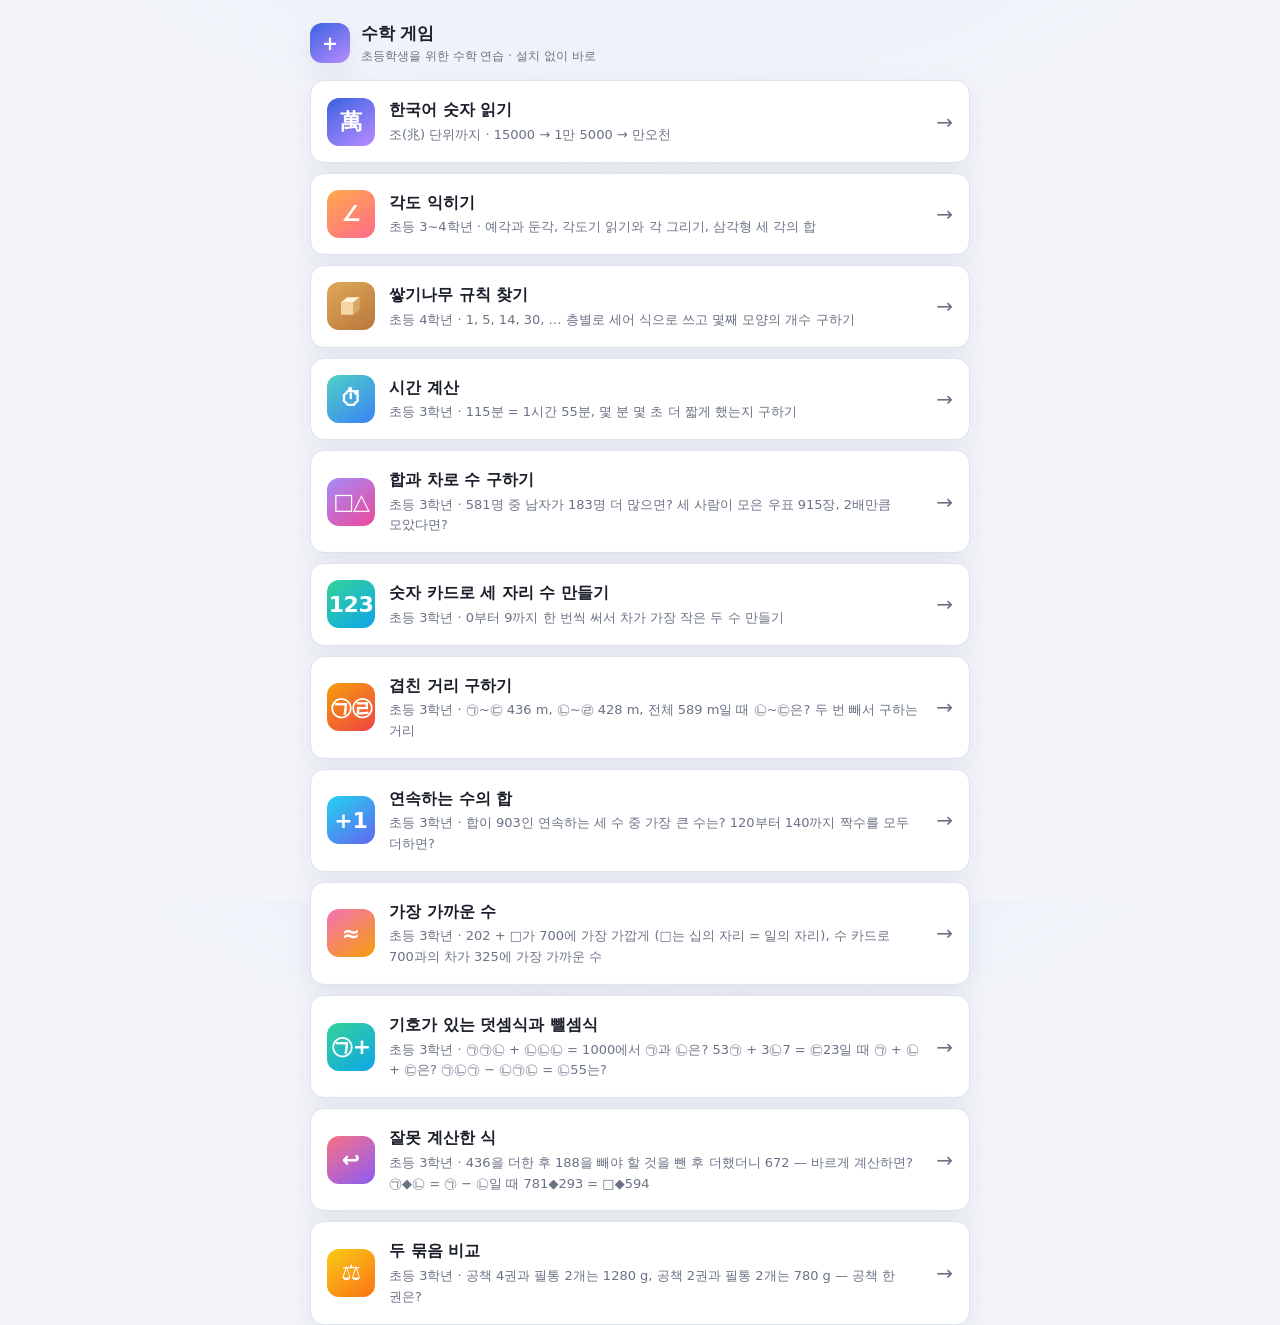
<file: index.html>
<!DOCTYPE html>
<html lang="ko">
<head>
<meta charset="utf-8">
<meta name="viewport" content="width=device-width, initial-scale=1, viewport-fit=cover">
<meta name="description" content="초등학생을 위한 수학 게임 — 한국어 숫자 읽기, 각도 익히기, 쌓기나무 규칙 찾기, 시간 계산, 합과 차로 수 구하기, 숫자 카드로 세 자리 수 만들기.">
<title>수학 게임</title>
<link rel="icon" href="data:image/svg+xml,<svg xmlns='http://www.w3.org/2000/svg' viewBox='0 0 32 32'><text y='26' font-size='26'>🧮</text></svg>">
<link rel="stylesheet" href="css/style.css">
</head>
<body>
<div class="wrap">

  <header class="topbar">
    <div class="brand">
      <span class="logo" aria-hidden="true">+</span>
      <div>
        <h1>수학 게임</h1>
        <p>초등학생을 위한 수학 연습 · 설치 없이 바로</p>
      </div>
    </div>
  </header>

  <ul class="game-list">
    <li>
      <a class="game-card" href="numbers.html">
        <span class="logo" aria-hidden="true">萬</span>
        <span class="game-text">
          <b>한국어 숫자 읽기</b>
          <span>조(兆) 단위까지 · 15000 → 1만 5000 → 만오천</span>
        </span>
        <span class="go" aria-hidden="true">→</span>
      </a>
    </li>
    <li>
      <a class="game-card" href="angles.html">
        <span class="logo logo-angle" aria-hidden="true">∠</span>
        <span class="game-text">
          <b>각도 익히기</b>
          <span>초등 3~4학년 · 예각과 둔각, 각도기 읽기와 각 그리기, 삼각형 세 각의 합</span>
        </span>
        <span class="go" aria-hidden="true">→</span>
      </a>
    </li>
    <li>
      <a class="game-card" href="stacks.html">
        <span class="logo logo-stack" aria-hidden="true"><svg viewBox="0 0 24 24"><path d="M4 9h10v10H4z" fill="#f3d6a4"/><path d="M4 9l5-4h10l-5 4z" fill="#fff3dc"/><path d="M14 9l5-4v10l-5 4z" fill="#d9a865"/></svg></span>
        <span class="game-text">
          <b>쌓기나무 규칙 찾기</b>
          <span>초등 4학년 · 1, 5, 14, 30, … 층별로 세어 식으로 쓰고 몇째 모양의 개수 구하기</span>
        </span>
        <span class="go" aria-hidden="true">→</span>
      </a>
    </li>
    <li>
      <a class="game-card" href="times.html">
        <span class="logo logo-time" aria-hidden="true">⏱</span>
        <span class="game-text">
          <b>시간 계산</b>
          <span>초등 3학년 · 115분 = 1시간 55분, 몇 분 몇 초 더 짧게 했는지 구하기</span>
        </span>
        <span class="go" aria-hidden="true">→</span>
      </a>
    </li>
    <li>
      <a class="game-card" href="sumdiff.html">
        <span class="logo logo-sumdiff" aria-hidden="true">□△</span>
        <span class="game-text">
          <b>합과 차로 수 구하기</b>
          <span>초등 3학년 · 581명 중 남자가 183명 더 많으면? 세 사람이 모은 우표 915장, 2배만큼 모았다면?</span>
        </span>
        <span class="go" aria-hidden="true">→</span>
      </a>
    </li>
    <li>
      <a class="game-card" href="digits.html">
        <span class="logo logo-digits" aria-hidden="true">123</span>
        <span class="game-text">
          <b>숫자 카드로 세 자리 수 만들기</b>
          <span>초등 3학년 · 0부터 9까지 한 번씩 써서 차가 가장 작은 두 수 만들기</span>
        </span>
        <span class="go" aria-hidden="true">→</span>
      </a>
    </li>
    <li>
      <a class="game-card" href="distance.html">
        <span class="logo logo-distance" aria-hidden="true">㉠㉣</span>
        <span class="game-text">
          <b>겹친 거리 구하기</b>
          <span>초등 3학년 · ㉠~㉢ 436 m, ㉡~㉣ 428 m, 전체 589 m일 때 ㉡~㉢은? 두 번 빼서 구하는 거리</span>
        </span>
        <span class="go" aria-hidden="true">→</span>
      </a>
    </li>
    <li>
      <a class="game-card" href="consec.html">
        <span class="logo logo-consec" aria-hidden="true">+1</span>
        <span class="game-text">
          <b>연속하는 수의 합</b>
          <span>초등 3학년 · 합이 903인 연속하는 세 수 중 가장 큰 수는? 120부터 140까지 짝수를 모두 더하면?</span>
        </span>
        <span class="go" aria-hidden="true">→</span>
      </a>
    </li>
    <li>
      <a class="game-card" href="near.html">
        <span class="logo logo-near" aria-hidden="true">≈</span>
        <span class="game-text">
          <b>가장 가까운 수</b>
          <span>초등 3학년 · 202 + □가 700에 가장 가깝게 (□는 십의 자리 = 일의 자리), 수 카드로 700과의 차가 325에 가장 가까운 수</span>
        </span>
        <span class="go" aria-hidden="true">→</span>
      </a>
    </li>
    <li>
      <a class="game-card" href="riddle.html">
        <span class="logo logo-riddle" aria-hidden="true">㉠+</span>
        <span class="game-text">
          <b>기호가 있는 덧셈식과 뺄셈식</b>
          <span>초등 3학년 · ㉠㉠㉡ + ㉡㉡㉡ = 1000에서 ㉠과 ㉡은? 53㉠ + 3㉡7 = ㉢23일 때 ㉠ + ㉡ + ㉢은? ㉠㉡㉠ − ㉡㉠㉡ = ㉡55는?</span>
        </span>
        <span class="go" aria-hidden="true">→</span>
      </a>
    </li>
    <li>
      <a class="game-card" href="wrongcalc.html">
        <span class="logo logo-wrongcalc" aria-hidden="true">↩</span>
        <span class="game-text">
          <b>잘못 계산한 식</b>
          <span>초등 3학년 · 436을 더한 후 188을 빼야 할 것을 뺀 후 더했더니 672 — 바르게 계산하면? ㉠◆㉡ = ㉠ − ㉡일 때 781◆293 = □◆594</span>
        </span>
        <span class="go" aria-hidden="true">→</span>
      </a>
    </li>
    <li>
      <a class="game-card" href="bundle.html">
        <span class="logo logo-bundle" aria-hidden="true">⚖</span>
        <span class="game-text">
          <b>두 묶음 비교</b>
          <span>초등 3학년 · 공책 4권과 필통 2개는 1280 g, 공책 2권과 필통 2개는 780 g — 공책 한 권은?</span>
        </span>
        <span class="go" aria-hidden="true">→</span>
      </a>
    </li>
  </ul>

</div>
</body>
</html>
</file>
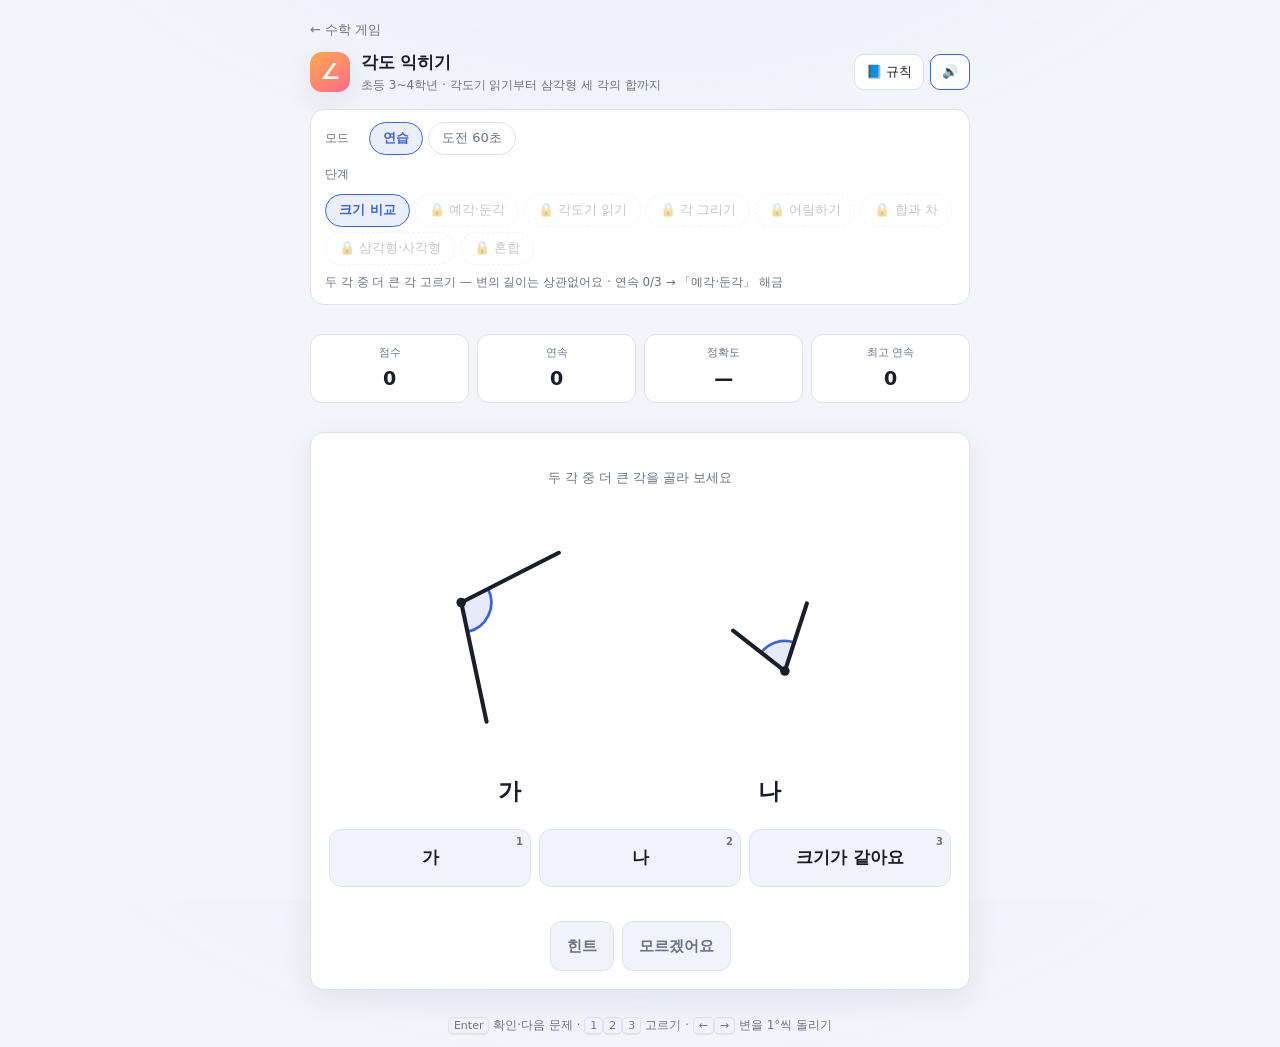
<file: angles.html>
<!DOCTYPE html>
<html lang="ko">
<head>
<meta charset="utf-8">
<meta name="viewport" content="width=device-width, initial-scale=1, viewport-fit=cover">
<meta name="description" content="초등학생 각도 연습 게임 — 각의 크기 비교, 예각·직각·둔각, 각도기 읽기와 각 그리기, 어림하기, 삼각형·사각형의 각까지.">
<title>각도 익히기</title>
<link rel="icon" href="data:image/svg+xml,<svg xmlns='http://www.w3.org/2000/svg' viewBox='0 0 32 32'><text y='26' font-size='26'>📐</text></svg>">
<link rel="stylesheet" href="css/style.css">
<link rel="stylesheet" href="css/angles.css">
</head>
<body>
<div class="wrap">

  <nav class="crumb"><a href="./">← 수학 게임</a></nav>

  <header class="topbar">
    <div class="brand">
      <span class="logo logo-angle" aria-hidden="true">∠</span>
      <div>
        <h1>각도 익히기</h1>
        <p>초등 3~4학년 · 각도기 읽기부터 삼각형 세 각의 합까지</p>
      </div>
    </div>
    <div class="topbar-actions">
      <button type="button" class="icon-btn" id="btn-guide" aria-pressed="false">📘 규칙</button>
      <button type="button" class="icon-btn" id="btn-sound" aria-pressed="true" title="소리 켜기/끄기">🔊</button>
    </div>
  </header>

  <!-- 규칙 시트 -->
  <section class="panel guide" id="guide" hidden>
    <h2>각도 규칙</h2>
    <ul>
      <li><b>각</b>은 한 점에서 그은 두 반직선으로 이루어진 도형이에요. 그 점이 <b>꼭짓점</b>, 두 반직선이 <b>변</b>이에요.</li>
      <li><b>각의 크기는 두 변이 벌어진 정도예요.</b> 변이 길다고 큰 각이 아니에요.</li>
      <li><b>1도(1°)</b>는 직각을 똑같이 90으로 나눈 것 중 하나예요. 그래서 <code>직각 = 90°</code></li>
      <li><b>각도기로 재기:</b> 각도기의 중심을 꼭짓점에, 밑금을 한 변에 맞춘 뒤 그 변이 가리키는
        <b>0에서 시작하는 눈금</b>을 따라 다른 변을 읽어요. 반대쪽 눈금을 읽으면 <code>180° − 정답</code>이 나와요.</li>
      <li><b>예각</b>은 0°보다 크고 직각보다 작은 각, <b>둔각</b>은 직각보다 크고 180°보다 작은 각이에요.</li>
      <li><b>어림하기:</b> 직각(90°)과 그 절반(45°)을 떠올려요. 삼각자의 각 30°·45°·60°·90°도 기준이 돼요.</li>
      <li><b>직선</b>이 이루는 각은 <code>180°</code>, <b>삼각형</b> 세 각의 크기의 합은 <code>180°</code>,
        <b>사각형</b> 네 각의 크기의 합은 <code>360°</code>예요.</li>
      <li>그림의 <b>ㄴ 표시</b>는 직각(90°)이라는 뜻이에요.</li>
    </ul>
  </section>

  <!-- 설정 -->
  <section class="panel">
    <div class="control-row">
      <span class="control-label">모드</span>
      <div class="segmented" id="mode-group" role="group" aria-label="모드">
        <button type="button" data-mode="practice" aria-pressed="true">연습</button>
        <button type="button" data-mode="challenge" aria-pressed="false">도전 60초</button>
      </div>
    </div>
    <div class="control-row">
      <span class="control-label">단계</span>
      <div class="segmented" id="level-group" role="group" aria-label="단계"></div>
    </div>
    <p class="level-hint" id="level-hint"></p>
  </section>

  <!-- 통계 -->
  <dl class="stats">
    <div class="stat"><dt>점수</dt><dd id="stat-score">0</dd></div>
    <div class="stat"><dt>연속</dt><dd id="stat-streak">0</dd></div>
    <div class="stat"><dt>정확도</dt><dd id="stat-accuracy">—</dd></div>
    <div class="stat" id="stat-right-tile"><dt id="stat-right-label">최고 연속</dt><dd id="stat-right">0</dd></div>
  </dl>

  <!-- 문제 -->
  <main class="card" id="card">
    <p class="prompt" id="prompt">두 각 중 더 큰 각을 골라 보세요</p>
    <p class="target" id="target" hidden></p>
    <div class="figure" id="figure"></div>
    <p class="hint-text" id="hint-text" hidden></p>

    <form id="answer-form" autocomplete="off">
      <div class="choices" id="choices" hidden></div>

      <div class="fields">
        <div class="field" id="field-degrees" hidden>
          <div class="field-head">
            <label for="input-degrees" id="label-degrees">각도</label>
            <span class="eg" id="eg-degrees">숫자만 써도 돼요</span>
          </div>
          <div class="degree-input">
            <input id="input-degrees" type="text" inputmode="numeric" spellcheck="false" maxlength="6">
            <span class="unit" aria-hidden="true">°</span>
          </div>
          <p class="field-msg" id="msg-degrees"></p>
        </div>
      </div>

      <div class="nudge" id="nudge" hidden>
        <button type="button" class="btn btn-ghost" data-turn="1" aria-label="시계 반대 방향으로 1° 돌리기">◀ 1°</button>
        <button type="button" class="btn btn-ghost" data-turn="-1" aria-label="시계 방향으로 1° 돌리기">1° ▶</button>
      </div>

      <div class="feedback" id="feedback" hidden></div>

      <div class="actions">
        <button type="submit" class="btn btn-primary" id="btn-submit">확인</button>
        <button type="button" class="btn btn-ghost" id="btn-hint" aria-pressed="false">힌트</button>
        <button type="button" class="btn btn-ghost" id="btn-skip">모르겠어요</button>
      </div>
    </form>

    <div class="result" id="result" hidden>
      <h2 id="result-title">시간 종료!</h2>
      <div class="big" id="result-score">0</div>
      <p id="result-detail"></p>
      <div class="actions">
        <button type="button" class="btn btn-primary" id="btn-restart">다시 도전</button>
      </div>
    </div>
  </main>

  <p class="foot"><kbd>Enter</kbd> 확인·다음 문제 · <kbd>1</kbd><kbd>2</kbd><kbd>3</kbd> 고르기 ·
    <kbd>←</kbd><kbd>→</kbd> 변을 1°씩 돌리기</p>
</div>

<script src="js/angle.js"></script>
<script src="js/angle-game.js"></script>
</body>
</html>
</file>
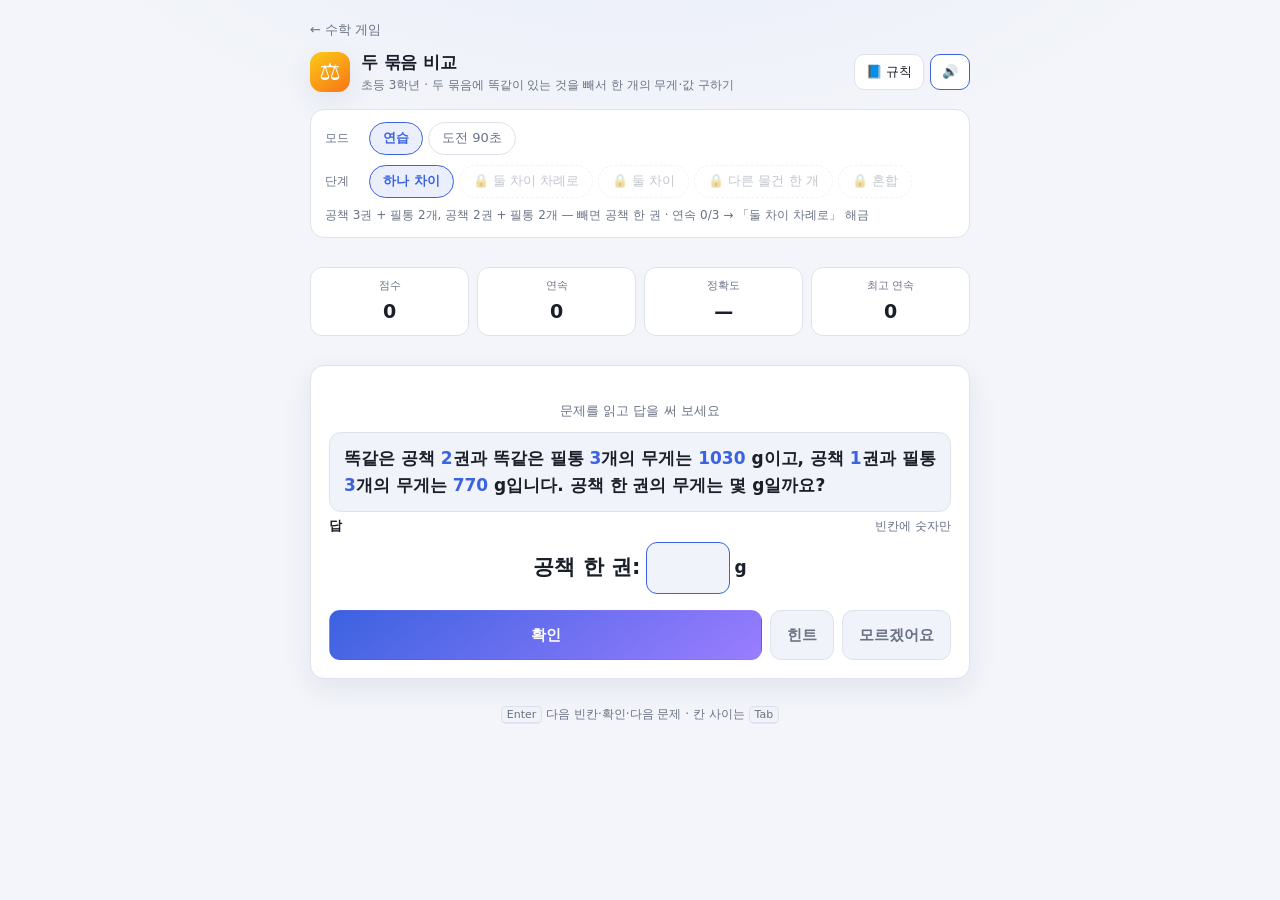
<file: bundle.html>
<!DOCTYPE html>
<html lang="ko">
<head>
<meta charset="utf-8">
<meta name="viewport" content="width=device-width, initial-scale=1, viewport-fit=cover">
<meta name="description" content="두 묶음 비교 — 공책 4권과 필통 2개는 1280 g, 공책 2권과 필통 2개는 780 g일 때 공책 한 권은? 똑같은 것을 빼서 구하기.">
<title>두 묶음 비교</title>
<link rel="icon" href="data:image/svg+xml,<svg xmlns='http://www.w3.org/2000/svg' viewBox='0 0 32 32'><text y='26' font-size='26'>⚖️</text></svg>">
<link rel="stylesheet" href="css/style.css">
<link rel="stylesheet" href="css/bundle.css">
</head>
<body>
<div class="wrap">

  <nav class="crumb"><a href="./">← 수학 게임</a></nav>

  <header class="topbar">
    <div class="brand">
      <span class="logo logo-bundle" aria-hidden="true">⚖</span>
      <div>
        <h1>두 묶음 비교</h1>
        <p>초등 3학년 · 두 묶음에 똑같이 있는 것을 빼서 한 개의 무게·값 구하기</p>
      </div>
    </div>
    <div class="topbar-actions">
      <button type="button" class="icon-btn" id="btn-guide" aria-pressed="false">📘 규칙</button>
      <button type="button" class="icon-btn" id="btn-sound" aria-pressed="true" title="소리 켜기/끄기">🔊</button>
    </div>
  </header>

  <!-- 규칙 시트 -->
  <section class="panel guide" id="guide" hidden>
    <h2>푸는 법</h2>
    <p class="guide-ex">공책 4권 + 필통 2개 = 1280 g, 공책 2권 + 필통 2개 = 780 g일 때 공책 한 권은?</p>
    <ul>
      <li>두 묶음을 나란히 써요. <b>필통 2개는 양쪽에 똑같이</b> 있어요.</li>
      <li>큰 묶음에서 작은 묶음을 빼면 공책만 남아요. <code>공책 2권 = 1280 − 780 = 500 g</code></li>
      <li>공책 2권이 500 g이니 한 권은 반: <code>500의 반은 250 → 250 g</code></li>
      <li>필통도 구하려면: <code>공책 2권 = 500 g</code>이니 <code>필통 2개 = 780 − 500 = 280 g</code>, 한 개는 <code>140 g</code></li>
    </ul>
  </section>

  <!-- 설정 -->
  <section class="panel">
    <div class="control-row">
      <span class="control-label">모드</span>
      <div class="segmented" id="mode-group" role="group" aria-label="모드">
        <button type="button" data-mode="practice" aria-pressed="true">연습</button>
        <button type="button" data-mode="challenge" aria-pressed="false">도전 90초</button>
      </div>
    </div>
    <div class="control-row">
      <span class="control-label">단계</span>
      <div class="segmented" id="level-group" role="group" aria-label="단계"></div>
    </div>
    <p class="level-hint" id="level-hint"></p>
  </section>

  <!-- 통계 -->
  <dl class="stats">
    <div class="stat"><dt>점수</dt><dd id="stat-score">0</dd></div>
    <div class="stat"><dt>연속</dt><dd id="stat-streak">0</dd></div>
    <div class="stat"><dt>정확도</dt><dd id="stat-accuracy">—</dd></div>
    <div class="stat" id="stat-right-tile"><dt id="stat-right-label">최고 연속</dt><dd id="stat-right">0</dd></div>
  </dl>

  <!-- 문제 -->
  <main class="card" id="card">
    <p class="prompt" id="prompt"></p>
    <p class="story" id="story" hidden></p>
    <div class="expr" id="expr" hidden></div>
    <p class="hint-text" id="hint-text" hidden></p>

    <form id="answer-form" autocomplete="off">
      <div class="field" id="field-lines">
        <div class="field-head">
          <span class="label" id="label-lines">답</span>
          <span class="eg">빈칸에 숫자만</span>
        </div>
        <div class="eq-lines" id="eq-lines"></div>
        <p class="field-msg" id="msg-lines"></p>
      </div>

      <div class="feedback" id="feedback" hidden></div>
      <div class="strip" id="strip" hidden></div>

      <div class="actions">
        <button type="submit" class="btn btn-primary" id="btn-submit">확인</button>
        <button type="button" class="btn btn-ghost" id="btn-hint" aria-pressed="false">힌트</button>
        <button type="button" class="btn btn-ghost" id="btn-skip">모르겠어요</button>
      </div>
    </form>

    <div class="result" id="result" hidden>
      <h2 id="result-title">시간 종료!</h2>
      <div class="big" id="result-score">0</div>
      <p id="result-detail"></p>
      <div class="actions">
        <button type="button" class="btn btn-primary" id="btn-restart">다시 도전</button>
      </div>
    </div>
  </main>

  <p class="foot"><kbd>Enter</kbd> 다음 빈칸·확인·다음 문제 · 칸 사이는 <kbd>Tab</kbd></p>
</div>

<script src="js/bundle.js"></script>
<script src="js/bundle-game.js"></script>
</body>
</html>
</file>
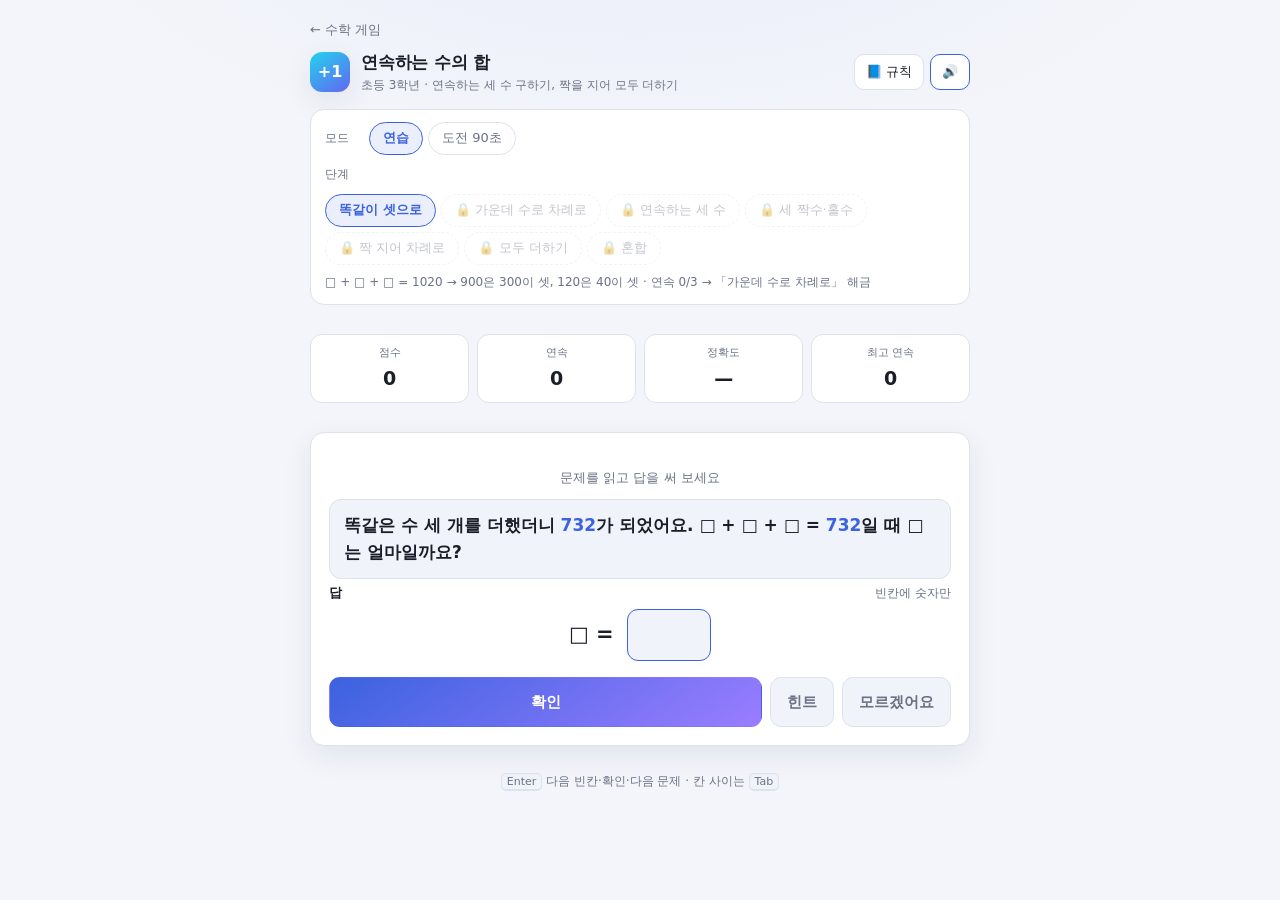
<file: consec.html>
<!DOCTYPE html>
<html lang="ko">
<head>
<meta charset="utf-8">
<meta name="viewport" content="width=device-width, initial-scale=1, viewport-fit=cover">
<meta name="description" content="초등 연속하는 수의 합 — 120부터 140까지 짝수의 합, 합이 903인 연속하는 세 수 중 가장 큰 수, 합이 1020인 세 짝수 중 가장 작은 수.">
<title>연속하는 수의 합</title>
<link rel="icon" href="data:image/svg+xml,<svg xmlns='http://www.w3.org/2000/svg' viewBox='0 0 32 32'><text y='26' font-size='26'>🔢</text></svg>">
<link rel="stylesheet" href="css/style.css">
<link rel="stylesheet" href="css/consec.css">
</head>
<body>
<div class="wrap">

  <nav class="crumb"><a href="./">← 수학 게임</a></nav>

  <header class="topbar">
    <div class="brand">
      <span class="logo logo-consec" aria-hidden="true">+1</span>
      <div>
        <h1>연속하는 수의 합</h1>
        <p>초등 3학년 · 연속하는 세 수 구하기, 짝을 지어 모두 더하기</p>
      </div>
    </div>
    <div class="topbar-actions">
      <button type="button" class="icon-btn" id="btn-guide" aria-pressed="false">📘 규칙</button>
      <button type="button" class="icon-btn" id="btn-sound" aria-pressed="true" title="소리 켜기/끄기">🔊</button>
    </div>
  </header>

  <!-- 규칙 시트 -->
  <section class="panel guide" id="guide" hidden>
    <h2>푸는 법</h2>
    <p class="guide-ex">연속하는 세 수의 합이 903일 때 가장 큰 수는?</p>
    <ul>
      <li>가운데 수를 <b>□</b>라고 하면 세 수는 <code>□ − 1, □, □ + 1</code></li>
      <li>빼고 더한 1이 없어지니 <b>합은 □ + □ + □</b>예요. <code>□ + □ + □ = 903</code></li>
      <li>자리마다 셋으로 나눠요. <code>900 = 300 + 300 + 300, 3 = 1 + 1 + 1 → □ = 301</code></li>
      <li>세 수는 300, 301, 302 → 가장 큰 수 <code>302</code></li>
      <li><b>짝수·홀수</b>는 2씩 차이 나요. <code>□ − 2, □, □ + 2</code></li>
    </ul>
    <p class="guide-ex">120부터 140까지의 짝수를 모두 더하면?</p>
    <ul>
      <li>120, 122, …, 140은 <b>11개</b>예요. 「부터」「까지」는 끝 수도 넣어요.</li>
      <li><b>앞뒤로 짝</b>을 지으면 <code>120 + 140 = 122 + 138 = … = 260</code>이 5쌍, 가운데 130이 남아요.</li>
      <li><code>260 × 5 + 130 = 1300 + 130 = 1430</code></li>
    </ul>
  </section>

  <!-- 설정 -->
  <section class="panel">
    <div class="control-row">
      <span class="control-label">모드</span>
      <div class="segmented" id="mode-group" role="group" aria-label="모드">
        <button type="button" data-mode="practice" aria-pressed="true">연습</button>
        <button type="button" data-mode="challenge" aria-pressed="false">도전 90초</button>
      </div>
    </div>
    <div class="control-row">
      <span class="control-label">단계</span>
      <div class="segmented" id="level-group" role="group" aria-label="단계"></div>
    </div>
    <p class="level-hint" id="level-hint"></p>
  </section>

  <!-- 통계 -->
  <dl class="stats">
    <div class="stat"><dt>점수</dt><dd id="stat-score">0</dd></div>
    <div class="stat"><dt>연속</dt><dd id="stat-streak">0</dd></div>
    <div class="stat"><dt>정확도</dt><dd id="stat-accuracy">—</dd></div>
    <div class="stat" id="stat-right-tile"><dt id="stat-right-label">최고 연속</dt><dd id="stat-right">0</dd></div>
  </dl>

  <!-- 문제 -->
  <main class="card" id="card">
    <p class="prompt" id="prompt"></p>
    <p class="story" id="story" hidden></p>
    <p class="hint-text" id="hint-text" hidden></p>

    <form id="answer-form" autocomplete="off">
      <div class="field" id="field-lines">
        <div class="field-head">
          <span class="label" id="label-lines">답</span>
          <span class="eg">빈칸에 숫자만</span>
        </div>
        <div class="eq-lines" id="eq-lines"></div>
        <p class="field-msg" id="msg-lines"></p>
      </div>

      <div class="feedback" id="feedback" hidden></div>
      <div class="strip" id="strip" hidden></div>

      <div class="actions">
        <button type="submit" class="btn btn-primary" id="btn-submit">확인</button>
        <button type="button" class="btn btn-ghost" id="btn-hint" aria-pressed="false">힌트</button>
        <button type="button" class="btn btn-ghost" id="btn-skip">모르겠어요</button>
      </div>
    </form>

    <div class="result" id="result" hidden>
      <h2 id="result-title">시간 종료!</h2>
      <div class="big" id="result-score">0</div>
      <p id="result-detail"></p>
      <div class="actions">
        <button type="button" class="btn btn-primary" id="btn-restart">다시 도전</button>
      </div>
    </div>
  </main>

  <p class="foot"><kbd>Enter</kbd> 다음 빈칸·확인·다음 문제 · 칸 사이는 <kbd>Tab</kbd></p>
</div>

<script src="js/consec.js"></script>
<script src="js/consec-game.js"></script>
</body>
</html>
</file>
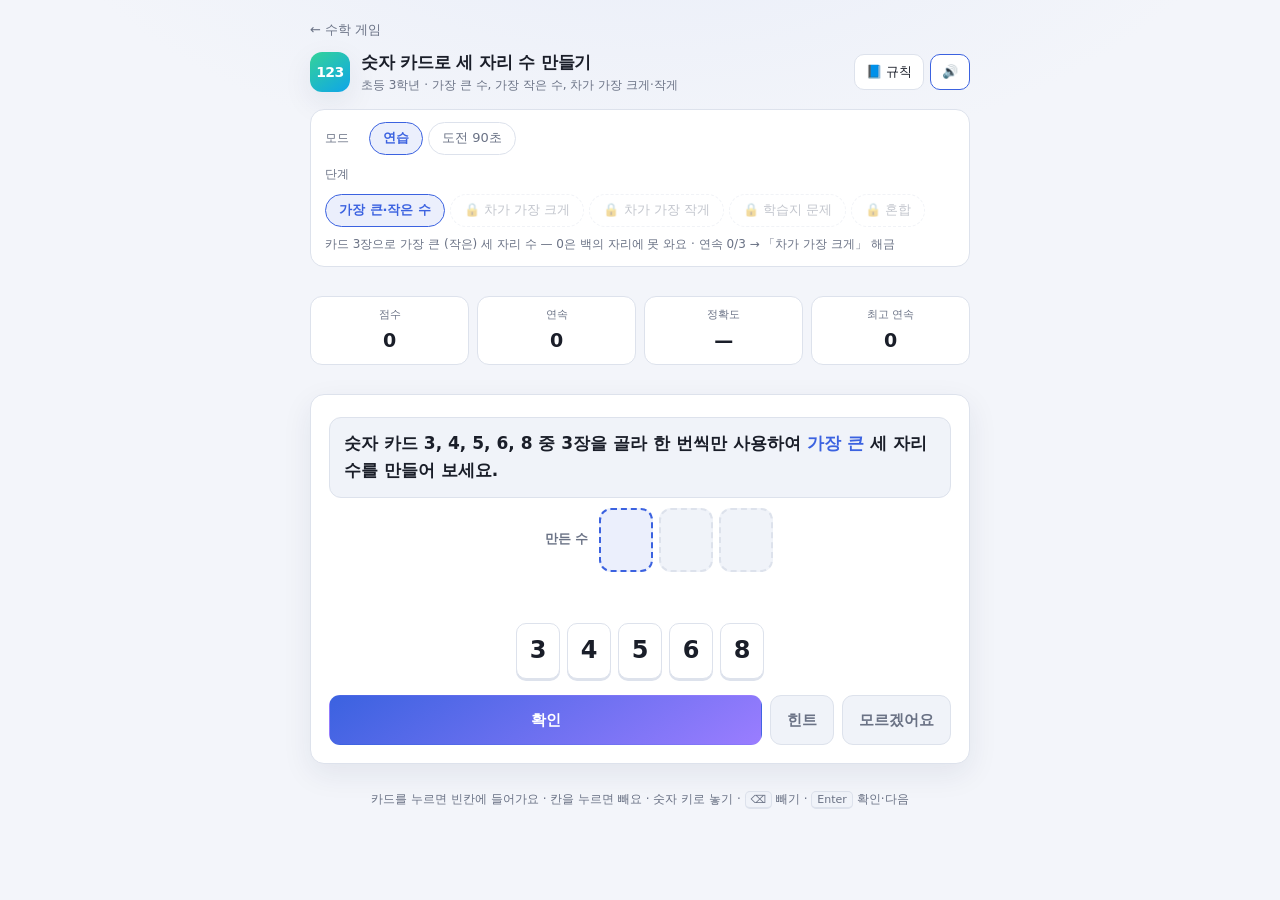
<file: digits.html>
<!DOCTYPE html>
<html lang="ko">
<head>
<meta charset="utf-8">
<meta name="viewport" content="width=device-width, initial-scale=1, viewport-fit=cover">
<meta name="description" content="초등 숫자 카드 문제 — 0부터 9까지 한 번씩 써서 차가 가장 작은 두 세 자리 수 만들기.">
<title>숫자 카드로 세 자리 수 만들기</title>
<link rel="icon" href="data:image/svg+xml,<svg xmlns='http://www.w3.org/2000/svg' viewBox='0 0 32 32'><text y='26' font-size='26'>🃏</text></svg>">
<link rel="stylesheet" href="css/style.css">
<link rel="stylesheet" href="css/digits.css">
</head>
<body>
<div class="wrap">

  <nav class="crumb"><a href="./">← 수학 게임</a></nav>

  <header class="topbar">
    <div class="brand">
      <span class="logo logo-digits" aria-hidden="true">123</span>
      <div>
        <h1>숫자 카드로 세 자리 수 만들기</h1>
        <p>초등 3학년 · 가장 큰 수, 가장 작은 수, 차가 가장 크게·작게</p>
      </div>
    </div>
    <div class="topbar-actions">
      <button type="button" class="icon-btn" id="btn-guide" aria-pressed="false">📘 규칙</button>
      <button type="button" class="icon-btn" id="btn-sound" aria-pressed="true" title="소리 켜기/끄기">🔊</button>
    </div>
  </header>

  <!-- 규칙 시트 -->
  <section class="panel guide" id="guide" hidden>
    <h2>만드는 법</h2>
    <ul>
      <li><b>가장 큰 수</b>는 높은 자리부터 큰 숫자를. <code>0 3 5 8 → 853</code></li>
      <li><b>가장 작은 수</b>는 높은 자리부터 작은 숫자를. 단, <b>0은 백의 자리에 못 와요.</b> <code>0 3 5 8 → 305</code></li>
      <li><b>차가 가장 크게:</b> 큰 수는 가장 크게, 작은 수는 남은 숫자로 가장 작게. <code>987 − 102 = 885</code></li>
      <li><b>차가 가장 작게:</b> 백의 자리 숫자의 차를 1로 하고, 큰 수의 나머지는 가장 작게, 작은 수의 나머지는 가장 크게.
        <code>301 − 298 = 3</code></li>
      <li>답이 여러 개일 수 있어요. <code>401 − 398</code>, <code>501 − 498</code>도 차가 3이에요.</li>
    </ul>
  </section>

  <!-- 설정 -->
  <section class="panel">
    <div class="control-row">
      <span class="control-label">모드</span>
      <div class="segmented" id="mode-group" role="group" aria-label="모드">
        <button type="button" data-mode="practice" aria-pressed="true">연습</button>
        <button type="button" data-mode="challenge" aria-pressed="false">도전 90초</button>
      </div>
    </div>
    <div class="control-row">
      <span class="control-label">단계</span>
      <div class="segmented" id="level-group" role="group" aria-label="단계"></div>
    </div>
    <p class="level-hint" id="level-hint"></p>
  </section>

  <!-- 통계 -->
  <dl class="stats">
    <div class="stat"><dt>점수</dt><dd id="stat-score">0</dd></div>
    <div class="stat"><dt>연속</dt><dd id="stat-streak">0</dd></div>
    <div class="stat"><dt>정확도</dt><dd id="stat-accuracy">—</dd></div>
    <div class="stat" id="stat-right-tile"><dt id="stat-right-label">최고 연속</dt><dd id="stat-right">0</dd></div>
  </dl>

  <!-- 문제 -->
  <main class="card" id="card">
    <p class="story" id="story"></p>
    <p class="hint-text" id="hint-text" hidden></p>

    <form id="answer-form" autocomplete="off">
      <div class="field" id="field-board">
        <div class="board" id="board"></div>
        <p class="live" id="live" aria-live="polite"></p>
        <div class="cards" id="cards" role="group" aria-label="숫자 카드"></div>
        <p class="field-msg" id="msg-board"></p>
      </div>

      <div class="feedback" id="feedback" hidden></div>

      <div class="actions">
        <button type="submit" class="btn btn-primary" id="btn-submit">확인</button>
        <button type="button" class="btn btn-ghost" id="btn-hint" aria-pressed="false">힌트</button>
        <button type="button" class="btn btn-ghost" id="btn-skip">모르겠어요</button>
      </div>
    </form>

    <div class="result" id="result" hidden>
      <h2 id="result-title">시간 종료!</h2>
      <div class="big" id="result-score">0</div>
      <p id="result-detail"></p>
      <div class="actions">
        <button type="button" class="btn btn-primary" id="btn-restart">다시 도전</button>
      </div>
    </div>
  </main>

  <p class="foot">카드를 누르면 빈칸에 들어가요 · 칸을 누르면 빼요 · 숫자 키로 놓기 · <kbd>⌫</kbd> 빼기 · <kbd>Enter</kbd> 확인·다음</p>
</div>

<script src="js/digitcard.js"></script>
<script src="js/digit-game.js"></script>
</body>
</html>
</file>
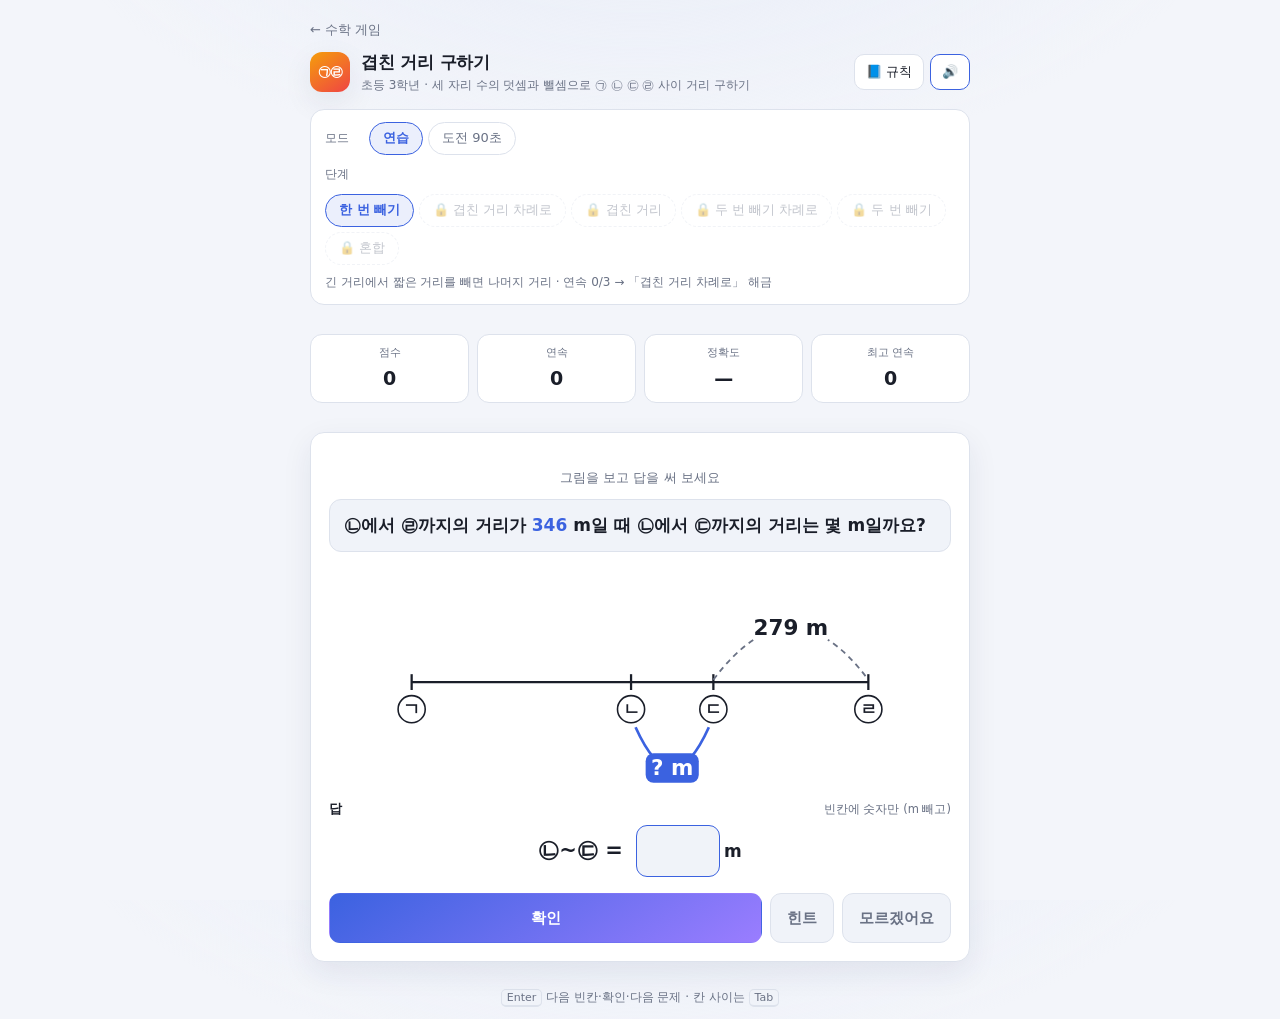
<file: distance.html>
<!DOCTYPE html>
<html lang="ko">
<head>
<meta charset="utf-8">
<meta name="viewport" content="width=device-width, initial-scale=1, viewport-fit=cover">
<meta name="description" content="초등 거리 문제 — ㉠~㉣ 589 m, ㉠~㉢ 436 m, ㉡~㉣ 428 m일 때 ㉡~㉢은? 겹친 거리와 두 번 빼서 구하는 거리.">
<title>겹친 거리 구하기</title>
<link rel="icon" href="data:image/svg+xml,<svg xmlns='http://www.w3.org/2000/svg' viewBox='0 0 32 32'><text y='26' font-size='26'>📏</text></svg>">
<link rel="stylesheet" href="css/style.css">
<link rel="stylesheet" href="css/distance.css">
</head>
<body>
<div class="wrap">

  <nav class="crumb"><a href="./">← 수학 게임</a></nav>

  <header class="topbar">
    <div class="brand">
      <span class="logo logo-distance" aria-hidden="true">㉠㉣</span>
      <div>
        <h1>겹친 거리 구하기</h1>
        <p>초등 3학년 · 세 자리 수의 덧셈과 뺄셈으로 ㉠ ㉡ ㉢ ㉣ 사이 거리 구하기</p>
      </div>
    </div>
    <div class="topbar-actions">
      <button type="button" class="icon-btn" id="btn-guide" aria-pressed="false">📘 규칙</button>
      <button type="button" class="icon-btn" id="btn-sound" aria-pressed="true" title="소리 켜기/끄기">🔊</button>
    </div>
  </header>

  <!-- 규칙 시트 -->
  <section class="panel guide" id="guide" hidden>
    <h2>푸는 법</h2>
    <p class="guide-ex">겹친 거리 — ㉠~㉣ 589 m, ㉠~㉢ 436 m, ㉡~㉣ 428 m일 때 ㉡~㉢은?</p>
    <ul>
      <li>㉠~㉢과 ㉡~㉣을 <b>더하면</b> 가운데 ㉡~㉢을 <b>두 번</b> 센 거예요. <code>436 + 428 = 864</code></li>
      <li>더한 거리에서 <b>전체 ㉠~㉣을 빼면</b> 두 번 센 부분만 남아요. <code>864 − 589 = 275</code></li>
    </ul>
    <p class="guide-ex">두 번 빼기 — ㉡~㉣ 508 m, ㉠~㉢ 439 m, ㉢~㉣ 235 m일 때 ㉠~㉡은?</p>
    <ul>
      <li>한 번에는 못 구해요. <b>가운데 ㉡~㉢부터</b> 구해요. <code>508 − 235 = 273</code></li>
      <li>그다음 ㉠~㉢에서 가운데를 빼요. <code>439 − 273 = 166</code></li>
      <li>빼려면 두 거리가 <b>같은 곳에서 시작하거나 끝나야</b> 해요.</li>
    </ul>
  </section>

  <!-- 설정 -->
  <section class="panel">
    <div class="control-row">
      <span class="control-label">모드</span>
      <div class="segmented" id="mode-group" role="group" aria-label="모드">
        <button type="button" data-mode="practice" aria-pressed="true">연습</button>
        <button type="button" data-mode="challenge" aria-pressed="false">도전 90초</button>
      </div>
    </div>
    <div class="control-row">
      <span class="control-label">단계</span>
      <div class="segmented" id="level-group" role="group" aria-label="단계"></div>
    </div>
    <p class="level-hint" id="level-hint"></p>
  </section>

  <!-- 통계 -->
  <dl class="stats">
    <div class="stat"><dt>점수</dt><dd id="stat-score">0</dd></div>
    <div class="stat"><dt>연속</dt><dd id="stat-streak">0</dd></div>
    <div class="stat"><dt>정확도</dt><dd id="stat-accuracy">—</dd></div>
    <div class="stat" id="stat-right-tile"><dt id="stat-right-label">최고 연속</dt><dd id="stat-right">0</dd></div>
  </dl>

  <!-- 문제 -->
  <main class="card" id="card">
    <p class="prompt" id="prompt"></p>
    <p class="story" id="story" hidden></p>
    <div class="diagram-box" id="diagram"></div>
    <p class="hint-text" id="hint-text" hidden></p>

    <form id="answer-form" autocomplete="off">
      <div class="field" id="field-lines">
        <div class="field-head">
          <span class="label" id="label-lines">답</span>
          <span class="eg">빈칸에 숫자만 (m 빼고)</span>
        </div>
        <div class="eq-lines" id="eq-lines"></div>
        <p class="field-msg" id="msg-lines"></p>
      </div>

      <div class="feedback" id="feedback" hidden></div>

      <div class="actions">
        <button type="submit" class="btn btn-primary" id="btn-submit">확인</button>
        <button type="button" class="btn btn-ghost" id="btn-hint" aria-pressed="false">힌트</button>
        <button type="button" class="btn btn-ghost" id="btn-skip">모르겠어요</button>
      </div>
    </form>

    <div class="result" id="result" hidden>
      <h2 id="result-title">시간 종료!</h2>
      <div class="big" id="result-score">0</div>
      <p id="result-detail"></p>
      <div class="actions">
        <button type="button" class="btn btn-primary" id="btn-restart">다시 도전</button>
      </div>
    </div>
  </main>

  <p class="foot"><kbd>Enter</kbd> 다음 빈칸·확인·다음 문제 · 칸 사이는 <kbd>Tab</kbd></p>
</div>

<script src="js/distance.js"></script>
<script src="js/distance-game.js"></script>
</body>
</html>
</file>
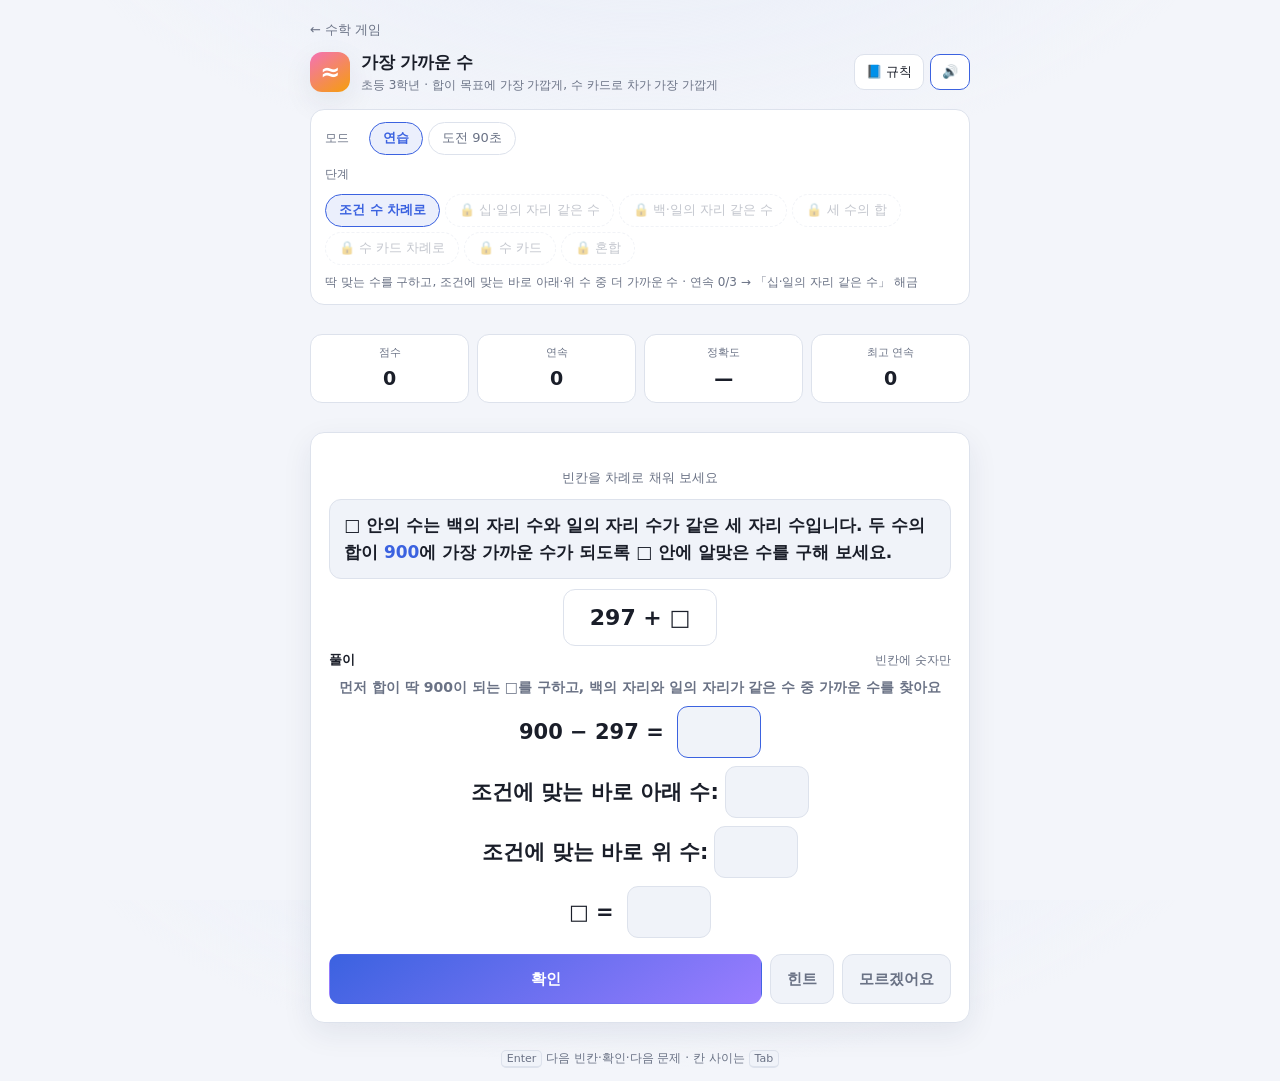
<file: near.html>
<!DOCTYPE html>
<html lang="ko">
<head>
<meta charset="utf-8">
<meta name="viewport" content="width=device-width, initial-scale=1, viewport-fit=cover">
<meta name="description" content="초등 가장 가까운 수 — 202 + □가 700에 가장 가깝게, 십·일의 자리나 백·일의 자리가 같은 수, 수 카드로 차가 325에 가장 가까운 수 만들기.">
<title>가장 가까운 수</title>
<link rel="icon" href="data:image/svg+xml,<svg xmlns='http://www.w3.org/2000/svg' viewBox='0 0 32 32'><text y='26' font-size='26'>🎯</text></svg>">
<link rel="stylesheet" href="css/style.css">
<link rel="stylesheet" href="css/near.css">
</head>
<body>
<div class="wrap">

  <nav class="crumb"><a href="./">← 수학 게임</a></nav>

  <header class="topbar">
    <div class="brand">
      <span class="logo logo-near" aria-hidden="true">≈</span>
      <div>
        <h1>가장 가까운 수</h1>
        <p>초등 3학년 · 합이 목표에 가장 가깝게, 수 카드로 차가 가장 가깝게</p>
      </div>
    </div>
    <div class="topbar-actions">
      <button type="button" class="icon-btn" id="btn-guide" aria-pressed="false">📘 규칙</button>
      <button type="button" class="icon-btn" id="btn-sound" aria-pressed="true" title="소리 켜기/끄기">🔊</button>
    </div>
  </header>

  <!-- 규칙 시트 -->
  <section class="panel guide" id="guide" hidden>
    <h2>푸는 법</h2>
    <p class="guide-ex">□는 십의 자리 수와 일의 자리 수가 같은 세 자리 수. 202 + □가 700에 가장 가깝게 하려면?</p>
    <ul>
      <li>먼저 <b>딱 맞는 수</b>를 구해요. <code>□ = 700 − 202 = 498</code></li>
      <li>498은 조건에 안 맞아요. 조건에 맞는 <b>바로 아래 수와 바로 위 수</b>를 찾아요. <code>488, 499</code></li>
      <li>더 가까운 쪽을 골라요. <code>498 − 488 = 10, 499 − 498 = 1 → 499</code></li>
      <li>세 수의 합이면 아는 두 수부터 더해요. <code>354 + 268 = 622 → □ = 800 − 622 = 178</code></li>
    </ul>
    <p class="guide-ex">수 카드 1, 4, 6, 3 중 세 장으로 700과의 차가 325에 가장 가까운 수는?</p>
    <ul>
      <li>차가 딱 325인 수: <code>700 − 325 = 375</code></li>
      <li>카드로 만든 375 바로 아래 수 <code>364</code>, 바로 위 수 <code>413</code></li>
      <li><code>375 − 364 = 11, 413 − 375 = 38 → 364</code></li>
    </ul>
  </section>

  <!-- 설정 -->
  <section class="panel">
    <div class="control-row">
      <span class="control-label">모드</span>
      <div class="segmented" id="mode-group" role="group" aria-label="모드">
        <button type="button" data-mode="practice" aria-pressed="true">연습</button>
        <button type="button" data-mode="challenge" aria-pressed="false">도전 90초</button>
      </div>
    </div>
    <div class="control-row">
      <span class="control-label">단계</span>
      <div class="segmented" id="level-group" role="group" aria-label="단계"></div>
    </div>
    <p class="level-hint" id="level-hint"></p>
  </section>

  <!-- 통계 -->
  <dl class="stats">
    <div class="stat"><dt>점수</dt><dd id="stat-score">0</dd></div>
    <div class="stat"><dt>연속</dt><dd id="stat-streak">0</dd></div>
    <div class="stat"><dt>정확도</dt><dd id="stat-accuracy">—</dd></div>
    <div class="stat" id="stat-right-tile"><dt id="stat-right-label">최고 연속</dt><dd id="stat-right">0</dd></div>
  </dl>

  <!-- 문제 -->
  <main class="card" id="card">
    <p class="prompt" id="prompt"></p>
    <p class="story" id="story" hidden></p>
    <div class="expr" id="expr" hidden></div>
    <p class="hint-text" id="hint-text" hidden></p>

    <form id="answer-form" autocomplete="off">
      <div class="field" id="field-lines">
        <div class="field-head">
          <span class="label" id="label-lines">답</span>
          <span class="eg">빈칸에 숫자만</span>
        </div>
        <div class="eq-lines" id="eq-lines"></div>
        <p class="field-msg" id="msg-lines"></p>
      </div>

      <div class="feedback" id="feedback" hidden></div>
      <div class="strip" id="strip" hidden></div>

      <div class="actions">
        <button type="submit" class="btn btn-primary" id="btn-submit">확인</button>
        <button type="button" class="btn btn-ghost" id="btn-hint" aria-pressed="false">힌트</button>
        <button type="button" class="btn btn-ghost" id="btn-skip">모르겠어요</button>
      </div>
    </form>

    <div class="result" id="result" hidden>
      <h2 id="result-title">시간 종료!</h2>
      <div class="big" id="result-score">0</div>
      <p id="result-detail"></p>
      <div class="actions">
        <button type="button" class="btn btn-primary" id="btn-restart">다시 도전</button>
      </div>
    </div>
  </main>

  <p class="foot"><kbd>Enter</kbd> 다음 빈칸·확인·다음 문제 · 칸 사이는 <kbd>Tab</kbd></p>
</div>

<script src="js/near.js"></script>
<script src="js/near-game.js"></script>
</body>
</html>
</file>
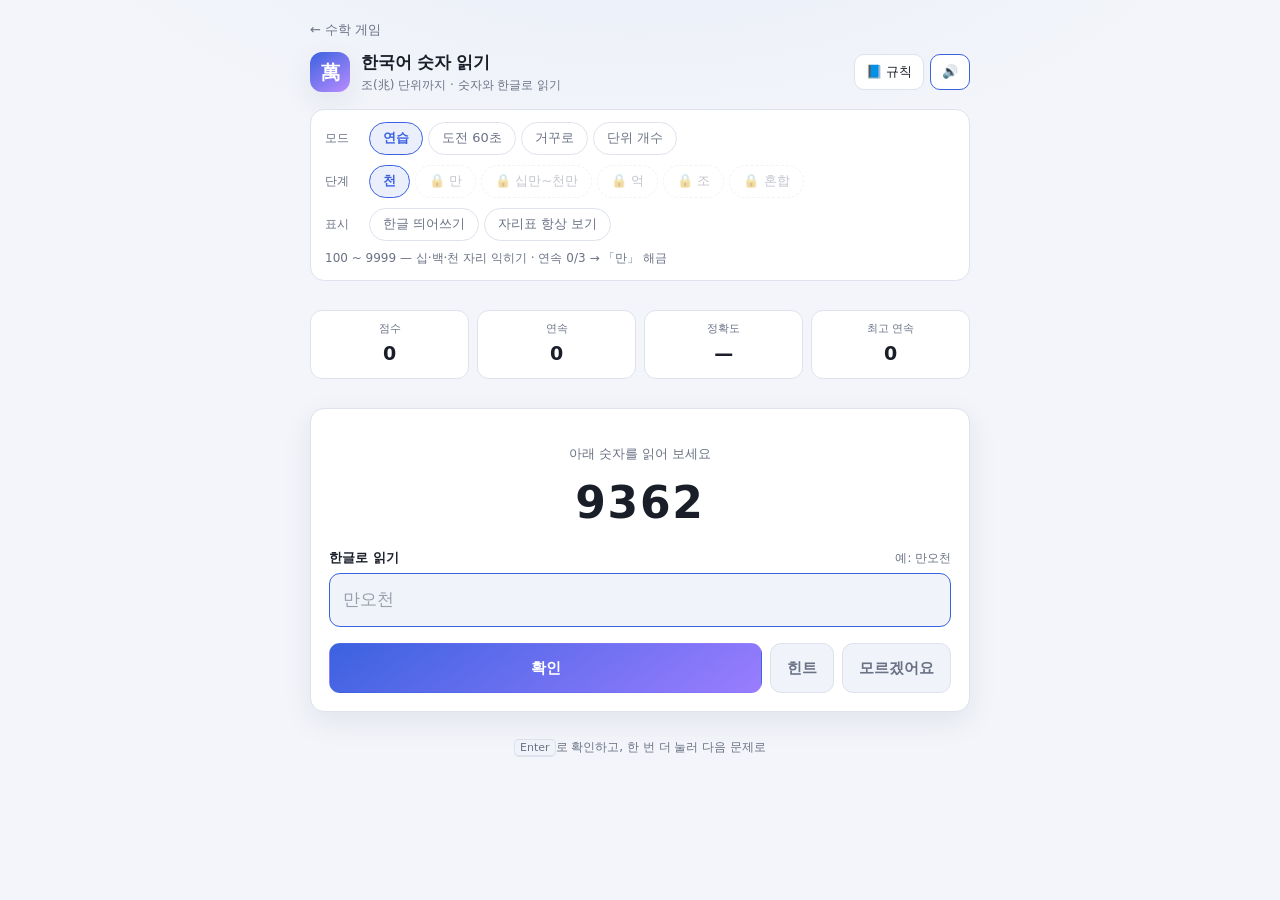
<file: numbers.html>
<!DOCTYPE html>
<html lang="ko">
<head>
<meta charset="utf-8">
<meta name="viewport" content="width=device-width, initial-scale=1, viewport-fit=cover">
<meta name="description" content="한국어 수 읽기 연습 게임 — 조 단위까지, 숫자를 '1만 5000'으로 끊어 쓰고 '만오천'으로 읽는 법을 익힙니다.">
<title>한국어 숫자 읽기</title>
<link rel="icon" href="data:image/svg+xml,<svg xmlns='http://www.w3.org/2000/svg' viewBox='0 0 32 32'><text y='26' font-size='26'>🔢</text></svg>">
<link rel="stylesheet" href="css/style.css">
</head>
<body>
<div class="wrap">

  <nav class="crumb"><a href="./">← 수학 게임</a></nav>

  <header class="topbar">
    <div class="brand">
      <span class="logo" aria-hidden="true">萬</span>
      <div>
        <h1>한국어 숫자 읽기</h1>
        <p>조(兆) 단위까지 · 숫자와 한글로 읽기</p>
      </div>
    </div>
    <div class="topbar-actions">
      <button type="button" class="icon-btn" id="btn-guide" aria-pressed="false">📘 규칙</button>
      <button type="button" class="icon-btn" id="btn-sound" aria-pressed="true" title="소리 켜기/끄기">🔊</button>
    </div>
  </header>

  <!-- 규칙 시트 -->
  <section class="panel guide" id="guide" hidden>
    <h2>수 읽기 규칙</h2>
    <div class="unit-scale">
      <span><b>일</b> 1</span>
      <span><b>십</b> 10</span>
      <span><b>백</b> 100</span>
      <span><b>천</b> 1000</span>
      <span><b>만</b> 10000</span>
      <span><b>억</b> 1억</span>
      <span><b>조</b> 1조</span>
    </div>
    <ul>
      <li><b>네 자리씩 끊는다.</b> 영어는 세 자리(thousand·million)지만 한국어는 네 자리마다
        <code>만·억·조</code>로 올라간다. <code>12345678 → 1234만 5678</code></li>
      <li><b>쉼표는 도움이 안 된다.</b> 영수증의 <code>12,345,678</code>은 세 자리씩 끊은 것이라
        한국어 읽기와 어긋난다. 이 게임이 문제를 쉼표 없이 보여 주는 이유다.</li>
      <li><b>십·백·천 앞의 1은 읽지 않는다.</b> <code>110 → 백십</code> (일백일십 ✗)</li>
      <li><b>만 앞의 1도 읽지 않는다.</b> <code>10000 → 만</code> (일만도 통용되지만 기본은 「만」)</li>
      <li><b>억·조 앞의 1은 읽는다.</b> <code>100000000 → 일억</code>, <code>1조 → 일조</code></li>
      <li><b>0인 자리는 통째로 건너뛴다.</b> <code>100020000 → 1억 2만 → 일억이만</code></li>
      <li><b>한글로 적을 때는 만 단위로 띄어 쓴다.</b>
        <code>구천육백칠십일억 이백오십만 오십사</code> — 위 「한글 띄어쓰기」를 켜면 이렇게 보여 준다.</li>
      <li><b>조 다음은 경(京).</b> 이 게임은 조까지 다룬다. <code>1조 = 10<sup>12</sup></code></li>
    </ul>
  </section>

  <!-- 설정 -->
  <section class="panel">
    <div class="control-row">
      <span class="control-label">모드</span>
      <div class="segmented" id="mode-group" role="group" aria-label="모드">
        <button type="button" data-mode="practice" aria-pressed="true">연습</button>
        <button type="button" data-mode="challenge" aria-pressed="false">도전 60초</button>
        <button type="button" data-mode="reverse" aria-pressed="false">거꾸로</button>
        <button type="button" data-mode="compose" aria-pressed="false">단위 개수</button>
      </div>
    </div>
    <div class="control-row">
      <span class="control-label">단계</span>
      <div class="segmented" id="level-group" role="group" aria-label="단계"></div>
    </div>
    <div class="control-row">
      <span class="control-label">표시</span>
      <div class="segmented" id="display-group" role="group" aria-label="표시 설정">
        <button type="button" data-toggle="spaced" aria-pressed="false">한글 띄어쓰기</button>
        <button type="button" data-toggle="places" aria-pressed="false">자리표 항상 보기</button>
      </div>
    </div>
    <p class="level-hint" id="level-hint"></p>
  </section>

  <!-- 통계 -->
  <dl class="stats">
    <div class="stat"><dt>점수</dt><dd id="stat-score">0</dd></div>
    <div class="stat"><dt>연속</dt><dd id="stat-streak">0</dd></div>
    <div class="stat"><dt>정확도</dt><dd id="stat-accuracy">—</dd></div>
    <div class="stat" id="stat-right-tile"><dt id="stat-right-label">최고 연속</dt><dd id="stat-right">0</dd></div>
  </dl>

  <!-- 문제 -->
  <main class="card" id="card">
    <p class="prompt" id="prompt">아래 숫자를 읽어 보세요</p>
    <p class="question" id="question">15000</p>
    <div class="place-table" id="place-table" hidden></div>

    <form id="answer-form" autocomplete="off">
      <div class="fields">
        <div class="field" id="field-mixed">
          <div class="field-head">
            <label for="input-mixed">네 자리마다 단위 넣어 숫자 읽기</label>
            <span class="eg">예: 1만 5000</span>
          </div>
          <input id="input-mixed" type="text" inputmode="text" placeholder="1만 5000" spellcheck="false">
          <p class="field-msg" id="msg-mixed"></p>
        </div>

        <div class="field" id="field-hangul">
          <div class="field-head">
            <label for="input-hangul">한글로 읽기</label>
            <span class="eg">예: 만오천</span>
          </div>
          <input id="input-hangul" type="text" placeholder="만오천" spellcheck="false">
          <p class="field-msg" id="msg-hangul"></p>
        </div>

        <div class="field" id="field-digits" hidden>
          <div class="field-head">
            <label for="input-digits">숫자로 쓰기</label>
            <span class="eg">예: 15000</span>
          </div>
          <input id="input-digits" type="text" inputmode="numeric" placeholder="15000" spellcheck="false">
          <p class="field-msg" id="msg-digits"></p>
        </div>
      </div>

      <div class="feedback" id="feedback" hidden></div>

      <div class="actions">
        <button type="submit" class="btn btn-primary" id="btn-submit">확인</button>
        <button type="button" class="btn btn-ghost" id="btn-hint">힌트</button>
        <button type="button" class="btn btn-ghost" id="btn-skip">모르겠어요</button>
      </div>
    </form>

    <div class="result" id="result" hidden>
      <h2 id="result-title">시간 종료!</h2>
      <div class="big" id="result-score">0</div>
      <p id="result-detail"></p>
      <div class="actions">
        <button type="button" class="btn btn-primary" id="btn-restart">다시 도전</button>
      </div>
    </div>
  </main>

  <p class="foot"><kbd>Enter</kbd>로 확인하고, 한 번 더 눌러 다음 문제로</p>
</div>

<script src="js/korean-number.js"></script>
<script src="js/game.js"></script>
</body>
</html>
</file>
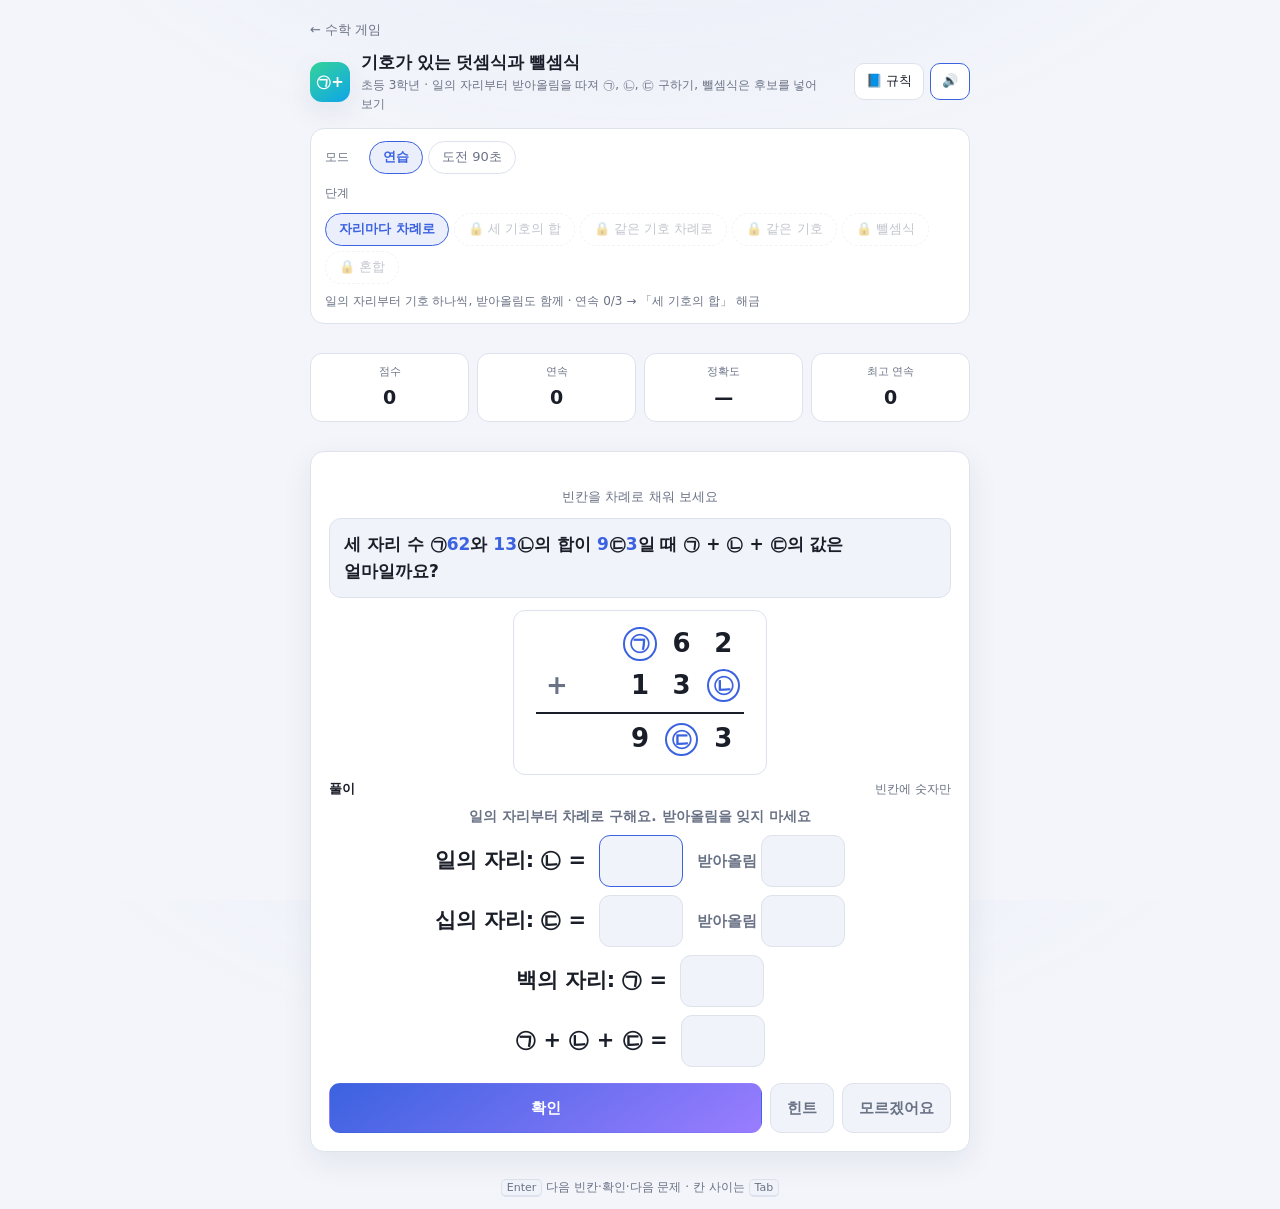
<file: riddle.html>
<!DOCTYPE html>
<html lang="ko">
<head>
<meta charset="utf-8">
<meta name="viewport" content="width=device-width, initial-scale=1, viewport-fit=cover">
<meta name="description" content="기호가 있는 덧셈식 — ㉠㉠㉡ + ㉡㉡㉡ = 1000에서 ㉠과 ㉡, 53㉠ + 3㉡7 = ㉢23일 때 ㉠ + ㉡ + ㉢. 일의 자리부터 받아올림을 따져 기호의 수 구하기.">
<title>기호가 있는 덧셈식과 뺄셈식</title>
<link rel="icon" href="data:image/svg+xml,<svg xmlns='http://www.w3.org/2000/svg' viewBox='0 0 32 32'><text y='26' font-size='26'>➕</text></svg>">
<link rel="stylesheet" href="css/style.css">
<link rel="stylesheet" href="css/riddle.css">
</head>
<body>
<div class="wrap">

  <nav class="crumb"><a href="./">← 수학 게임</a></nav>

  <header class="topbar">
    <div class="brand">
      <span class="logo logo-riddle" aria-hidden="true">㉠+</span>
      <div>
        <h1>기호가 있는 덧셈식과 뺄셈식</h1>
        <p>초등 3학년 · 일의 자리부터 받아올림을 따져 ㉠, ㉡, ㉢ 구하기, 뺄셈식은 후보를 넣어 보기</p>
      </div>
    </div>
    <div class="topbar-actions">
      <button type="button" class="icon-btn" id="btn-guide" aria-pressed="false">📘 규칙</button>
      <button type="button" class="icon-btn" id="btn-sound" aria-pressed="true" title="소리 켜기/끄기">🔊</button>
    </div>
  </header>

  <!-- 규칙 시트 -->
  <section class="panel guide" id="guide" hidden>
    <h2>푸는 법</h2>
    <p class="guide-ex">53㉠ + 3㉡7 = ㉢23일 때 ㉠ + ㉡ + ㉢은?</p>
    <ul>
      <li>세로로 쓰고 <b>일의 자리부터</b> 구해요.</li>
      <li>일의 자리: ㉠ + 7의 끝자리가 3 → <code>㉠ + 7 = 13 → ㉠ = 6</code>, 받아올림 1</li>
      <li>십의 자리: 받아올린 1도 더해요. <code>3 + ㉡ + 1 = 12 → ㉡ = 8</code>, 받아올림 1</li>
      <li>백의 자리: <code>5 + 3 + 1 = 9 → ㉢ = 9</code>. <code>6 + 8 + 9 = 23</code></li>
    </ul>
    <p class="guide-ex">㉠㉠㉡ + ㉡㉡㉡ = 1000 — 같은 기호는 같은 수</p>
    <ul>
      <li>일의 자리: ㉡ + ㉡의 끝자리가 0 → ㉡은 0 또는 5. ㉡은 <b>맨 앞 자리</b>에도 있으니 0이 될 수 없어요. <code>㉡ = 5</code></li>
      <li>십의 자리: <code>㉠ + 5 + 1 = 10 → ㉠ = 4</code></li>
      <li>확인: <code>445 + 555 = 1000</code></li>
    </ul>
    <p class="guide-ex">㉠㉡㉠ − ㉡㉠㉡ = ㉡55 — 뺄셈식</p>
    <ul>
      <li>일의 자리 ㉠ − ㉡의 끝자리가 5이고, 빼지는 수가 더 커야 해요 → <code>(6, 1), (7, 2), (8, 3), (9, 4)</code></li>
      <li>하나씩 넣어 봐요. <code>838 − 383 = 455</code>인데 ㉡55는 355라서 ✗</li>
      <li><code>949 − 494 = 455</code> ✓ → <code>㉠ = 9, ㉡ = 4</code></li>
    </ul>
  </section>

  <!-- 설정 -->
  <section class="panel">
    <div class="control-row">
      <span class="control-label">모드</span>
      <div class="segmented" id="mode-group" role="group" aria-label="모드">
        <button type="button" data-mode="practice" aria-pressed="true">연습</button>
        <button type="button" data-mode="challenge" aria-pressed="false">도전 90초</button>
      </div>
    </div>
    <div class="control-row">
      <span class="control-label">단계</span>
      <div class="segmented" id="level-group" role="group" aria-label="단계"></div>
    </div>
    <p class="level-hint" id="level-hint"></p>
  </section>

  <!-- 통계 -->
  <dl class="stats">
    <div class="stat"><dt>점수</dt><dd id="stat-score">0</dd></div>
    <div class="stat"><dt>연속</dt><dd id="stat-streak">0</dd></div>
    <div class="stat"><dt>정확도</dt><dd id="stat-accuracy">—</dd></div>
    <div class="stat" id="stat-right-tile"><dt id="stat-right-label">최고 연속</dt><dd id="stat-right">0</dd></div>
  </dl>

  <!-- 문제 -->
  <main class="card" id="card">
    <p class="prompt" id="prompt"></p>
    <p class="story" id="story" hidden></p>
    <div class="expr" id="expr" hidden></div>
    <p class="hint-text" id="hint-text" hidden></p>

    <form id="answer-form" autocomplete="off">
      <div class="field" id="field-lines">
        <div class="field-head">
          <span class="label" id="label-lines">답</span>
          <span class="eg">빈칸에 숫자만</span>
        </div>
        <div class="eq-lines" id="eq-lines"></div>
        <p class="field-msg" id="msg-lines"></p>
      </div>

      <div class="feedback" id="feedback" hidden></div>
      <div class="strip" id="strip" hidden></div>

      <div class="actions">
        <button type="submit" class="btn btn-primary" id="btn-submit">확인</button>
        <button type="button" class="btn btn-ghost" id="btn-hint" aria-pressed="false">힌트</button>
        <button type="button" class="btn btn-ghost" id="btn-skip">모르겠어요</button>
      </div>
    </form>

    <div class="result" id="result" hidden>
      <h2 id="result-title">시간 종료!</h2>
      <div class="big" id="result-score">0</div>
      <p id="result-detail"></p>
      <div class="actions">
        <button type="button" class="btn btn-primary" id="btn-restart">다시 도전</button>
      </div>
    </div>
  </main>

  <p class="foot"><kbd>Enter</kbd> 다음 빈칸·확인·다음 문제 · 칸 사이는 <kbd>Tab</kbd></p>
</div>

<script src="js/riddle.js"></script>
<script src="js/riddle-game.js"></script>
</body>
</html>
</file>
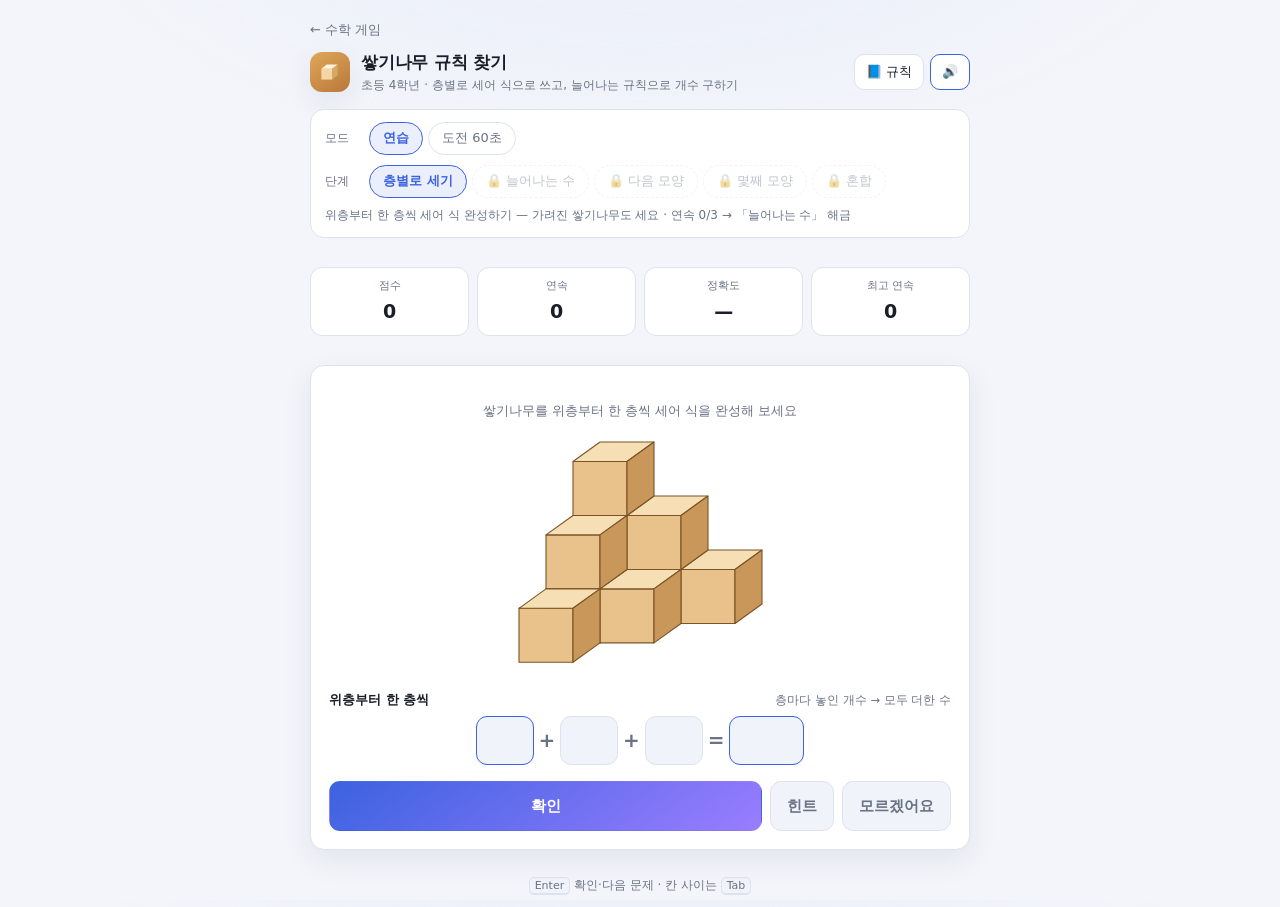
<file: stacks.html>
<!DOCTYPE html>
<html lang="ko">
<head>
<meta charset="utf-8">
<meta name="viewport" content="width=device-width, initial-scale=1, viewport-fit=cover">
<meta name="description" content="초등 쌓기나무 규칙 찾기 — 층별로 세기, 늘어나는 수, 다음 모양과 몇째 모양의 개수 구하기.">
<title>쌓기나무 규칙 찾기</title>
<link rel="icon" href="data:image/svg+xml,<svg xmlns='http://www.w3.org/2000/svg' viewBox='0 0 32 32'><text y='26' font-size='26'>🧱</text></svg>">
<link rel="stylesheet" href="css/style.css">
<link rel="stylesheet" href="css/stacks.css">
</head>
<body>
<div class="wrap">

  <nav class="crumb"><a href="./">← 수학 게임</a></nav>

  <header class="topbar">
    <div class="brand">
      <span class="logo logo-stack" aria-hidden="true"><svg viewBox="0 0 24 24"><path d="M4 9h10v10H4z" fill="#f3d6a4"/><path d="M4 9l5-4h10l-5 4z" fill="#fff3dc"/><path d="M14 9l5-4v10l-5 4z" fill="#d9a865"/></svg></span>
      <div>
        <h1>쌓기나무 규칙 찾기</h1>
        <p>초등 4학년 · 층별로 세어 식으로 쓰고, 늘어나는 규칙으로 개수 구하기</p>
      </div>
    </div>
    <div class="topbar-actions">
      <button type="button" class="icon-btn" id="btn-guide" aria-pressed="false">📘 규칙</button>
      <button type="button" class="icon-btn" id="btn-sound" aria-pressed="true" title="소리 켜기/끄기">🔊</button>
    </div>
  </header>

  <!-- 규칙 시트 -->
  <section class="panel guide" id="guide" hidden>
    <h2>세는 법</h2>
    <ul>
      <li><b>위층부터 한 층씩</b> 세어 더해요. 그림에서 <b>뒤에 가려 안 보이는 쌓기나무</b>도 있어요.
        아래층이 받치고 있어야 위층을 쌓을 수 있으니까요.</li>
      <li><b>피라미드</b>는 층이 정사각형이에요. 위에서부터 <code>1×1, 2×2, 3×3, …</code> 그래서
        넷째 모양은 <code>1 + 4 + 9 + 16 = 30</code>개예요.</li>
      <li><b>계단</b>은 위에서부터 <code>1, 2, 3, …</code>개, <b>모서리 계단</b>은 층마다 작은 계단이라
        <code>1, 1+2, 1+2+3, …</code>개예요.</li>
      <li>다음 모양이 되면 <b>맨 아래에 더 큰 층이 하나 새로 깔려요.</b> 그래서 늘어나는 수는 매번 달라요 —
        피라미드는 <code>+4, +9, +16, +25, …</code></li>
      <li>식에는 <b>층마다 놓인 개수</b>를 써요. <code>1 + 5 + 14</code>처럼 앞 모양들의 전체 개수를 쓰면 안 돼요.</li>
    </ul>
  </section>

  <!-- 설정 -->
  <section class="panel">
    <div class="control-row">
      <span class="control-label">모드</span>
      <div class="segmented" id="mode-group" role="group" aria-label="모드">
        <button type="button" data-mode="practice" aria-pressed="true">연습</button>
        <button type="button" data-mode="challenge" aria-pressed="false">도전 60초</button>
      </div>
    </div>
    <div class="control-row">
      <span class="control-label">단계</span>
      <div class="segmented" id="level-group" role="group" aria-label="단계"></div>
    </div>
    <p class="level-hint" id="level-hint"></p>
  </section>

  <!-- 통계 -->
  <dl class="stats">
    <div class="stat"><dt>점수</dt><dd id="stat-score">0</dd></div>
    <div class="stat"><dt>연속</dt><dd id="stat-streak">0</dd></div>
    <div class="stat"><dt>정확도</dt><dd id="stat-accuracy">—</dd></div>
    <div class="stat" id="stat-right-tile"><dt id="stat-right-label">최고 연속</dt><dd id="stat-right">0</dd></div>
  </dl>

  <!-- 문제 -->
  <main class="card" id="card">
    <p class="prompt" id="prompt"></p>
    <div class="figure" id="figure"></div>
    <div class="legend" id="legend" hidden></div>
    <p class="hint-text" id="hint-text" hidden></p>

    <form id="answer-form" autocomplete="off">
      <div class="fields">
        <div class="field" id="field-layers" hidden>
          <div class="field-head">
            <span class="label" id="label-layers">위층부터 한 층씩</span>
            <span class="eg">층마다 놓인 개수 → 모두 더한 수</span>
          </div>
          <div class="layer-row" id="layer-row"></div>
          <p class="field-msg" id="msg-layers"></p>
        </div>

        <div class="field" id="field-count" hidden>
          <div class="field-head">
            <label for="input-count" id="label-count">쌓기나무 수</label>
            <span class="eg">숫자만 써도 돼요</span>
          </div>
          <div class="count-input">
            <input id="input-count" type="text" inputmode="numeric" spellcheck="false" maxlength="8">
            <span class="unit" aria-hidden="true">개</span>
          </div>
          <p class="field-msg" id="msg-count"></p>
        </div>
      </div>

      <div class="feedback" id="feedback" hidden></div>

      <div class="actions">
        <button type="submit" class="btn btn-primary" id="btn-submit">확인</button>
        <button type="button" class="btn btn-ghost" id="btn-hint" aria-pressed="false">힌트</button>
        <button type="button" class="btn btn-ghost" id="btn-skip">모르겠어요</button>
      </div>
    </form>

    <div class="result" id="result" hidden>
      <h2 id="result-title">시간 종료!</h2>
      <div class="big" id="result-score">0</div>
      <p id="result-detail"></p>
      <div class="actions">
        <button type="button" class="btn btn-primary" id="btn-restart">다시 도전</button>
      </div>
    </div>
  </main>

  <p class="foot"><kbd>Enter</kbd> 확인·다음 문제 · 칸 사이는 <kbd>Tab</kbd></p>
</div>

<script src="js/stack.js"></script>
<script src="js/stack-game.js"></script>
</body>
</html>
</file>
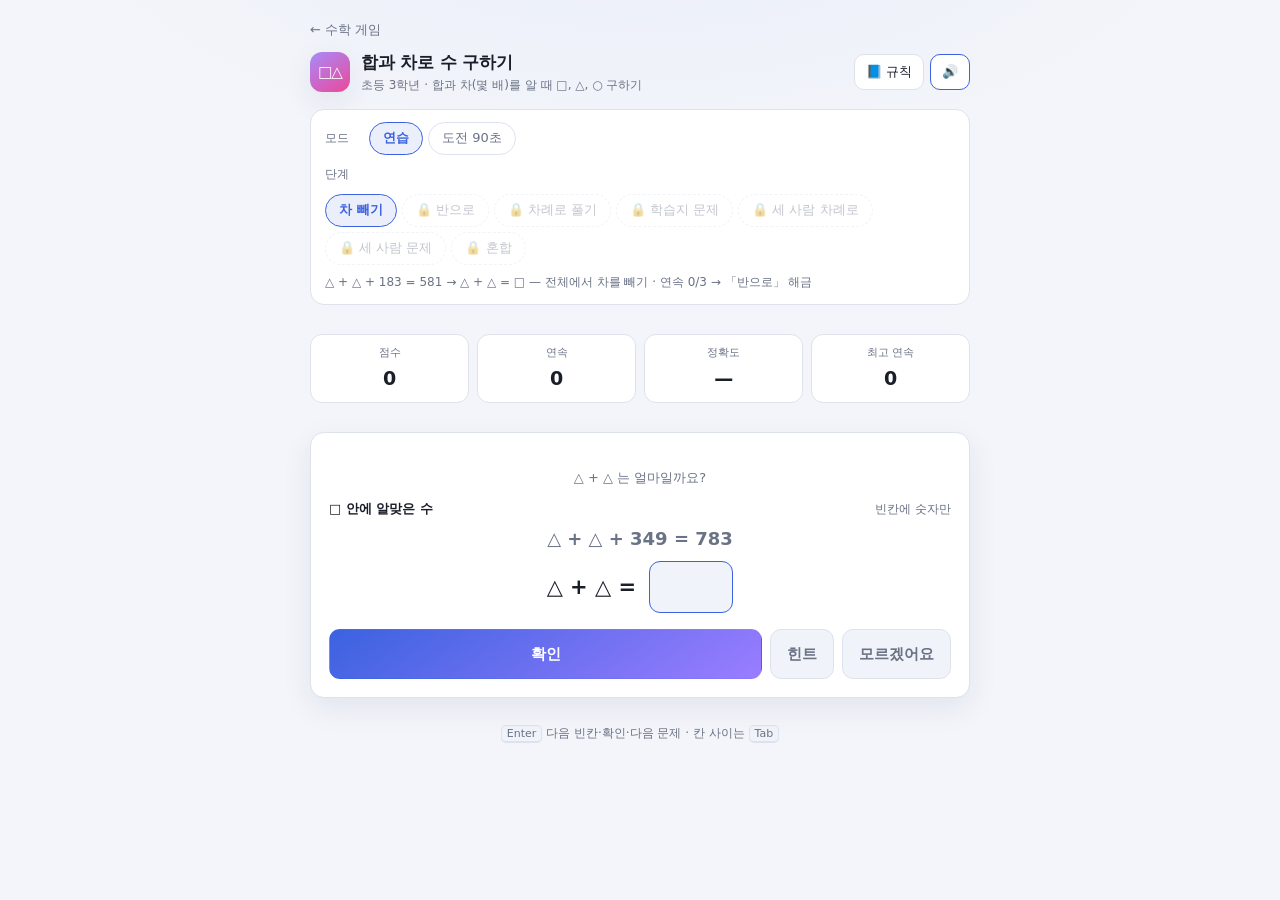
<file: sumdiff.html>
<!DOCTYPE html>
<html lang="ko">
<head>
<meta charset="utf-8">
<meta name="viewport" content="width=device-width, initial-scale=1, viewport-fit=cover">
<meta name="description" content="초등 합과 차 문제 — 581명 중 남자가 183명 더 많을 때 남자·여자는? 세 사람이 모은 915장 중 한 사람이 모은 수는?">
<title>합과 차로 수 구하기</title>
<link rel="icon" href="data:image/svg+xml,<svg xmlns='http://www.w3.org/2000/svg' viewBox='0 0 32 32'><text y='26' font-size='26'>⚖️</text></svg>">
<link rel="stylesheet" href="css/style.css">
<link rel="stylesheet" href="css/sumdiff.css">
</head>
<body>
<div class="wrap">

  <nav class="crumb"><a href="./">← 수학 게임</a></nav>

  <header class="topbar">
    <div class="brand">
      <span class="logo logo-sumdiff" aria-hidden="true">□△</span>
      <div>
        <h1>합과 차로 수 구하기</h1>
        <p>초등 3학년 · 합과 차(몇 배)를 알 때 □, △, ○ 구하기</p>
      </div>
    </div>
    <div class="topbar-actions">
      <button type="button" class="icon-btn" id="btn-guide" aria-pressed="false">📘 규칙</button>
      <button type="button" class="icon-btn" id="btn-sound" aria-pressed="true" title="소리 켜기/끄기">🔊</button>
    </div>
  </header>

  <!-- 규칙 시트 -->
  <section class="panel guide" id="guide" hidden>
    <h2>푸는 법</h2>
    <p class="guide-ex">전체 581명, 남자가 여자보다 183명 더 많아요.</p>
    <ul>
      <li>큰 수를 <b>□</b>, 작은 수를 <b>△</b>라고 하면 <code>□ = △ + 183</code></li>
      <li>더하면 전체예요. <code>△ + 183 + △ = 581</code></li>
      <li><b>전체에서 차를 빼면</b> 똑같은 두 수가 남아요. <code>△ + △ = 581 − 183 = 398</code></li>
      <li><b>반으로 나눠요.</b> 자리마다 반을 구해 더하면 쉬워요.
        <code>300의 반 150, 90의 반 45, 8의 반 4 → △ = 199</code></li>
      <li>작은 수에 차를 더하면 큰 수예요. <code>□ = 199 + 183 = 382</code></li>
      <li><b>확인해요.</b> 더하면 전체, 빼면 차가 나와야 해요.
        <code>382 + 199 = 581</code> <code>382 − 199 = 183</code></li>
    </ul>
  </section>

  <!-- 설정 -->
  <section class="panel">
    <div class="control-row">
      <span class="control-label">모드</span>
      <div class="segmented" id="mode-group" role="group" aria-label="모드">
        <button type="button" data-mode="practice" aria-pressed="true">연습</button>
        <button type="button" data-mode="challenge" aria-pressed="false">도전 90초</button>
      </div>
    </div>
    <div class="control-row">
      <span class="control-label">단계</span>
      <div class="segmented" id="level-group" role="group" aria-label="단계"></div>
    </div>
    <p class="level-hint" id="level-hint"></p>
  </section>

  <!-- 통계 -->
  <dl class="stats">
    <div class="stat"><dt>점수</dt><dd id="stat-score">0</dd></div>
    <div class="stat"><dt>연속</dt><dd id="stat-streak">0</dd></div>
    <div class="stat"><dt>정확도</dt><dd id="stat-accuracy">—</dd></div>
    <div class="stat" id="stat-right-tile"><dt id="stat-right-label">최고 연속</dt><dd id="stat-right">0</dd></div>
  </dl>

  <!-- 문제 -->
  <main class="card" id="card">
    <p class="prompt" id="prompt"></p>
    <p class="story" id="story" hidden></p>
    <p class="hint-text" id="hint-text" hidden></p>

    <form id="answer-form" autocomplete="off">
      <div class="field" id="field-lines">
        <div class="field-head">
          <span class="label" id="label-lines">답</span>
          <span class="eg">빈칸에 숫자만</span>
        </div>
        <div class="eq-lines" id="eq-lines"></div>
        <p class="field-msg" id="msg-lines"></p>
      </div>

      <div class="feedback" id="feedback" hidden></div>

      <div class="actions">
        <button type="submit" class="btn btn-primary" id="btn-submit">확인</button>
        <button type="button" class="btn btn-ghost" id="btn-hint" aria-pressed="false">힌트</button>
        <button type="button" class="btn btn-ghost" id="btn-skip">모르겠어요</button>
      </div>
    </form>

    <div class="result" id="result" hidden>
      <h2 id="result-title">시간 종료!</h2>
      <div class="big" id="result-score">0</div>
      <p id="result-detail"></p>
      <div class="actions">
        <button type="button" class="btn btn-primary" id="btn-restart">다시 도전</button>
      </div>
    </div>
  </main>

  <p class="foot"><kbd>Enter</kbd> 다음 빈칸·확인·다음 문제 · 칸 사이는 <kbd>Tab</kbd></p>
</div>

<script src="js/sumdiff.js"></script>
<script src="js/sumdiff-game.js"></script>
</body>
</html>
</file>
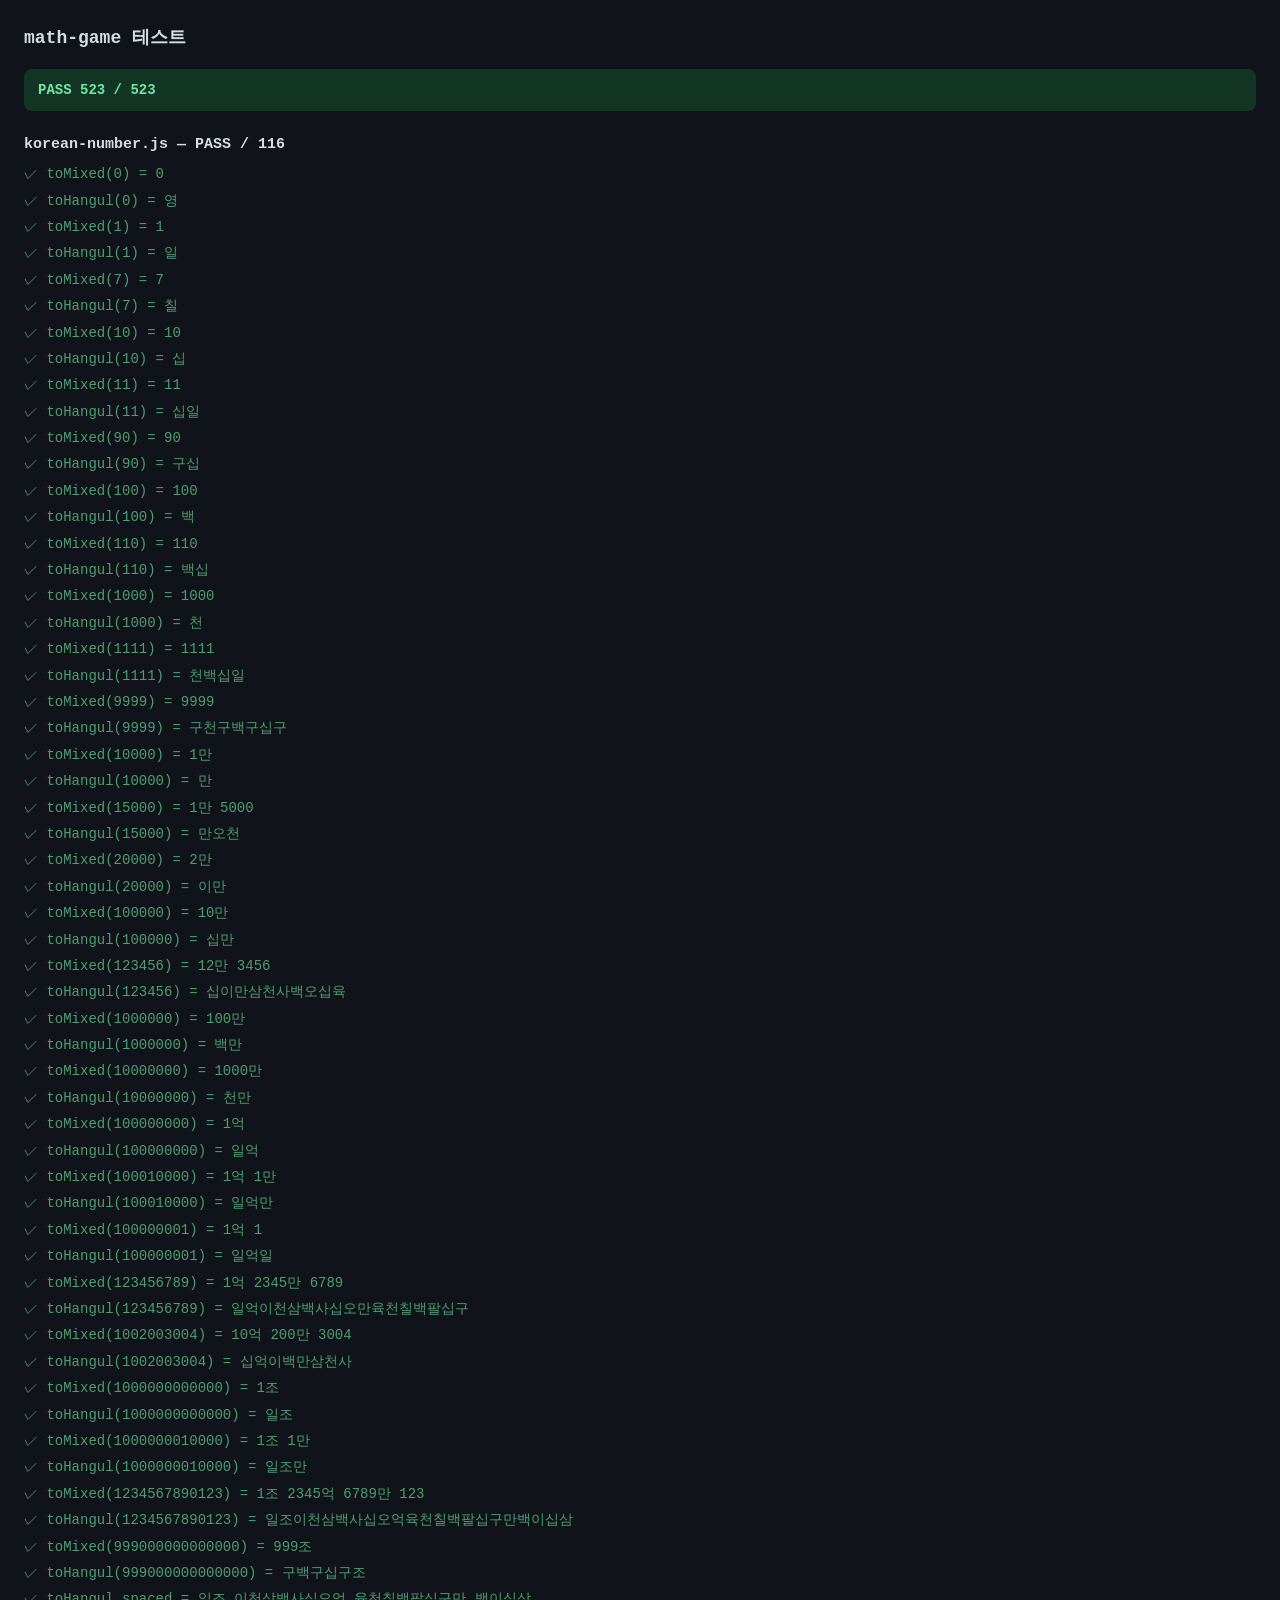
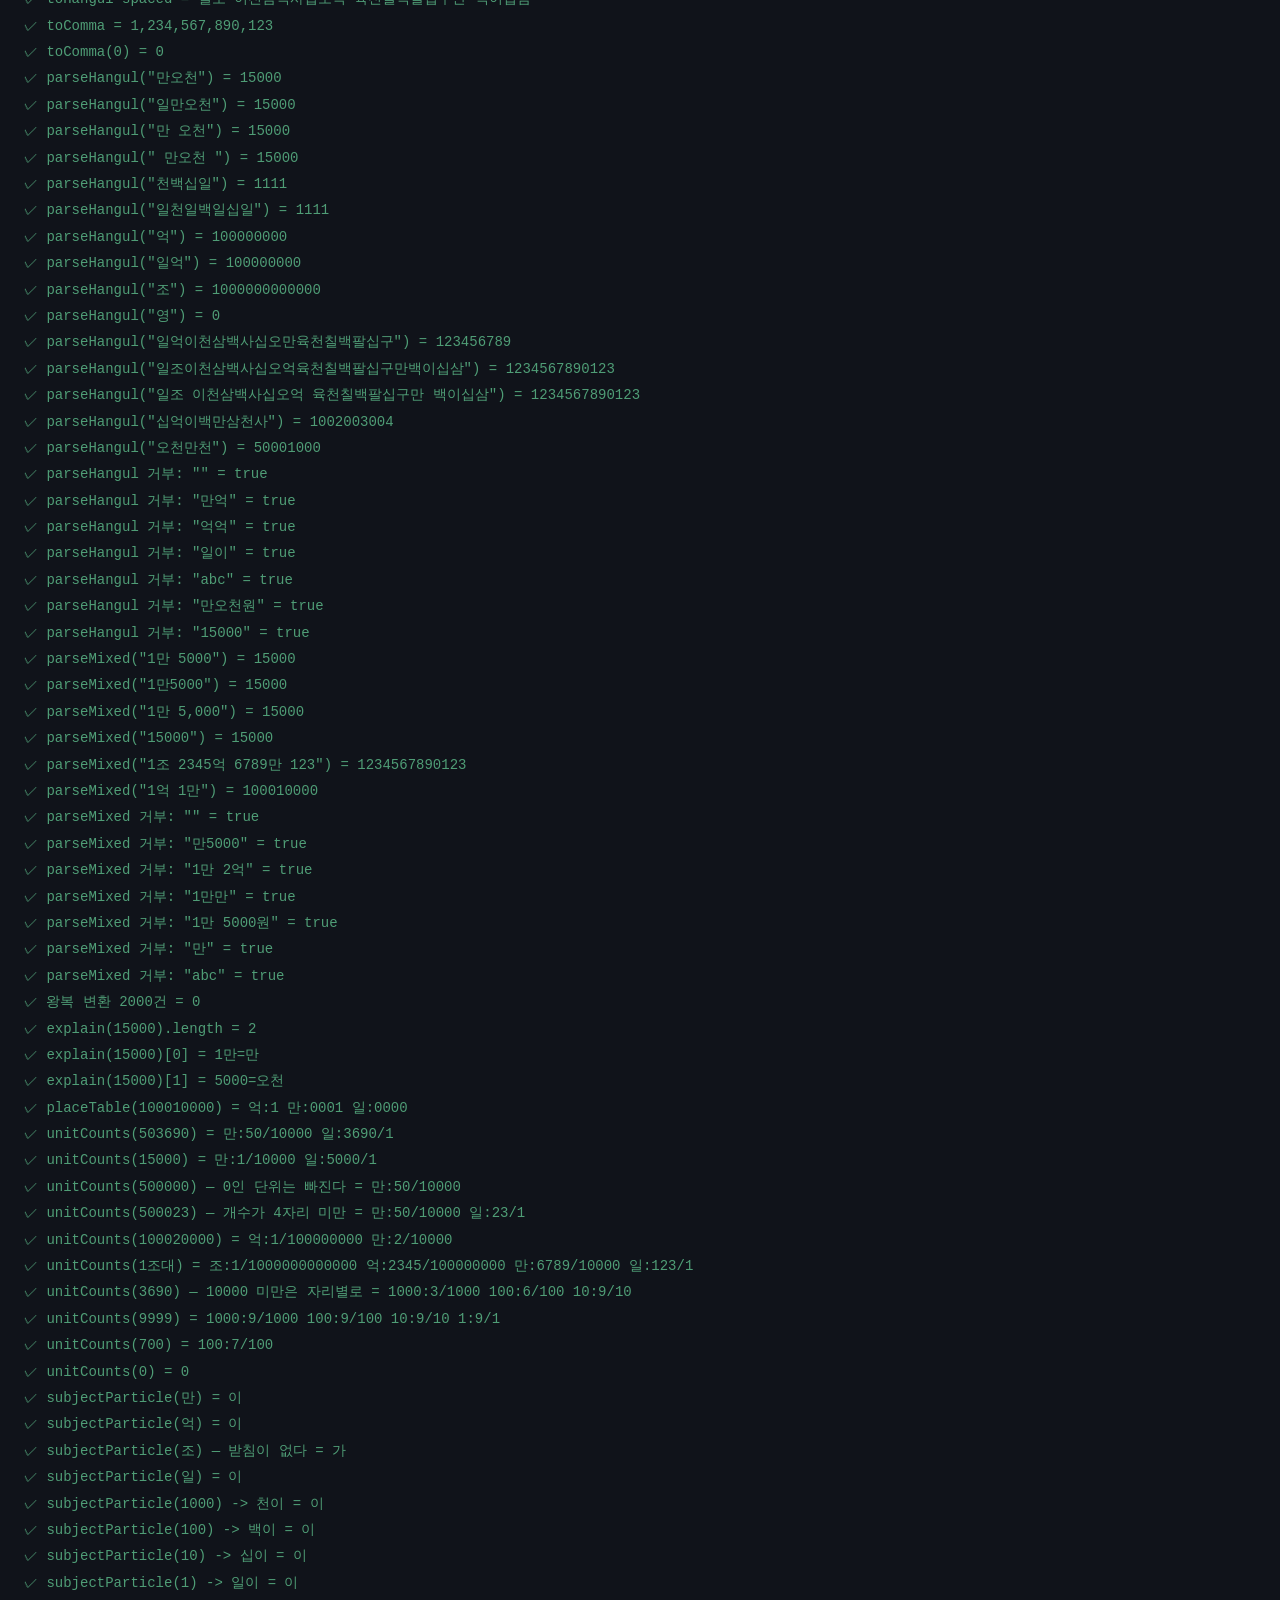
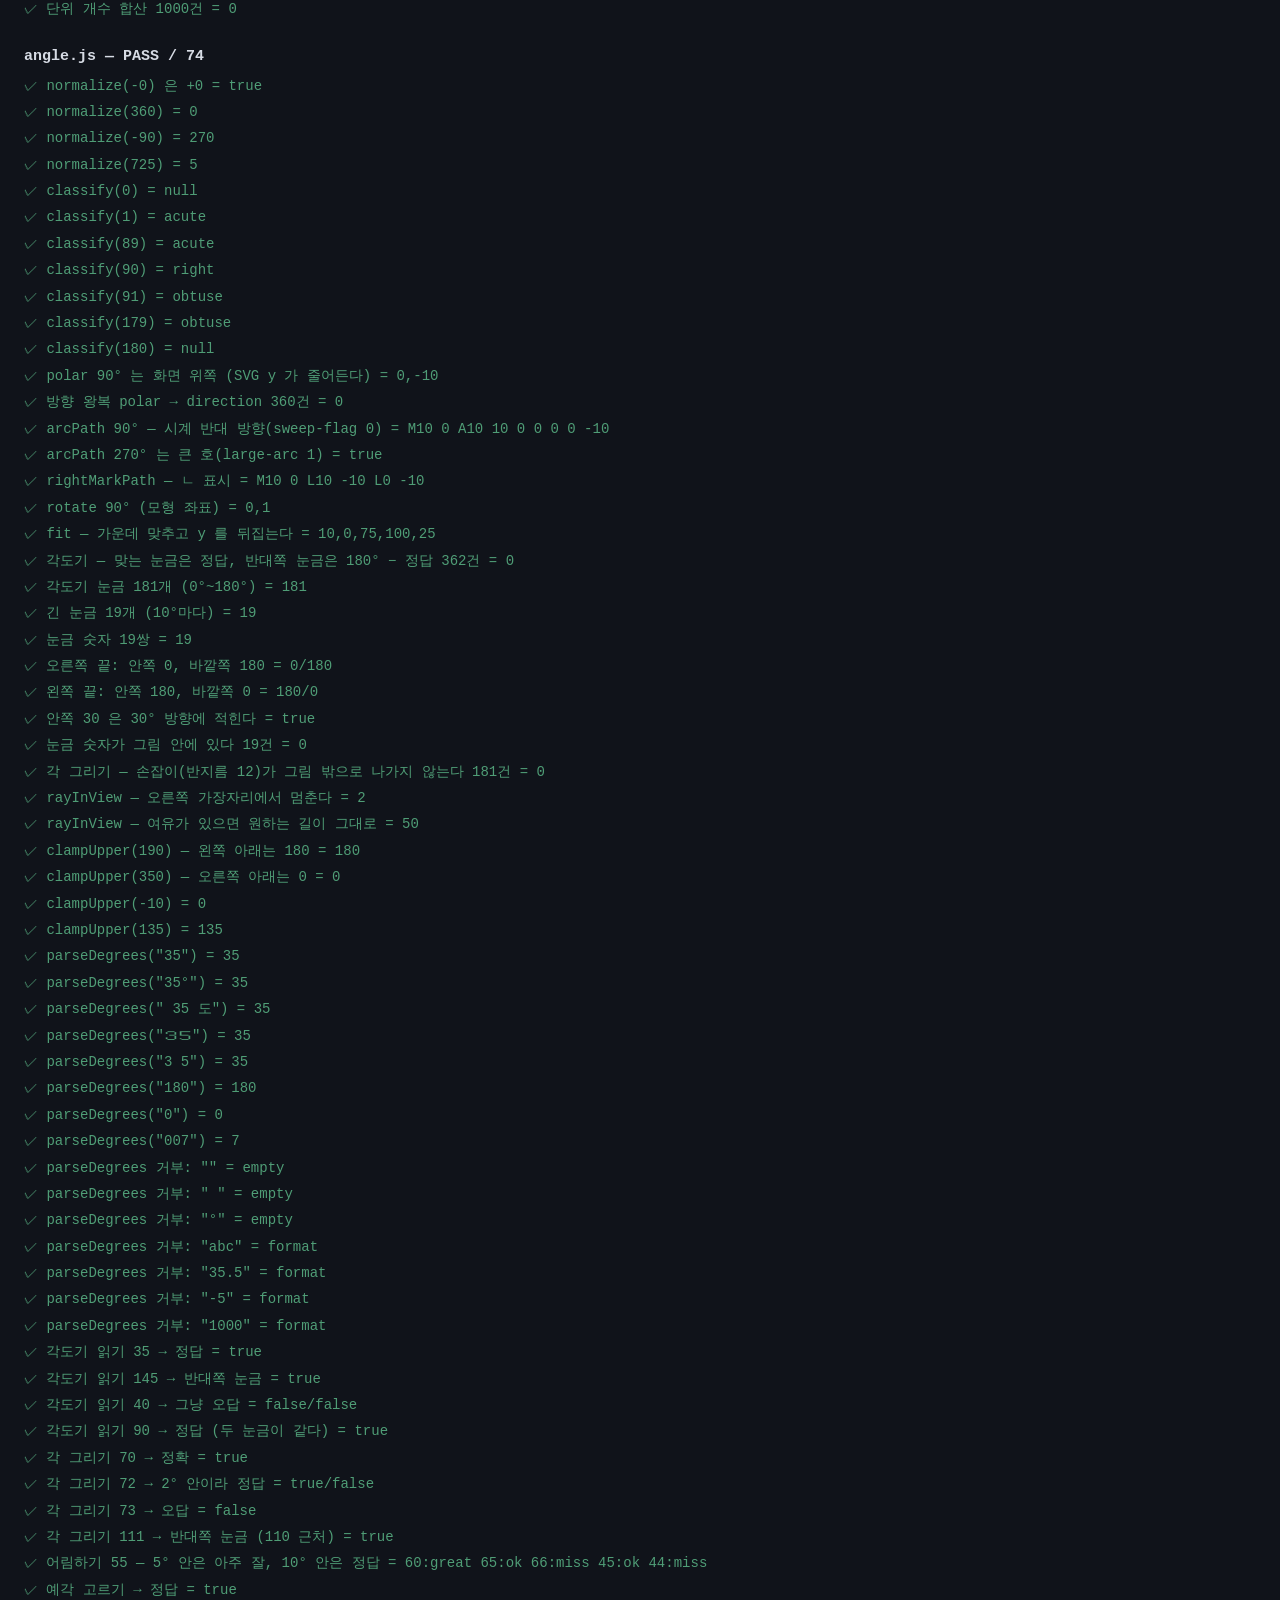
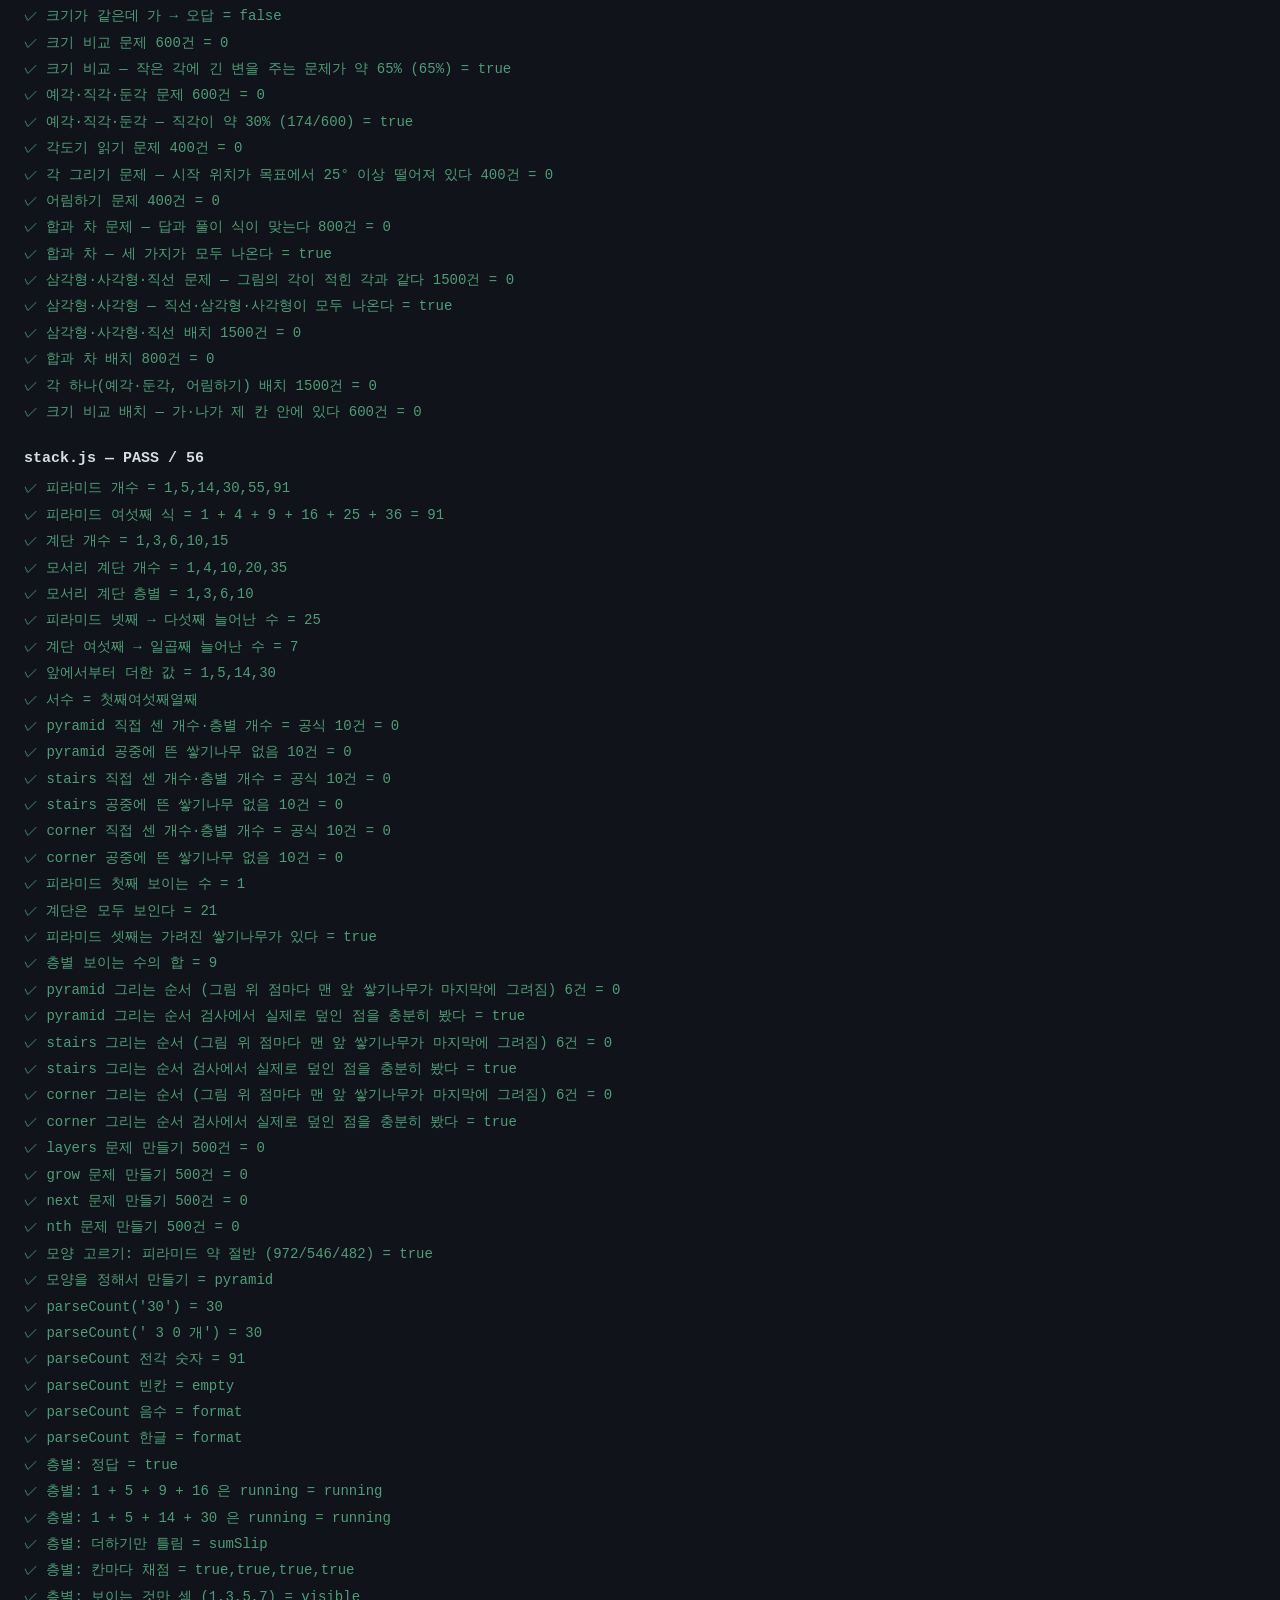
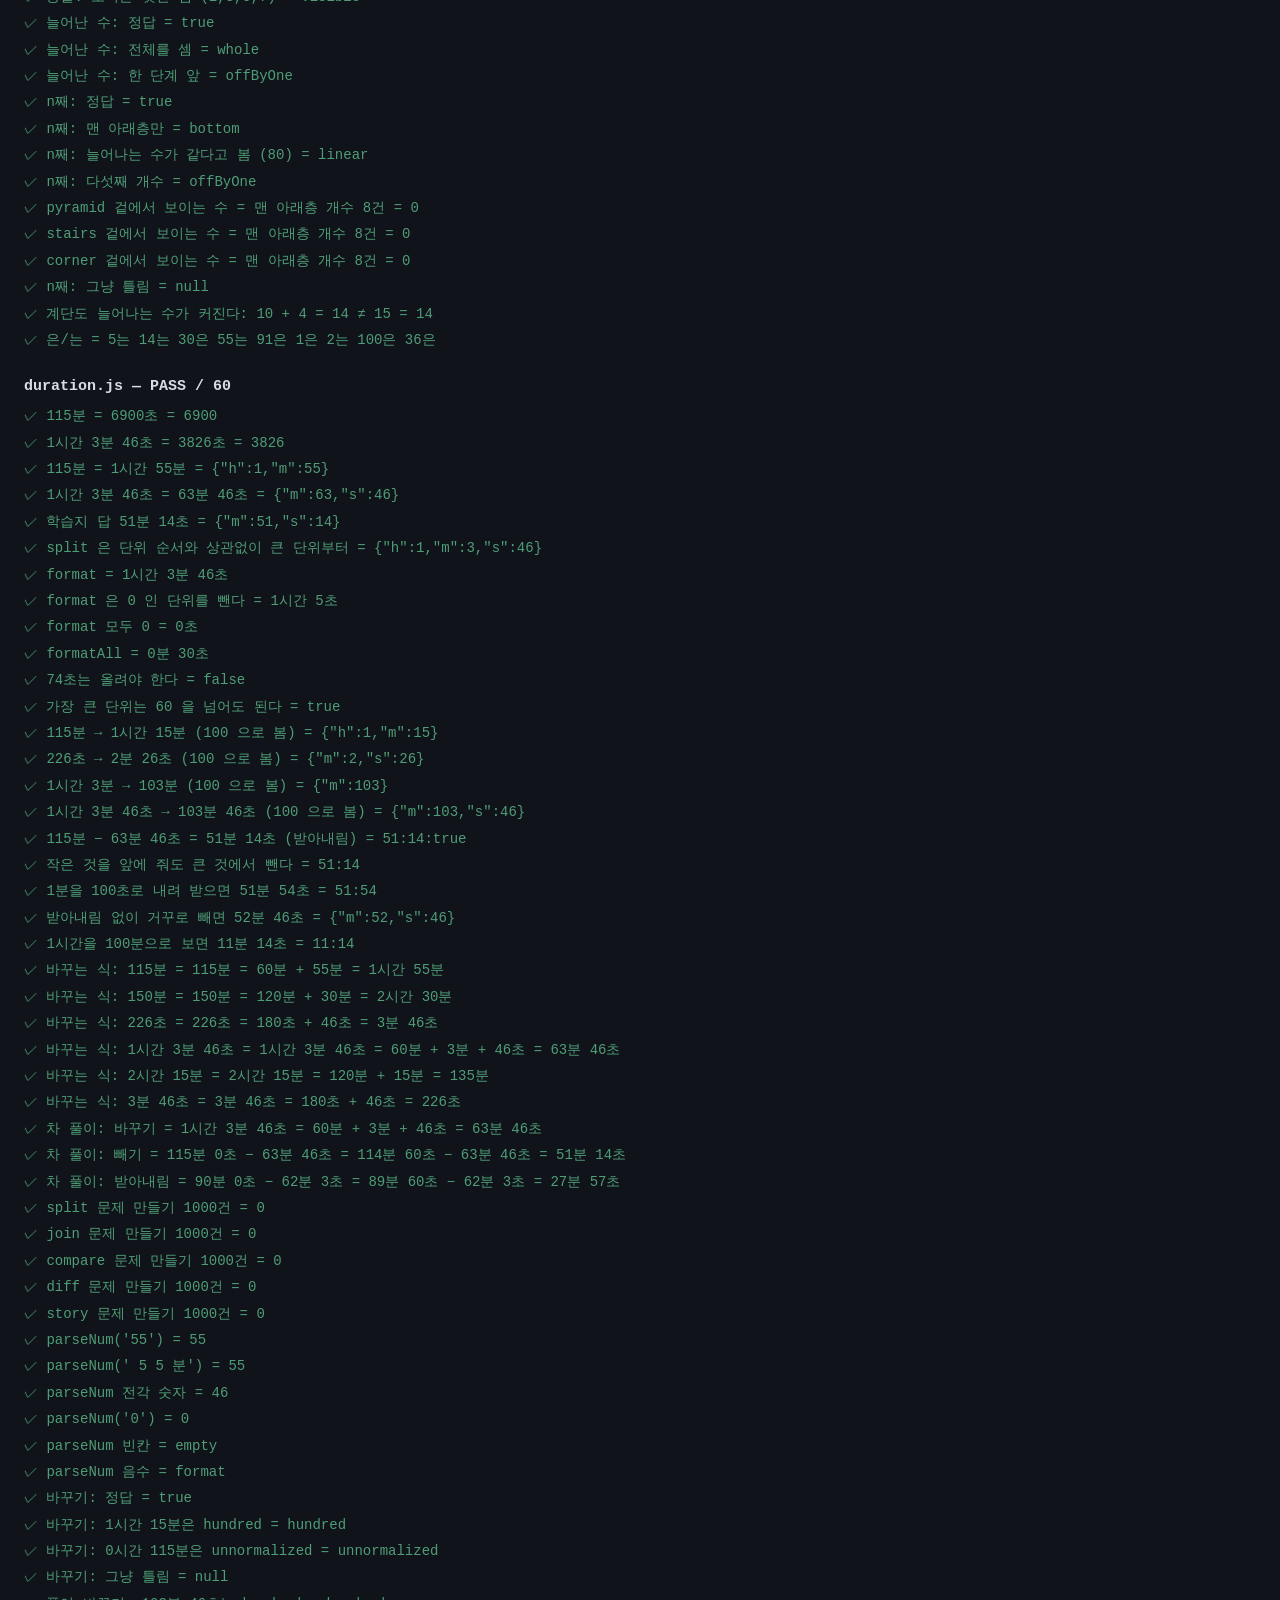
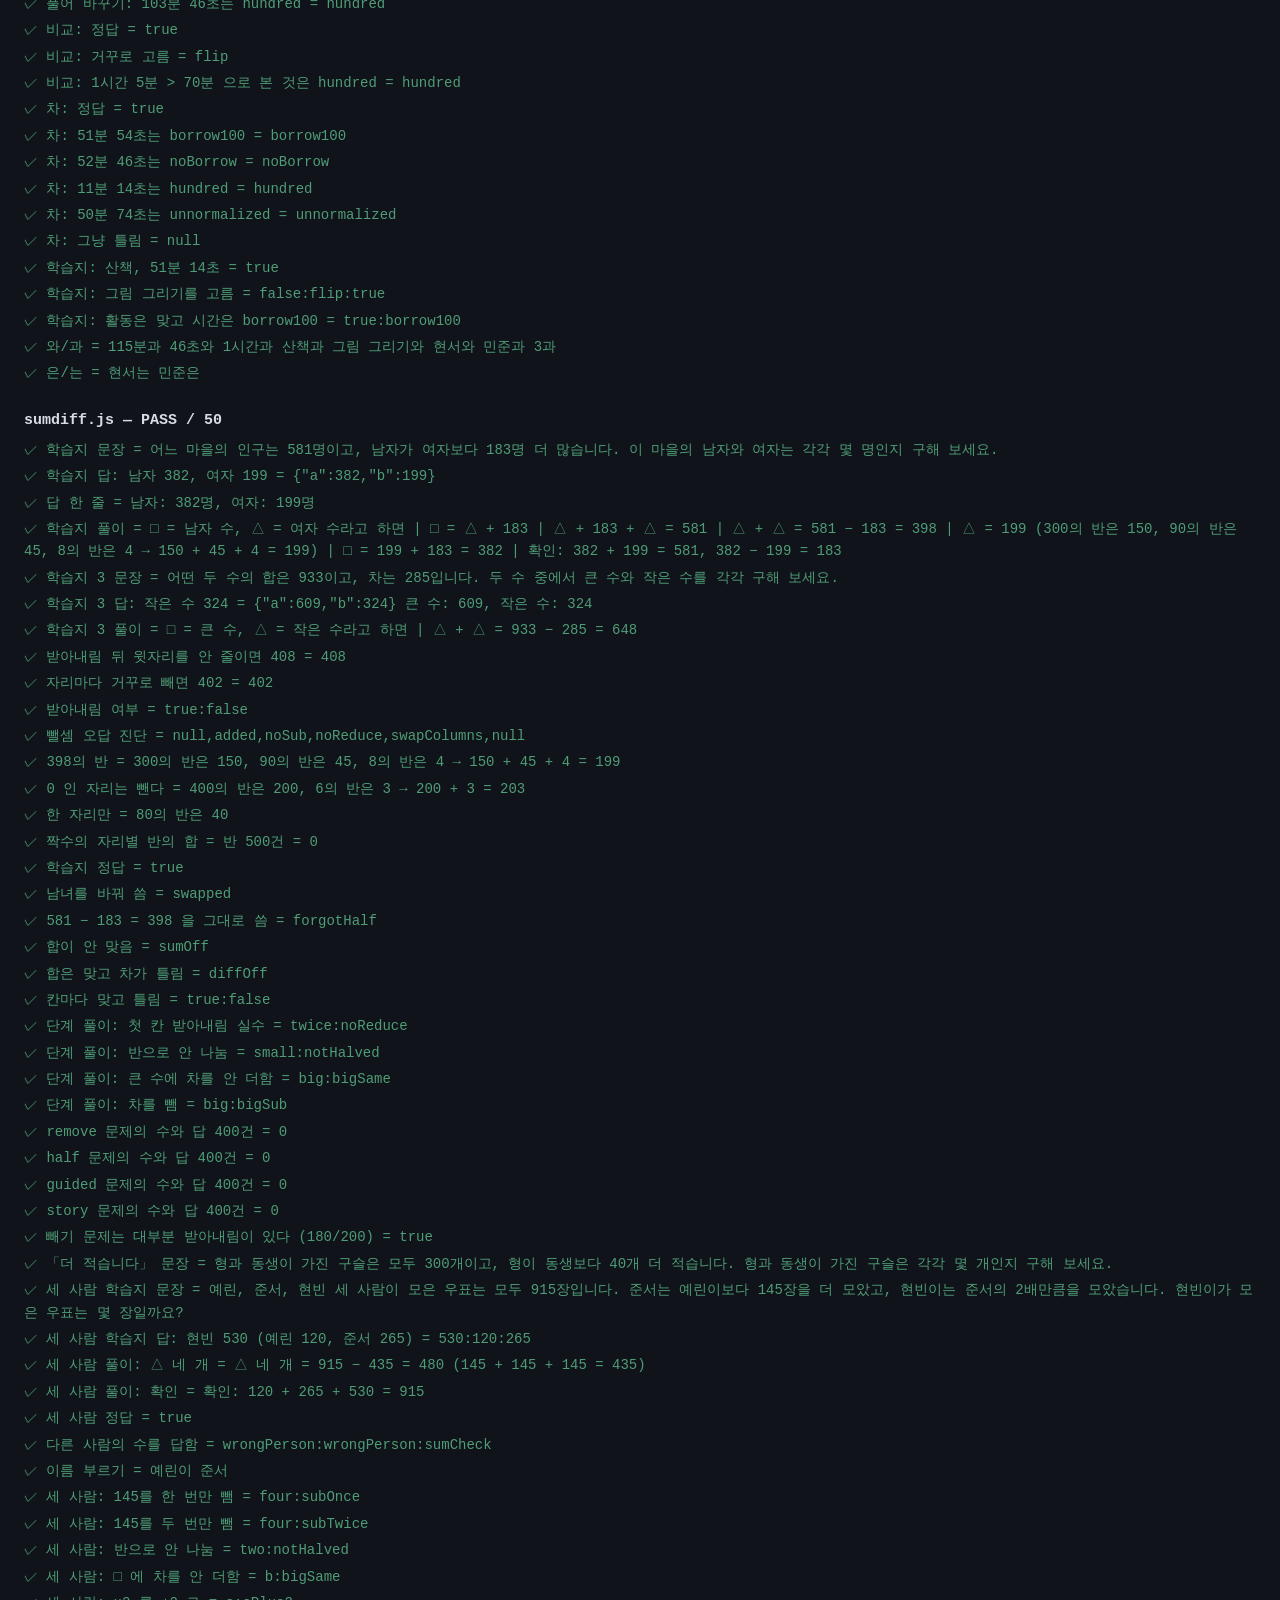
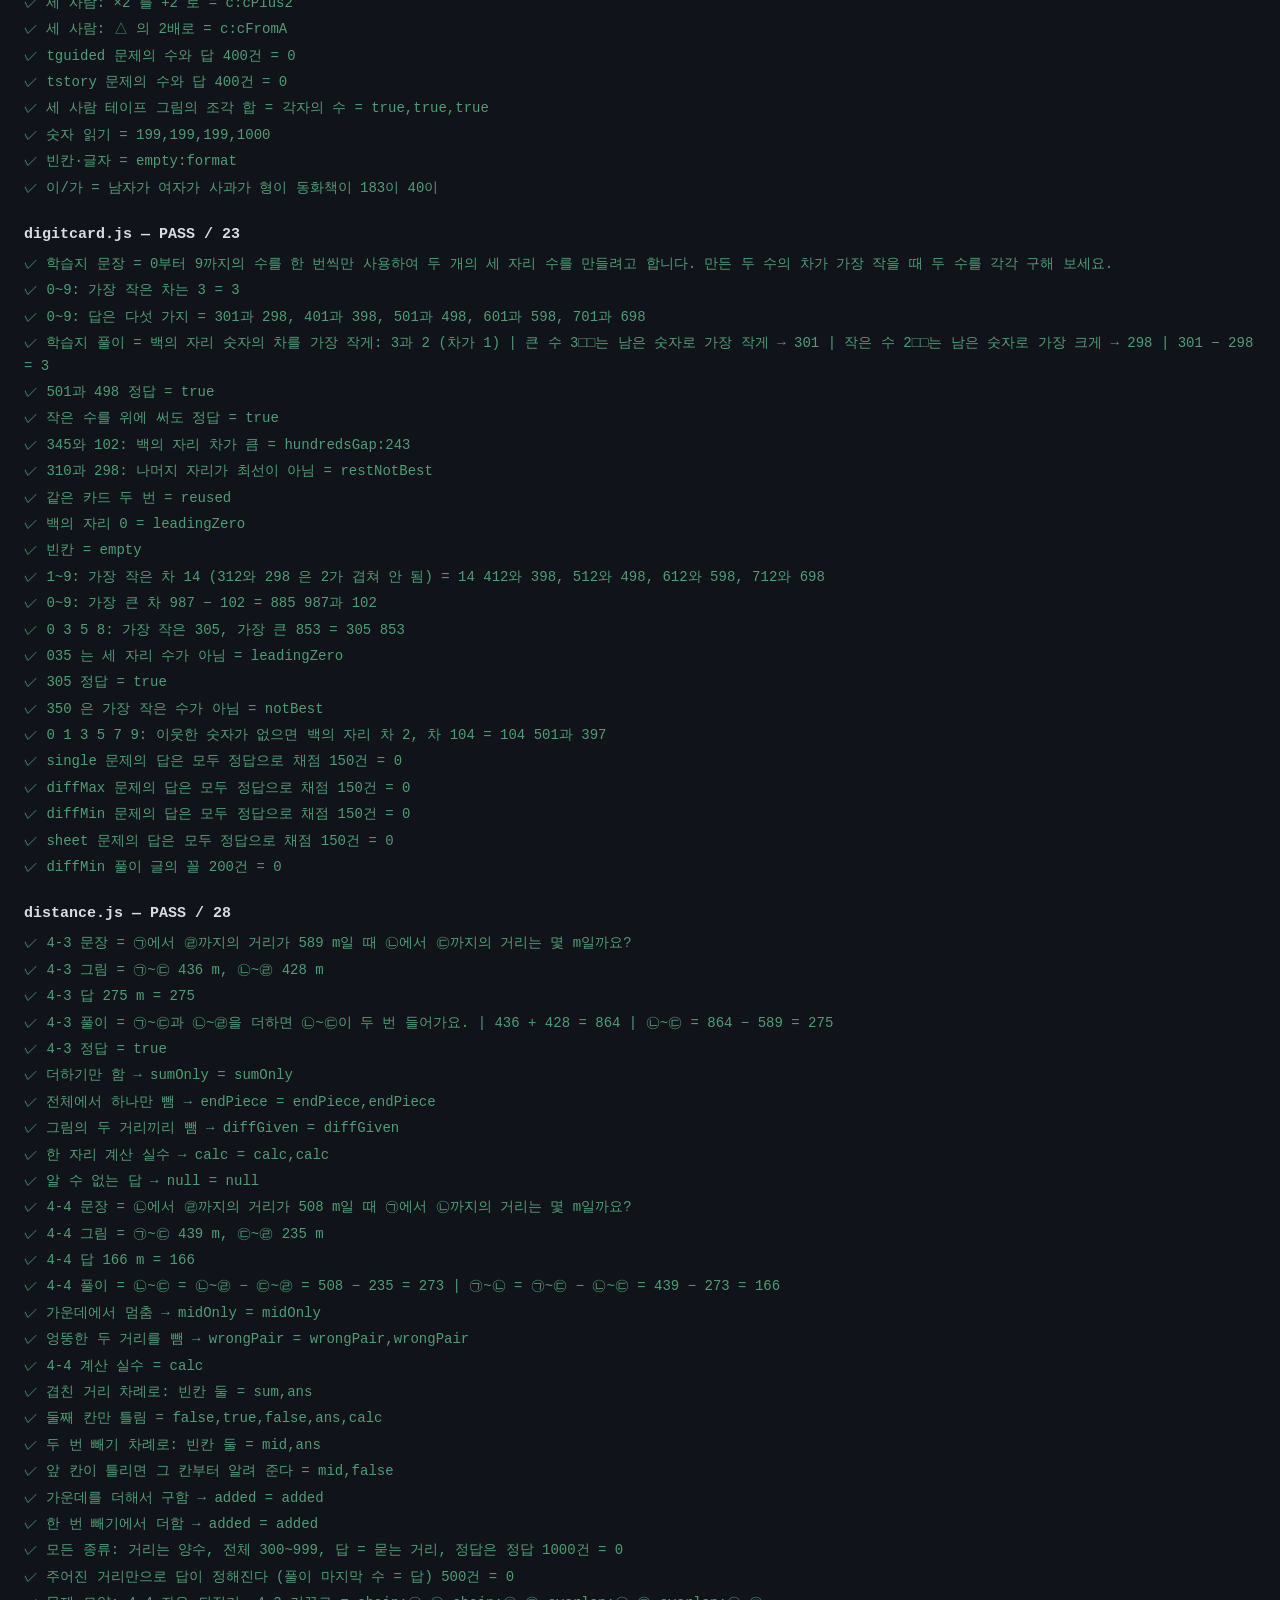
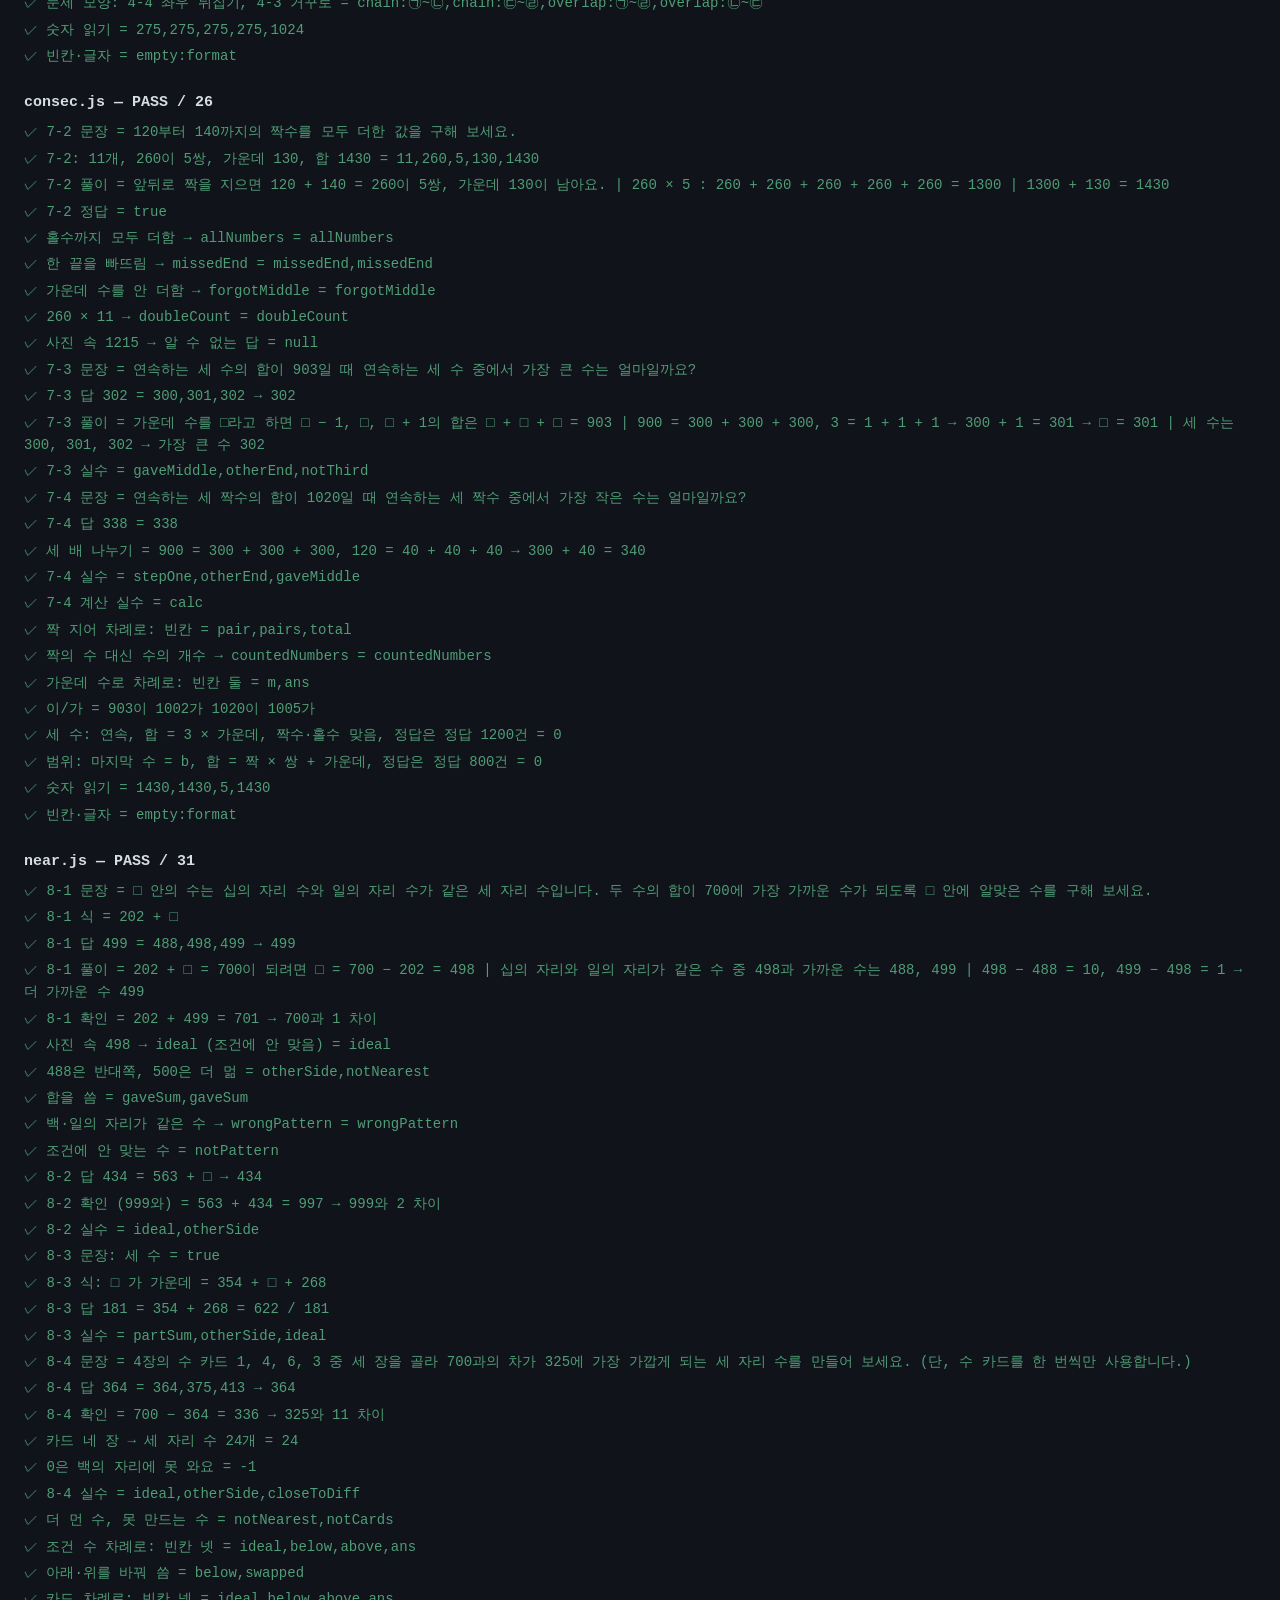
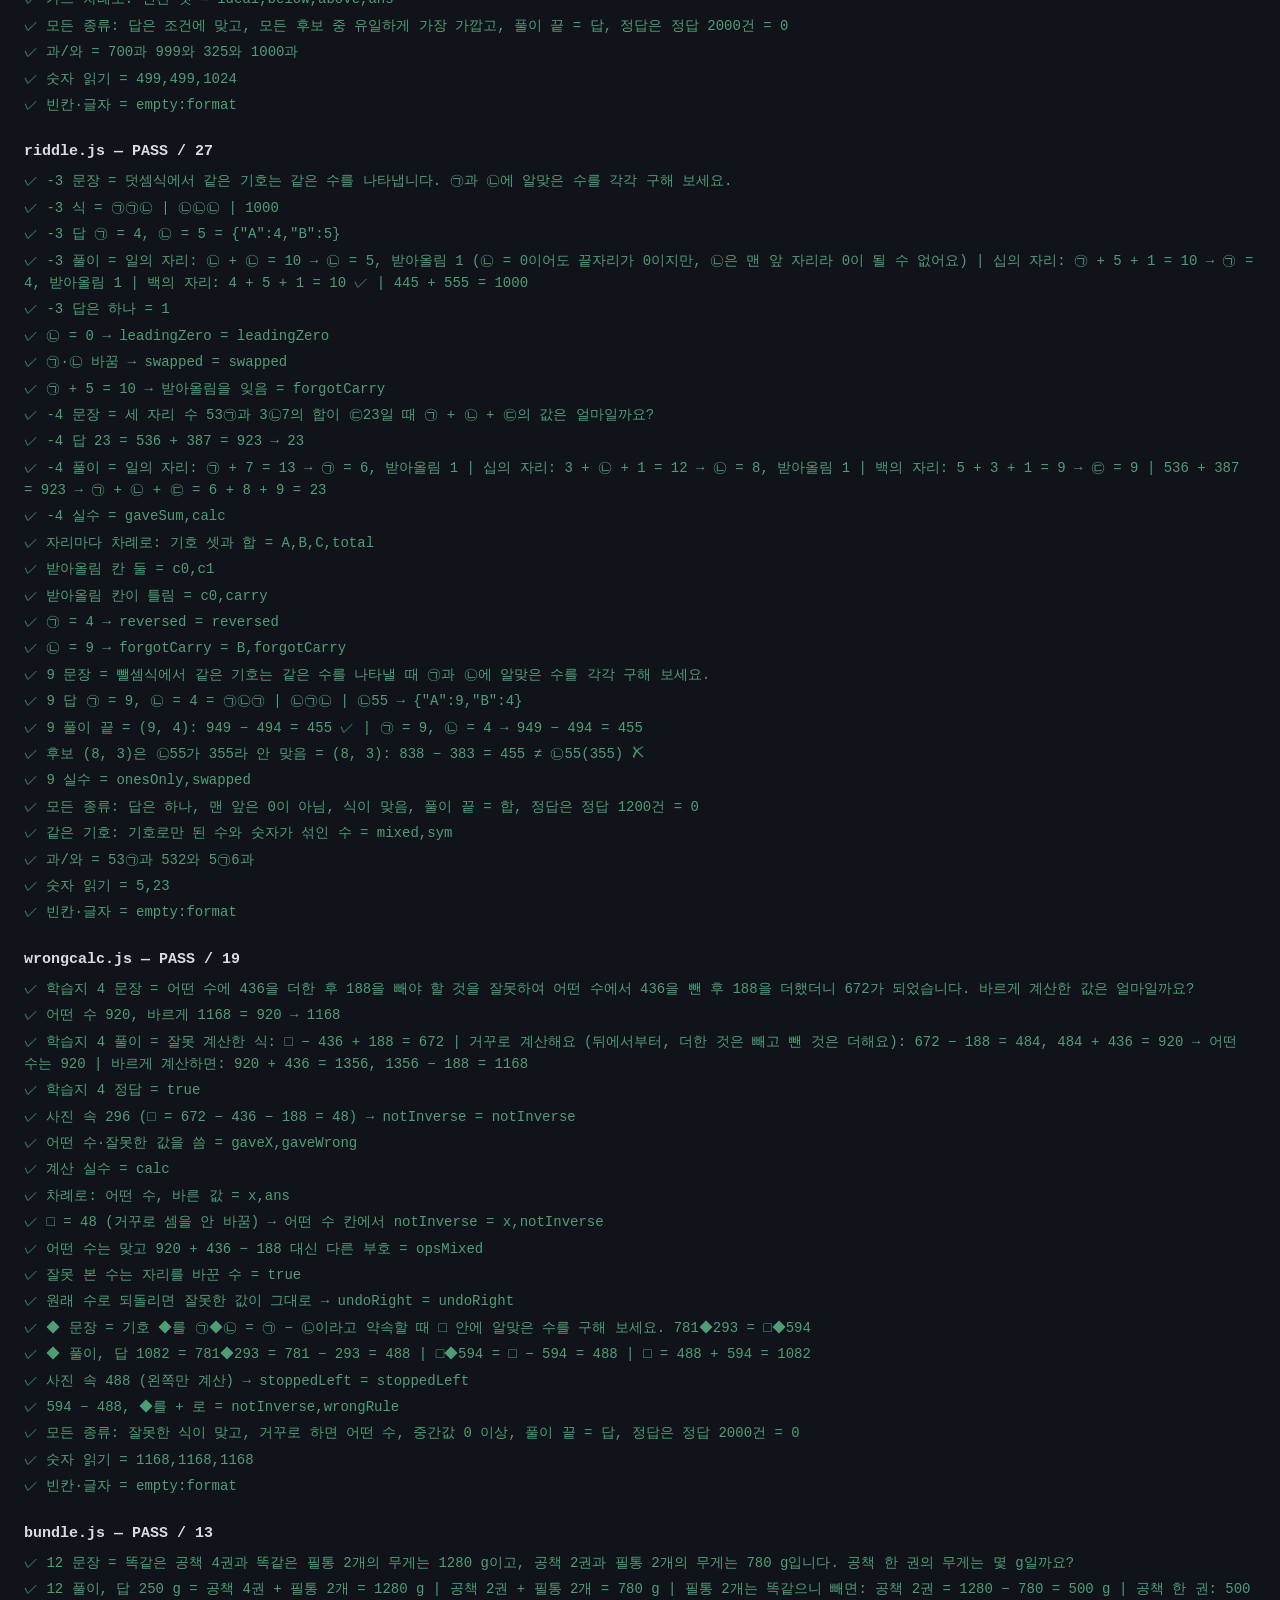
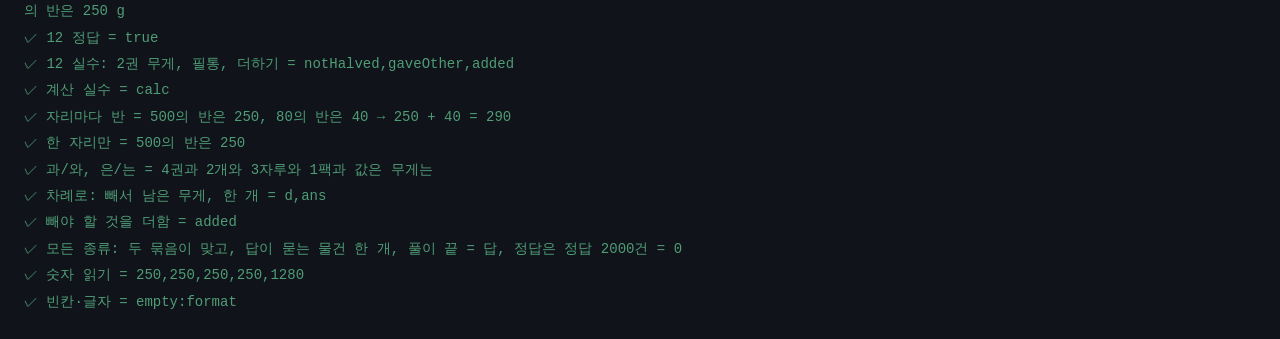
<file: test.html>
<!DOCTYPE html>
<html lang="ko">
<head>
<meta charset="utf-8">
<title>math-game 테스트</title>
<style>
  body { font: 14px/1.6 ui-monospace, SFMono-Regular, Menlo, monospace; margin: 24px; background: #10131a; color: #d7dce5; }
  h1 { font-size: 18px; }
  h2 { font-size: 15px; margin: 22px 0 4px; }
  #summary { padding: 10px 14px; border-radius: 8px; font-weight: 700; margin: 16px 0; }
  #summary.ok { background: #123524; color: #6ee7a8; }
  #summary.bad { background: #3a1620; color: #ff8fa3; }
  li { list-style: none; padding: 2px 0; }
  .pass { color: #4f9d76; }
  .fail { color: #ff8fa3; }
  ul { padding-left: 0; margin: 0; }
</style>
</head>
<body>
<h1>math-game 테스트</h1>
<div id="summary">실행 중…</div>
<div id="suites"></div>

<script src="js/korean-number.js"></script>
<script src="js/korean-number.test.js"></script>
<script src="js/angle.js"></script>
<script src="js/angle.test.js"></script>
<script src="js/stack.js"></script>
<script src="js/stack.test.js"></script>
<script src="js/duration.js"></script>
<script src="js/duration.test.js"></script>
<script src="js/sumdiff.js"></script>
<script src="js/sumdiff.test.js"></script>
<script src="js/digitcard.js"></script>
<script src="js/digitcard.test.js"></script>
<script src="js/distance.js"></script>
<script src="js/distance.test.js"></script>
<script src="js/consec.js"></script>
<script src="js/consec.test.js"></script>
<script src="js/near.js"></script>
<script src="js/near.test.js"></script>
<script src="js/riddle.js"></script>
<script src="js/riddle.test.js"></script>
<script src="js/wrongcalc.js"></script>
<script src="js/wrongcalc.test.js"></script>
<script src="js/bundle.js"></script>
<script src="js/bundle.test.js"></script>
<script>
  var suites = [
    { name: 'korean-number.js', results: window.KOREAN_NUMBER_TEST_RESULTS || [] },
    { name: 'angle.js', results: window.ANGLE_TEST_RESULTS || [] },
    { name: 'stack.js', results: window.STACK_TEST_RESULTS || [] },
    { name: 'duration.js', results: window.DURATION_TEST_RESULTS || [] },
    { name: 'sumdiff.js', results: window.SUMDIFF_TEST_RESULTS || [] },
    { name: 'digitcard.js', results: window.DIGITCARD_TEST_RESULTS || [] },
    { name: 'distance.js', results: window.DISTANCE_TEST_RESULTS || [] },
    { name: 'consec.js', results: window.CONSEC_TEST_RESULTS || [] },
    { name: 'near.js', results: window.NEAR_TEST_RESULTS || [] },
    { name: 'riddle.js', results: window.RIDDLE_TEST_RESULTS || [] },
    { name: 'wrongcalc.js', results: window.WRONGCALC_TEST_RESULTS || [] },
    { name: 'bundle.js', results: window.BUNDLE_TEST_RESULTS || [] }
  ];
  var all = [].concat.apply([], suites.map(function (s) { return s.results; }));
  var failedCount = all.filter(function (r) { return !r.pass; }).length;
  var summary = document.getElementById('summary');
  summary.className = failedCount ? 'bad' : 'ok';
  summary.textContent = failedCount
    ? 'FAIL ' + failedCount + ' / ' + all.length
    : 'PASS ' + all.length + ' / ' + all.length;

  var box = document.getElementById('suites');
  suites.forEach(function (s) {
    var failed = s.results.filter(function (r) { return !r.pass; });
    var h = document.createElement('h2');
    h.textContent = s.name + ' — ' + (failed.length ? 'FAIL ' + failed.length : 'PASS') + ' / ' + s.results.length;
    box.appendChild(h);
    var list = document.createElement('ul');
    // 실패가 있으면 실패한 것만, 없으면 전체 목록.
    (failed.length ? failed : s.results).forEach(function (r) {
      var li = document.createElement('li');
      li.className = r.pass ? 'pass' : 'fail';
      li.textContent = (r.pass ? '✓ ' : '✗ ') + r.label +
        (r.pass ? ' = ' + r.actual : '  기대: ' + r.expected + '  실제: ' + r.actual);
      list.appendChild(li);
    });
    box.appendChild(list);
  });
  document.title = summary.textContent;
</script>
</body>
</html>
</file>
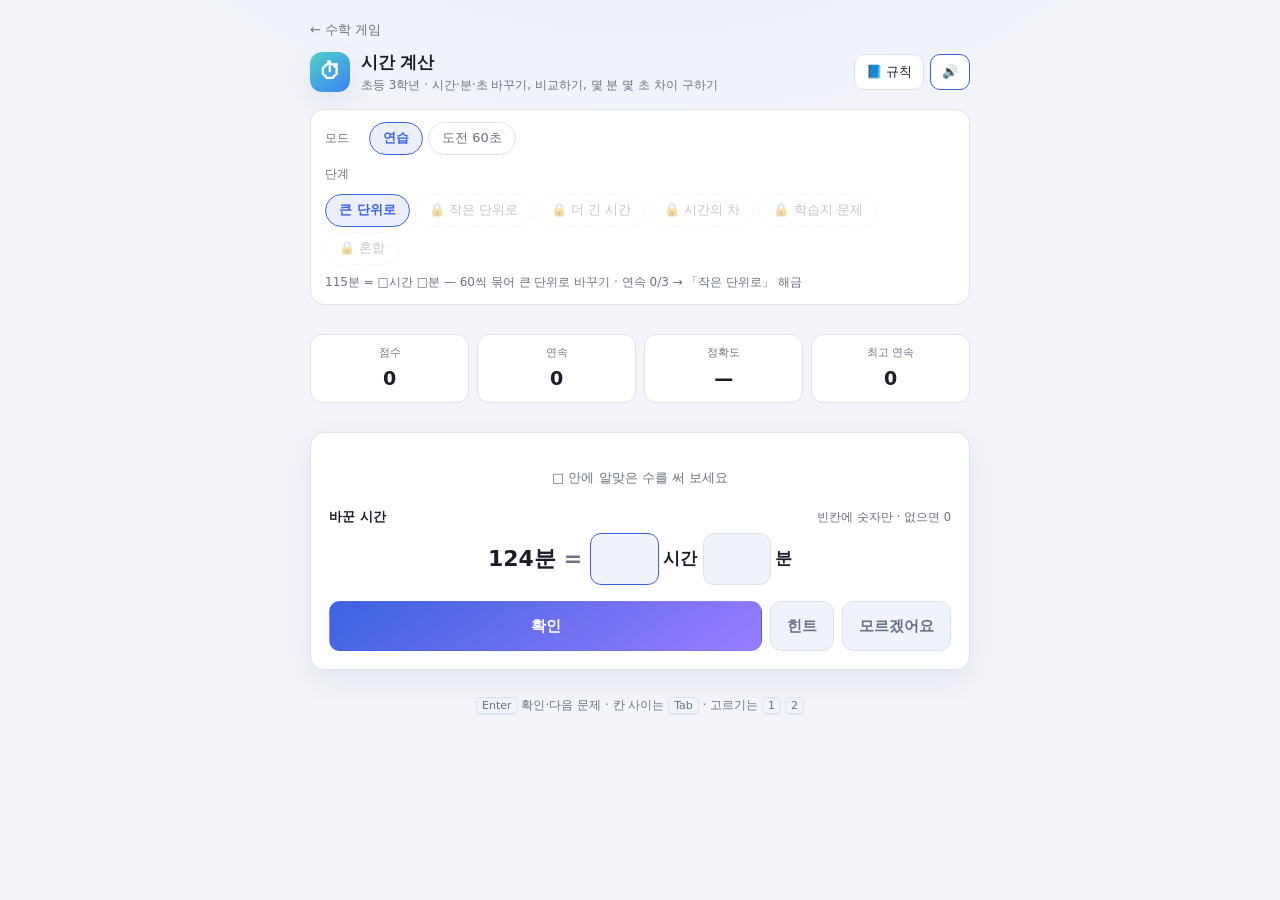
<file: times.html>
<!DOCTYPE html>
<html lang="ko">
<head>
<meta charset="utf-8">
<meta name="viewport" content="width=device-width, initial-scale=1, viewport-fit=cover">
<meta name="description" content="초등 시간 계산 — 시간·분·초 바꾸기, 더 긴 시간 고르기, 몇 분 몇 초 차이 구하기.">
<title>시간 계산</title>
<link rel="icon" href="data:image/svg+xml,<svg xmlns='http://www.w3.org/2000/svg' viewBox='0 0 32 32'><text y='26' font-size='26'>⏱️</text></svg>">
<link rel="stylesheet" href="css/style.css">
<link rel="stylesheet" href="css/times.css">
</head>
<body>
<div class="wrap">

  <nav class="crumb"><a href="./">← 수학 게임</a></nav>

  <header class="topbar">
    <div class="brand">
      <span class="logo logo-time" aria-hidden="true">⏱</span>
      <div>
        <h1>시간 계산</h1>
        <p>초등 3학년 · 시간·분·초 바꾸기, 비교하기, 몇 분 몇 초 차이 구하기</p>
      </div>
    </div>
    <div class="topbar-actions">
      <button type="button" class="icon-btn" id="btn-guide" aria-pressed="false">📘 규칙</button>
      <button type="button" class="icon-btn" id="btn-sound" aria-pressed="true" title="소리 켜기/끄기">🔊</button>
    </div>
  </header>

  <!-- 규칙 시트 -->
  <section class="panel guide" id="guide" hidden>
    <h2>바꾸는 법</h2>
    <div class="unit-scale">
      <span><b>1시간</b> = 60분</span>
      <span><b>1분</b> = 60초</span>
      <span><b>1시간</b> = 3600초</span>
    </div>
    <ul>
      <li><b>100이 아니라 60이에요.</b> <code>115분</code>은 1시간 15분이 아니에요.
        60분씩 묶으면 <code>115분 = 60분 + 55분 = 1시간 55분</code></li>
      <li>큰 단위를 작은 단위로 바꿀 때는 60을 곱해 더해요.
        <code>1시간 3분 46초 = 60분 + 3분 + 46초 = 63분 46초</code></li>
      <li>비교하거나 뺄 때는 <b>단위를 똑같이 맞춰요.</b> 둘 다 「□분 □초」로 바꾸면 쉬워요.</li>
      <li>초끼리 뺄 수 없으면 <b>1분을 60초로 바꿔 내려요.</b>
        <code>115분 0초 − 63분 46초 = 114분 60초 − 63분 46초 = 51분 14초</code></li>
    </ul>
  </section>

  <!-- 설정 -->
  <section class="panel">
    <div class="control-row">
      <span class="control-label">모드</span>
      <div class="segmented" id="mode-group" role="group" aria-label="모드">
        <button type="button" data-mode="practice" aria-pressed="true">연습</button>
        <button type="button" data-mode="challenge" aria-pressed="false">도전 60초</button>
      </div>
    </div>
    <div class="control-row">
      <span class="control-label">단계</span>
      <div class="segmented" id="level-group" role="group" aria-label="단계"></div>
    </div>
    <p class="level-hint" id="level-hint"></p>
  </section>

  <!-- 통계 -->
  <dl class="stats">
    <div class="stat"><dt>점수</dt><dd id="stat-score">0</dd></div>
    <div class="stat"><dt>연속</dt><dd id="stat-streak">0</dd></div>
    <div class="stat"><dt>정확도</dt><dd id="stat-accuracy">—</dd></div>
    <div class="stat" id="stat-right-tile"><dt id="stat-right-label">최고 연속</dt><dd id="stat-right">0</dd></div>
  </dl>

  <!-- 문제 -->
  <main class="card" id="card">
    <p class="prompt" id="prompt"></p>

    <div class="story" id="story" hidden>
      <span class="avatar" aria-hidden="true">🧒</span>
      <div>
        <b class="story-name" id="story-name"></b>
        <p class="bubble" id="story-text"></p>
      </div>
    </div>

    <div class="pair" id="pair" hidden></div>
    <p class="hint-text" id="hint-text" hidden></p>

    <form id="answer-form" autocomplete="off">
      <div class="fields">
        <div class="field" id="field-pick" hidden>
          <div class="field-head">
            <span class="label" id="label-pick">어느 것을</span>
          </div>
          <div class="picks" id="picks" role="group" aria-labelledby="label-pick"></div>
          <p class="field-msg" id="msg-pick"></p>
        </div>

        <div class="field" id="field-time" hidden>
          <div class="field-head">
            <span class="label" id="label-time">답</span>
            <span class="eg">빈칸에 숫자만 · 없으면 0</span>
          </div>
          <div class="time-row" id="time-row"></div>
          <p class="field-msg" id="msg-time"></p>
        </div>
      </div>

      <div class="feedback" id="feedback" hidden></div>

      <div class="actions">
        <button type="submit" class="btn btn-primary" id="btn-submit">확인</button>
        <button type="button" class="btn btn-ghost" id="btn-hint" aria-pressed="false">힌트</button>
        <button type="button" class="btn btn-ghost" id="btn-skip">모르겠어요</button>
      </div>
    </form>

    <div class="result" id="result" hidden>
      <h2 id="result-title">시간 종료!</h2>
      <div class="big" id="result-score">0</div>
      <p id="result-detail"></p>
      <div class="actions">
        <button type="button" class="btn btn-primary" id="btn-restart">다시 도전</button>
      </div>
    </div>
  </main>

  <p class="foot"><kbd>Enter</kbd> 확인·다음 문제 · 칸 사이는 <kbd>Tab</kbd> · 고르기는 <kbd>1</kbd> <kbd>2</kbd></p>
</div>

<script src="js/duration.js"></script>
<script src="js/time-game.js"></script>
</body>
</html>
</file>
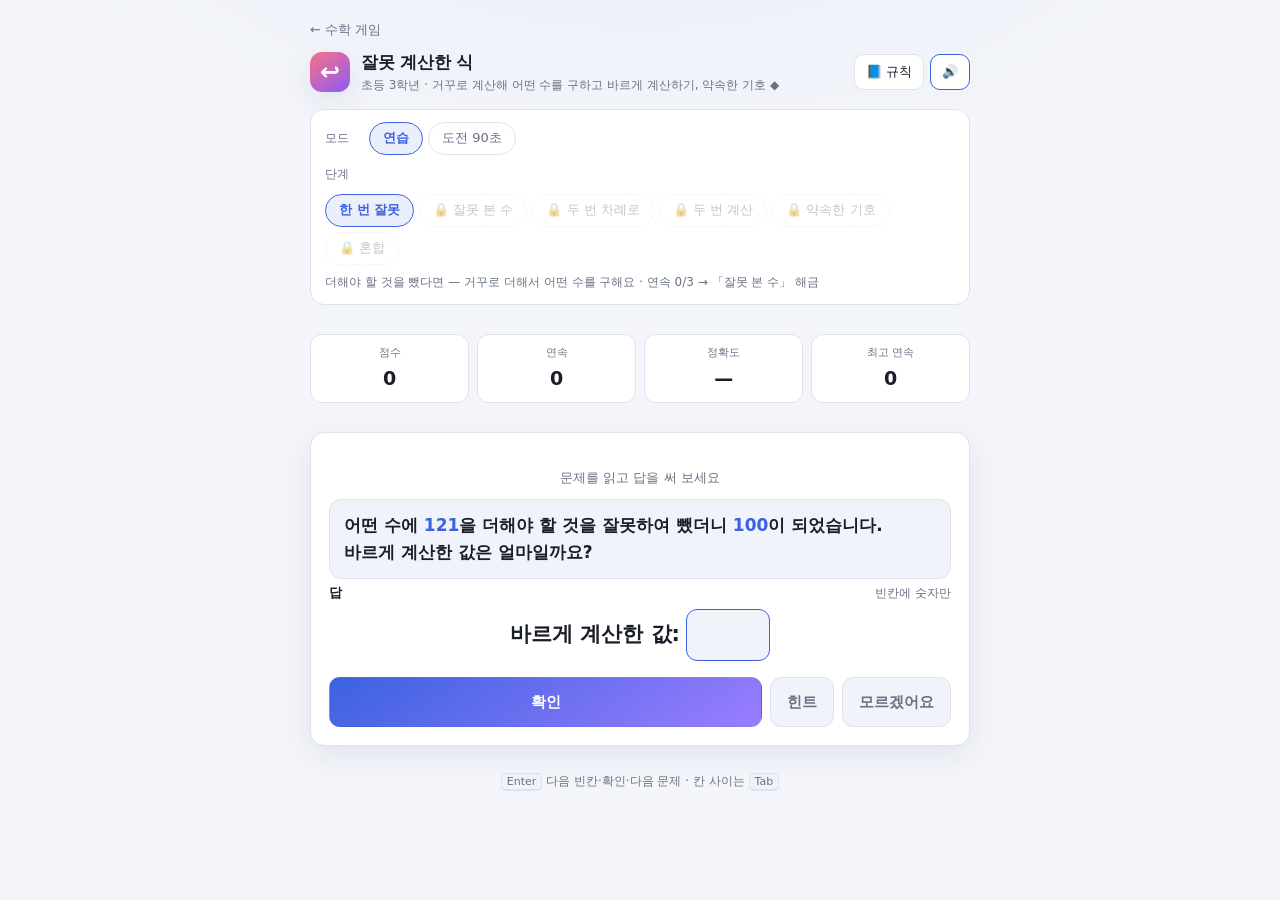
<file: wrongcalc.html>
<!DOCTYPE html>
<html lang="ko">
<head>
<meta charset="utf-8">
<meta name="viewport" content="width=device-width, initial-scale=1, viewport-fit=cover">
<meta name="description" content="잘못 계산한 식 — 어떤 수에 436을 더한 후 188을 빼야 할 것을 잘못하여 뺀 후 더했더니 672. 거꾸로 계산해 어떤 수를 구하고 바르게 계산하기.">
<title>잘못 계산한 식</title>
<link rel="icon" href="data:image/svg+xml,<svg xmlns='http://www.w3.org/2000/svg' viewBox='0 0 32 32'><text y='26' font-size='26'>🔁</text></svg>">
<link rel="stylesheet" href="css/style.css">
<link rel="stylesheet" href="css/wrongcalc.css">
</head>
<body>
<div class="wrap">

  <nav class="crumb"><a href="./">← 수학 게임</a></nav>

  <header class="topbar">
    <div class="brand">
      <span class="logo logo-wrongcalc" aria-hidden="true">↩</span>
      <div>
        <h1>잘못 계산한 식</h1>
        <p>초등 3학년 · 거꾸로 계산해 어떤 수를 구하고 바르게 계산하기, 약속한 기호 ◆</p>
      </div>
    </div>
    <div class="topbar-actions">
      <button type="button" class="icon-btn" id="btn-guide" aria-pressed="false">📘 규칙</button>
      <button type="button" class="icon-btn" id="btn-sound" aria-pressed="true" title="소리 켜기/끄기">🔊</button>
    </div>
  </header>

  <!-- 규칙 시트 -->
  <section class="panel guide" id="guide" hidden>
    <h2>푸는 법</h2>
    <p class="guide-ex">어떤 수에 436을 더한 후 188을 빼야 할 것을 잘못하여 436을 뺀 후 188을 더했더니 672</p>
    <ul>
      <li><b>잘못 계산한 식</b>을 □로 써요. <code>□ − 436 + 188 = 672</code></li>
      <li><b>거꾸로</b> 계산해요. 마지막 셈부터, 더한 것은 빼고 뺀 것은 더해요. <code>672 − 188 = 484, 484 + 436 = 920</code></li>
      <li>어떤 수 920으로 <b>바르게</b> 계산해요. <code>920 + 436 − 188 = 1168</code></li>
      <li>거꾸로 할 때 셈을 안 바꾸면 <code>672 − 436 − 188 = 48</code>처럼 틀린 어떤 수가 나와요.</li>
    </ul>
    <p class="guide-ex">㉠◆㉡ = ㉠ − ㉡이라고 약속할 때 781◆293 = □◆594</p>
    <ul>
      <li>왼쪽부터 약속대로: <code>781 − 293 = 488</code></li>
      <li>오른쪽도 488이어야 해요: <code>□ − 594 = 488</code></li>
      <li>거꾸로: <code>□ = 488 + 594 = 1082</code>. 488에서 멈추면 안 돼요.</li>
    </ul>
  </section>

  <!-- 설정 -->
  <section class="panel">
    <div class="control-row">
      <span class="control-label">모드</span>
      <div class="segmented" id="mode-group" role="group" aria-label="모드">
        <button type="button" data-mode="practice" aria-pressed="true">연습</button>
        <button type="button" data-mode="challenge" aria-pressed="false">도전 90초</button>
      </div>
    </div>
    <div class="control-row">
      <span class="control-label">단계</span>
      <div class="segmented" id="level-group" role="group" aria-label="단계"></div>
    </div>
    <p class="level-hint" id="level-hint"></p>
  </section>

  <!-- 통계 -->
  <dl class="stats">
    <div class="stat"><dt>점수</dt><dd id="stat-score">0</dd></div>
    <div class="stat"><dt>연속</dt><dd id="stat-streak">0</dd></div>
    <div class="stat"><dt>정확도</dt><dd id="stat-accuracy">—</dd></div>
    <div class="stat" id="stat-right-tile"><dt id="stat-right-label">최고 연속</dt><dd id="stat-right">0</dd></div>
  </dl>

  <!-- 문제 -->
  <main class="card" id="card">
    <p class="prompt" id="prompt"></p>
    <p class="story" id="story" hidden></p>
    <div class="expr" id="expr" hidden></div>
    <p class="hint-text" id="hint-text" hidden></p>

    <form id="answer-form" autocomplete="off">
      <div class="field" id="field-lines">
        <div class="field-head">
          <span class="label" id="label-lines">답</span>
          <span class="eg">빈칸에 숫자만</span>
        </div>
        <div class="eq-lines" id="eq-lines"></div>
        <p class="field-msg" id="msg-lines"></p>
      </div>

      <div class="feedback" id="feedback" hidden></div>
      <div class="strip" id="strip" hidden></div>

      <div class="actions">
        <button type="submit" class="btn btn-primary" id="btn-submit">확인</button>
        <button type="button" class="btn btn-ghost" id="btn-hint" aria-pressed="false">힌트</button>
        <button type="button" class="btn btn-ghost" id="btn-skip">모르겠어요</button>
      </div>
    </form>

    <div class="result" id="result" hidden>
      <h2 id="result-title">시간 종료!</h2>
      <div class="big" id="result-score">0</div>
      <p id="result-detail"></p>
      <div class="actions">
        <button type="button" class="btn btn-primary" id="btn-restart">다시 도전</button>
      </div>
    </div>
  </main>

  <p class="foot"><kbd>Enter</kbd> 다음 빈칸·확인·다음 문제 · 칸 사이는 <kbd>Tab</kbd></p>
</div>

<script src="js/wrongcalc.js"></script>
<script src="js/wrongcalc-game.js"></script>
</body>
</html>
</file>
<file: css/style.css>
/* 한국어 숫자 읽기 게임 */

:root {
  --bg: #0e1016;
  --bg-glow: #171b28;
  --surface: #171a23;
  --surface-2: #1e2230;
  --border: #2a2f3d;
  --text: #e7eaf2;
  --muted: #8b93a8;
  --accent: #7f9cff;
  --accent-soft: rgba(127, 156, 255, 0.14);
  --gold: #ffd166;
  --good: #4ade80;
  --good-soft: rgba(74, 222, 128, 0.12);
  --bad: #fb7185;
  --bad-soft: rgba(251, 113, 133, 0.12);
  --radius: 14px;
  --shadow: 0 10px 30px rgba(0, 0, 0, 0.35);
}

@media (prefers-color-scheme: light) {
  :root {
    --bg: #f3f5fa;
    --bg-glow: #e7ecf8;
    --surface: #ffffff;
    --surface-2: #f0f3f9;
    --border: #dde2ec;
    --text: #1a1e29;
    --muted: #6a7285;
    --accent: #3b62e0;
    --accent-soft: rgba(59, 98, 224, 0.1);
    --gold: #b57d09;
    --good: #16a34a;
    --good-soft: rgba(22, 163, 74, 0.1);
    --bad: #dc2626;
    --bad-soft: rgba(220, 38, 38, 0.09);
    --shadow: 0 10px 30px rgba(28, 40, 80, 0.08);
  }
}

* { box-sizing: border-box; }

/* hidden 은 UA 스타일일 뿐이라 display 를 정한 클래스가 이긴다. 한 번에 막아 둔다. */
[hidden] { display: none !important; }

html, body { height: 100%; }

body {
  margin: 0;
  padding: 20px 16px 56px;
  background:
    radial-gradient(900px 500px at 50% -180px, var(--bg-glow), transparent 70%),
    var(--bg);
  color: var(--text);
  font-family: -apple-system, BlinkMacSystemFont, "Apple SD Gothic Neo", Pretendard,
    "Noto Sans KR", "Malgun Gothic", system-ui, sans-serif;
  font-size: 15px;
  line-height: 1.6;
  -webkit-font-smoothing: antialiased;
}

.wrap {
  max-width: 660px;
  margin: 0 auto;
  display: flex;
  flex-direction: column;
  gap: 14px;
}

/* ---------- 상단 ---------- */

.crumb { font-size: 13px; margin-bottom: -6px; }
.crumb a { color: var(--muted); text-decoration: none; }
.crumb a:hover { color: var(--accent); }

.topbar {
  display: flex;
  align-items: center;
  justify-content: space-between;
  gap: 12px;
}

.brand { display: flex; align-items: center; gap: 11px; min-width: 0; }

.logo {
  width: 40px;
  height: 40px;
  flex: none;
  display: grid;
  place-items: center;
  border-radius: 12px;
  background: linear-gradient(145deg, var(--accent), #b98cff);
  color: #fff;
  font-weight: 800;
  font-size: 19px;
  box-shadow: var(--shadow);
}

/* 각도 익히기 */
.logo-angle { background: linear-gradient(145deg, #ffa94d, #ff6b8b); font-size: 22px; }
/* 쌓기나무 규칙 찾기 */
.logo-stack { background: linear-gradient(145deg, #e0a85a, #b9773a); }
.logo-stack svg { width: 26px; height: 26px; }
.game-card .logo-stack svg { width: 30px; height: 30px; }
/* 시간 계산 */
.logo-time { background: linear-gradient(145deg, #4fd1c5, #3b82f6); font-size: 22px; }
/* 합과 차 */
.logo-sumdiff { background: linear-gradient(145deg, #a78bfa, #ec4899); font-size: 15px; letter-spacing: -1px; }
/* 숫자 카드 */
.logo-digits { background: linear-gradient(145deg, #34d399, #0ea5e9); font-size: 14px; letter-spacing: -0.5px; }
.logo-distance { background: linear-gradient(145deg, #f59e0b, #ef4444); font-size: 13px; letter-spacing: -1px; }
.logo-consec { background: linear-gradient(145deg, #22d3ee, #6366f1); font-size: 16px; }
.logo-near { background: linear-gradient(145deg, #f472b6, #f59e0b); font-size: 24px; }
.logo-riddle { background: linear-gradient(145deg, #34d399, #0ea5e9); font-size: 15px; }
.logo-wrongcalc { background: linear-gradient(145deg, #fb7185, #8b5cf6); font-size: 24px; }
.logo-bundle { background: linear-gradient(145deg, #facc15, #f97316); font-size: 24px; }

.brand h1 { margin: 0; font-size: 17px; letter-spacing: -0.2px; }
/* 좁은 화면에서 한글이 단어 중간에서 끊기지 않도록 */
.brand p { margin: 0; font-size: 12px; color: var(--muted); word-break: keep-all; }

.icon-btn {
  border: 1px solid var(--border);
  background: var(--surface);
  color: var(--text);
  border-radius: 10px;
  padding: 7px 11px;
  font: inherit;
  font-size: 13px;
  cursor: pointer;
  white-space: nowrap;
}
.icon-btn:hover { border-color: var(--accent); }
.icon-btn[aria-pressed="true"] { border-color: var(--accent); color: var(--accent); }

.topbar-actions { display: flex; gap: 6px; flex: none; }

/* ---------- 게임 목록 (index.html) ---------- */

.game-list { display: flex; flex-direction: column; gap: 10px; margin: 0; padding: 0; list-style: none; }

.game-card {
  display: flex;
  align-items: center;
  gap: 14px;
  padding: 16px;
  background: var(--surface);
  border: 1px solid var(--border);
  border-radius: var(--radius);
  box-shadow: var(--shadow);
  color: var(--text);
  text-decoration: none;
  transition: border-color 0.12s ease;
}
.game-card:hover,
.game-card:focus-visible { border-color: var(--accent); }
.game-card .logo { width: 48px; height: 48px; font-size: 22px; box-shadow: none; }
.game-text { display: flex; flex-direction: column; gap: 2px; min-width: 0; }
.game-text b { font-size: 16px; }
.game-text span { font-size: 13px; color: var(--muted); word-break: keep-all; }
.game-card .go { margin-left: auto; flex: none; color: var(--muted); font-size: 20px; }

/* ---------- 설정 ---------- */

.panel {
  background: var(--surface);
  border: 1px solid var(--border);
  border-radius: var(--radius);
  padding: 12px 14px;
}

.control-row {
  display: flex;
  align-items: center;
  gap: 10px;
  flex-wrap: wrap;
}
.control-row + .control-row { margin-top: 10px; }

.control-label {
  font-size: 12px;
  color: var(--muted);
  width: 34px;
  flex: none;
}

.segmented {
  display: flex;
  flex-wrap: wrap;
  gap: 5px;
}

.segmented button {
  border: 1px solid var(--border);
  background: transparent;
  color: var(--muted);
  border-radius: 999px;
  padding: 5px 13px;
  font: inherit;
  font-size: 13px;
  cursor: pointer;
  transition: all 0.12s ease;
}
.segmented button:hover { color: var(--text); border-color: var(--accent); }
.segmented button[aria-pressed="true"] {
  background: var(--accent-soft);
  border-color: var(--accent);
  color: var(--accent);
  font-weight: 600;
}

.segmented button:disabled {
  opacity: 0.4;
  border-style: dashed;
  cursor: not-allowed;
}
.segmented button:disabled:hover {
  color: var(--muted);
  border-color: var(--border);
}

.level-hint { font-size: 12px; color: var(--muted); margin: 8px 0 0; }

/* ---------- 통계 ---------- */

.stats {
  display: grid;
  grid-template-columns: repeat(4, 1fr);
  gap: 8px;
}

.stat {
  background: var(--surface);
  border: 1px solid var(--border);
  border-radius: 12px;
  padding: 9px 6px;
  text-align: center;
}
.stat dt { font-size: 11px; color: var(--muted); margin: 0; }
.stat dd {
  margin: 1px 0 0;
  font-size: 19px;
  font-weight: 700;
  font-variant-numeric: tabular-nums;
  letter-spacing: -0.3px;
}
.stat.is-low dd { color: var(--bad); }

/* ---------- 문제 ---------- */

.card {
  background: var(--surface);
  border: 1px solid var(--border);
  border-radius: var(--radius);
  padding: 22px 18px 18px;
  box-shadow: var(--shadow);
}

.prompt {
  text-align: center;
  font-size: 13px;
  color: var(--muted);
  margin-bottom: 10px;
}

.question {
  text-align: center;
  font-size: clamp(26px, 7.2vw, 44px);
  font-weight: 800;
  /* 쉼표가 없으므로 자릿수를 세기 쉽도록 살짝 벌린다 */
  letter-spacing: 0.04em;
  font-variant-numeric: tabular-nums;
  word-break: keep-all;
  overflow-wrap: anywhere;
  line-height: 1.25;
  margin: 0;
}
.question.is-hangul {
  font-size: clamp(20px, 5.2vw, 32px);
  letter-spacing: -0.5px;
}

/* 자리표 */
.place-table {
  display: flex;
  justify-content: center;
  gap: 6px;
  flex-wrap: wrap;
  margin-top: 14px;
}
.place-table[hidden] { display: none; }

.place-group {
  border: 1px dashed var(--border);
  border-radius: 10px;
  padding: 4px 10px 6px;
  text-align: center;
  min-width: 62px;
  background: var(--surface-2);
}
.place-group.is-zero { opacity: 0.4; }
.place-label { display: block; font-size: 11px; color: var(--accent); font-weight: 700; }
.place-digits { display: block; font-size: 16px; font-variant-numeric: tabular-nums; letter-spacing: 1px; }

/* ---------- 입력 ---------- */

.fields { margin-top: 18px; display: flex; flex-direction: column; gap: 10px; }

.field { display: flex; flex-direction: column; gap: 5px; }
.field[hidden] { display: none; }

.field-head {
  display: flex;
  align-items: baseline;
  justify-content: space-between;
  gap: 8px;
}
.field-head label { font-size: 13px; font-weight: 600; word-break: keep-all; }
.field-head .eg { font-size: 11.5px; color: var(--muted); }

.field input {
  width: 100%;
  border: 1.5px solid var(--border);
  background: var(--surface-2);
  color: var(--text);
  border-radius: 11px;
  padding: 12px 13px;
  font: inherit;
  font-size: 17px;
  outline: none;
  transition: border-color 0.12s ease, background 0.12s ease;
}
.field input::placeholder { color: var(--muted); opacity: 0.65; }
.field input:focus { border-color: var(--accent); }
.field.is-good input { border-color: var(--good); background: var(--good-soft); }
.field.is-bad input { border-color: var(--bad); background: var(--bad-soft); }

.field-msg { font-size: 12.5px; min-height: 0; }
.field-msg:empty { display: none; }
.field.is-good .field-msg { color: var(--good); }
.field.is-bad .field-msg { color: var(--bad); }

/* ---------- 버튼 ---------- */

.actions { display: flex; gap: 8px; margin-top: 16px; }

.btn {
  border-radius: 11px;
  padding: 12px 16px;
  font: inherit;
  font-size: 15px;
  font-weight: 600;
  cursor: pointer;
  border: 1px solid var(--border);
  background: var(--surface-2);
  color: var(--text);
  transition: filter 0.12s ease, border-color 0.12s ease;
}
.btn:hover { filter: brightness(1.12); }
.btn:disabled { opacity: 0.4; cursor: not-allowed; }
.btn:disabled:hover { filter: none; border-color: var(--border); }
.btn-primary {
  flex: 1;
  border-color: transparent;
  background: linear-gradient(145deg, var(--accent), #9a7dff);
  color: #fff;
}
.btn-ghost { flex: none; color: var(--muted); }
.btn-ghost:hover { color: var(--text); border-color: var(--accent); }

/* ---------- 피드백 ---------- */

.feedback { margin-top: 16px; }
.feedback[hidden] { display: none; }

.verdict {
  display: flex;
  align-items: center;
  gap: 8px;
  font-weight: 700;
  font-size: 16px;
  padding: 10px 12px;
  border-radius: 11px;
}
.verdict.good { background: var(--good-soft); color: var(--good); }
.verdict.bad { background: var(--bad-soft); color: var(--bad); }
.verdict .score-delta { margin-left: auto; font-size: 13px; font-variant-numeric: tabular-nums; }

.unlock {
  margin-top: 10px;
  padding: 11px 13px;
  border: 1px solid var(--gold);
  border-radius: 11px;
  background: linear-gradient(135deg, rgba(255, 209, 102, 0.16), var(--accent-soft));
  font-size: 14px;
  font-weight: 600;
  word-break: keep-all;
}

.answer-line {
  margin-top: 10px;
  padding: 11px 12px;
  background: var(--surface-2);
  border: 1px solid var(--border);
  border-radius: 11px;
  font-size: 15px;
  word-break: keep-all;
  overflow-wrap: anywhere;
}
.answer-line b { color: var(--accent); font-weight: 700; }
.answer-line .sep { color: var(--muted); margin: 0 7px; }

.breakdown {
  width: 100%;
  border-collapse: collapse;
  margin-top: 10px;
  font-size: 14px;
}
.breakdown th {
  text-align: left;
  font-size: 11.5px;
  font-weight: 600;
  color: var(--muted);
  padding: 3px 8px;
  border-bottom: 1px solid var(--border);
}
.breakdown td {
  padding: 6px 8px;
  border-bottom: 1px solid var(--border);
  font-variant-numeric: tabular-nums;
}
.breakdown tr:last-child td { border-bottom: none; }
.breakdown tr.sum td {
  font-weight: 700;
  border-top: 2px solid var(--border);
}
.breakdown .u { color: var(--accent); font-weight: 700; width: 46px; }
.breakdown .h { font-variant-numeric: normal; }

.tip {
  margin-top: 10px;
  padding: 9px 12px;
  border-left: 3px solid var(--gold);
  background: var(--surface-2);
  border-radius: 0 10px 10px 0;
  font-size: 13px;
  color: var(--muted);
}
.tip b { color: var(--text); }

/* ---------- 결과 ---------- */

.result { text-align: center; padding: 10px 0 4px; }
.result h2 { margin: 0 0 6px; font-size: 20px; }
.result .big {
  font-size: 46px;
  font-weight: 800;
  color: var(--accent);
  font-variant-numeric: tabular-nums;
  line-height: 1.1;
}
.result p { color: var(--muted); margin: 6px 0 16px; font-size: 14px; }

/* ---------- 규칙 시트 ---------- */

.guide[hidden] { display: none; }
.guide h2 { font-size: 15px; margin: 0 0 10px; }
.guide ul { margin: 0; padding-left: 18px; }
.guide li { margin-bottom: 7px; font-size: 13.5px; color: var(--muted); }
.guide li b { color: var(--text); }
.guide code {
  background: var(--surface-2);
  border: 1px solid var(--border);
  border-radius: 6px;
  padding: 1px 6px;
  font-size: 12.5px;
  font-family: ui-monospace, SFMono-Regular, Menlo, monospace;
  color: var(--text);
}

.unit-scale {
  display: flex;
  gap: 6px;
  flex-wrap: wrap;
  margin: 0 0 12px;
}
.unit-scale span {
  border: 1px solid var(--border);
  background: var(--surface-2);
  border-radius: 9px;
  padding: 5px 9px;
  font-size: 12px;
  color: var(--muted);
}
.unit-scale b { color: var(--accent); }

.foot { text-align: center; font-size: 12px; color: var(--muted); }
.foot kbd {
  background: var(--surface-2);
  border: 1px solid var(--border);
  border-bottom-width: 2px;
  border-radius: 5px;
  padding: 1px 5px;
  font-size: 11px;
  font-family: inherit;
}

@media (max-width: 420px) {
  .stats { grid-template-columns: repeat(2, 1fr); }
  .control-label { width: 100%; }
}

@media (prefers-reduced-motion: no-preference) {
  .card { animation: rise 0.22s ease both; }
  @keyframes rise {
    from { opacity: 0; transform: translateY(6px); }
    to { opacity: 1; transform: none; }
  }
}
</file>
<file: css/angles.css>
/* 각도 익히기 — css/style.css 위에 얹는다 */

:root {
  --pen: #ffa94d;
  --pen-soft: rgba(255, 169, 77, 0.22);
  --gold-soft: rgba(255, 209, 102, 0.2);
  --arc-soft: rgba(127, 156, 255, 0.2);
  --shape-fill: rgba(127, 156, 255, 0.07);
  --pro-body: rgba(170, 190, 255, 0.07);
  --pro-edge: rgba(200, 212, 245, 0.5);
  --pro-tick: rgba(231, 234, 242, 0.85);
  --pro-outer: #e7eaf2;
  --pro-inner: #9fb4ff;
}

@media (prefers-color-scheme: light) {
  :root {
    --pen: #e8590c;
    --pen-soft: rgba(232, 89, 12, 0.14);
    --gold-soft: rgba(181, 125, 9, 0.13);
    --arc-soft: rgba(59, 98, 224, 0.13);
    --shape-fill: rgba(59, 98, 224, 0.05);
    --pro-body: rgba(59, 98, 224, 0.045);
    --pro-edge: rgba(26, 30, 41, 0.4);
    --pro-tick: rgba(26, 30, 41, 0.8);
    --pro-outer: #1a1e29;
    --pro-inner: #3b62e0;
  }
}

/* ---------- 문제 ---------- */

.target {
  text-align: center;
  font-size: clamp(30px, 8vw, 40px);
  font-weight: 800;
  line-height: 1.1;
  margin: 0;
  font-variant-numeric: tabular-nums;
}

.figure {
  max-width: 520px;
  margin: 4px auto 0;
  -webkit-user-select: none;
  user-select: none;
  -webkit-tap-highlight-color: transparent;
}

.fig { display: block; width: 100%; height: auto; }
.fig.is-draggable { touch-action: none; cursor: grab; }
.fig.is-draggable:active { cursor: grabbing; }
.fig:focus { outline: none; }
.fig:focus-visible { outline: 2px solid var(--accent); outline-offset: 2px; border-radius: 12px; }

.hint-text {
  margin: 10px 0 0;
  padding: 9px 12px;
  border-left: 3px solid var(--accent);
  background: var(--surface-2);
  border-radius: 0 10px 10px 0;
  font-size: 13px;
  color: var(--muted);
  word-break: keep-all;
}

/* ---------- 그림 ---------- */

.fig-arm { stroke: var(--text); stroke-width: 3; stroke-linecap: round; fill: none; }
.fig-vertex { fill: var(--text); }
.fig-sector { fill: var(--arc-soft); }
.fig-arc { fill: none; stroke: var(--accent); stroke-width: 2; }
.fig-mark.is-unknown .fig-sector { fill: var(--gold-soft); }
.fig-mark.is-unknown .fig-arc { stroke: var(--gold); stroke-width: 2.5; }

.fig-whole path { fill: none; stroke: var(--muted); stroke-width: 1.6; stroke-linecap: round; stroke-linejoin: round; }
.fig-whole.is-unknown path { stroke: var(--gold); stroke-width: 2.2; }

.fig-right { fill: none; stroke: var(--accent); stroke-width: 2; }
.fig-right.is-answer { stroke: var(--good); stroke-width: 2.5; }

.fig-shape-fill { fill: var(--shape-fill); }
.fig-shape-line { fill: none; stroke: var(--text); stroke-width: 2.5; stroke-linejoin: round; }

.fig-label,
.fig-name,
.fig-equation,
.pro-scale text {
  text-anchor: middle;
  dominant-baseline: central;
  font-variant-numeric: tabular-nums;
}
.fig-label { fill: var(--text); font-size: 15px; font-weight: 700; }
.fig-label.is-whole { fill: var(--muted); }
.fig-label.is-unknown { fill: var(--gold); font-size: 21px; font-weight: 800; }
.fig-label.is-answer { fill: var(--good); font-size: 16px; font-weight: 800; }
.fig-name { fill: var(--text); font-size: 17px; font-weight: 800; }
.fig-name.is-answer { fill: var(--good); }
.fig-equation { fill: var(--text); font-size: 34px; font-weight: 800; }
.fig-equation .is-unknown { fill: var(--gold); }
.fig-equation .is-answer { fill: var(--good); }

.fig-chip rect { fill: var(--surface); stroke: var(--good); stroke-width: 1.2; }

.fig-ref line,
.fig-ref path,
.fig-ref-half {
  fill: none;
  stroke: var(--muted);
  stroke-width: 2;
  stroke-dasharray: 6 5;
}
.fig-ref-half { stroke-dasharray: 2 5; stroke-linecap: round; }

.fig-guess { stroke: var(--pen); stroke-width: 3; stroke-dasharray: 8 6; stroke-linecap: round; }
.fig-target { stroke: var(--good); stroke-width: 3; stroke-dasharray: 8 6; stroke-linecap: round; }

/* 각도기: 눈금 두 줄 — 바깥쪽은 왼쪽이 0, 안쪽은 오른쪽이 0 */
.pro-body { fill: var(--pro-body); stroke: var(--pro-edge); stroke-width: 1.5; }
.pro-tick { stroke: var(--pro-tick); fill: none; }
.pro-tick.is-minor { stroke-width: 0.7; }
.pro-tick.is-mid { stroke-width: 1; }
.pro-tick.is-major { stroke-width: 1.4; }
.pro-scale text { font-size: 10.5px; }
.pro-scale.is-outer text { fill: var(--pro-outer); font-weight: 700; }
.pro-scale.is-inner text { fill: var(--pro-inner); font-size: 10px; font-weight: 600; }
.pro-scale.is-correct text { fill: var(--good); font-weight: 800; }
.pro-scale.is-faded { opacity: 0.25; }
.pro-ring { fill: none; stroke: var(--good); stroke-width: 2.2; }
.pro-ring.is-hint { stroke: var(--gold); }

/* 각 그리기: 움직이는 변 */
.pen-arm { stroke: var(--pen); stroke-width: 3.5; stroke-linecap: round; }
.pen-sector { fill: var(--pen-soft); }
.pen-handle { fill: var(--pen); stroke: var(--surface); stroke-width: 3; }
.fig.is-good .pen-arm { stroke: var(--good); }
.fig.is-good .pen-handle { fill: var(--good); }

@media (prefers-reduced-motion: no-preference) {
  .fig.is-draggable .pen-handle { animation: nudge-me 1.6s ease-in-out infinite; }
  .fig.is-draggable:active .pen-handle,
  .fig.is-draggable:focus-visible .pen-handle { animation: none; }
  @keyframes nudge-me {
    0%, 100% { stroke-width: 3; }
    50% { stroke-width: 7; }
  }
}

/* ---------- 답 ---------- */

.choices {
  display: grid;
  grid-template-columns: repeat(3, minmax(0, 1fr));
  gap: 8px;
  margin-top: 16px;
}

.choice {
  position: relative;
  border: 1.5px solid var(--border);
  background: var(--surface-2);
  color: var(--text);
  border-radius: 12px;
  padding: 14px 8px;
  font: inherit;
  font-size: 17px;
  font-weight: 700;
  cursor: pointer;
  word-break: keep-all;
  transition: border-color 0.12s ease, background 0.12s ease;
}
.choice:hover { border-color: var(--accent); }
.choice:disabled { cursor: default; opacity: 0.5; }
.choice:disabled:hover { border-color: var(--border); }
.choice.is-good,
.choice.is-good:hover { border-color: var(--good); background: var(--good-soft); color: var(--good); opacity: 1; }
.choice.is-bad,
.choice.is-bad:hover { border-color: var(--bad); background: var(--bad-soft); color: var(--bad); opacity: 1; }
.choice.is-answer,
.choice.is-answer:hover { border-color: var(--good); color: var(--good); opacity: 1; }
.choice kbd {
  position: absolute;
  top: 4px;
  right: 7px;
  font-family: inherit;
  font-size: 10px;
  font-weight: 600;
  color: var(--muted);
}
@media (hover: none) { .choice kbd { display: none; } }

.degree-input { position: relative; }
.degree-input input { padding-right: 36px; font-variant-numeric: tabular-nums; }
.degree-input .unit {
  position: absolute;
  right: 14px;
  top: 50%;
  transform: translateY(-50%);
  font-size: 19px;
  color: var(--muted);
  pointer-events: none;
}

.nudge { display: flex; justify-content: center; gap: 10px; margin-top: 12px; }

/* 고르기 문제에서는 확인 버튼이 없다. 남은 버튼을 가운데로 */
#btn-submit[hidden] + #btn-hint { margin-left: auto; }
#btn-submit[hidden] ~ #btn-skip { margin-right: auto; }
.nudge .btn { min-width: 92px; font-variant-numeric: tabular-nums; }

/* ---------- 풀이 ---------- */

.answer-line b.pen { color: var(--pen); }
.answer-line b.c-a { color: var(--accent); }
.answer-line b.c-b { color: var(--pen); }

.overlay {
  margin-top: 10px;
  padding: 8px 10px 4px;
  background: var(--surface-2);
  border: 1px solid var(--border);
  border-radius: 11px;
}
.overlay .fig { max-width: 360px; margin: 0 auto; }
.overlay-cap { margin: 0; font-size: 12px; color: var(--muted); }
.ov-arc { fill: none; stroke-width: 3; }
.ov-arm { stroke-width: 3.5; stroke-linecap: round; }
.ov-arc.c-a,
.ov-arm.c-a { stroke: var(--accent); }
.ov-arc.c-b,
.ov-arm.c-b { stroke: var(--pen); }
.ov-arm.is-dashed { stroke-dasharray: 9 7; }

@media (max-width: 420px) {
  /* 좁은 화면에서는 그림을 카드 가장자리까지 넓혀 각도기 숫자를 키운다 */
  .figure { margin-left: -10px; margin-right: -10px; }
  .choice { font-size: 16px; padding: 13px 4px; }
}

/* 단축키 안내는 자판이 있을 때만 */
.foot { word-break: keep-all; }
@media (hover: none) and (pointer: coarse) {
  .foot { display: none; }
}
</file>
<file: css/bundle.css>
/* 두 묶음 비교 — css/style.css 위에 얹는다 */

.guide-ex { margin: 0 0 8px; font-size: 13.5px; font-weight: 600; word-break: keep-all; }

/* ---------- 문제 ---------- */

/* 학습지 문장 */
.story {
  margin: 2px 0 4px;
  padding: 12px 14px;
  background: var(--surface-2);
  border: 1px solid var(--border);
  border-radius: 12px;
  font-size: 17px;
  font-weight: 600;
  line-height: 1.6;
  word-break: keep-all;
}
.story .num { color: var(--accent); font-variant-numeric: tabular-nums; }

.hint-text {
  margin: 12px 0 0;
  padding: 9px 12px;
  border-left: 3px solid var(--accent);
  background: var(--surface-2);
  border-radius: 0 10px 10px 0;
  font-size: 13px;
  color: var(--muted);
  word-break: keep-all;
}

/* ---------- 답 ---------- */

.field-head .label { font-size: 13px; font-weight: 600; word-break: keep-all; }

.eq-lines {
  display: flex;
  flex-direction: column;
  align-items: center;
  gap: 8px;
}
.eq-line {
  display: flex;
  flex-wrap: wrap;
  align-items: center;
  justify-content: center;
  gap: 4px 6px;
  font-size: 21px;
  font-weight: 700;
  font-variant-numeric: tabular-nums;
}
.eq-line.is-note { font-size: 14px; font-weight: 600; color: var(--muted); }
.eq-line.is-note .eq-part { white-space: normal; word-break: keep-all; }
.eq-line.is-given { color: var(--muted); font-size: 18px; }
.eq-text { white-space: pre-wrap; text-align: center; }
.eq-part { display: inline-block; white-space: nowrap; }

.field .eq-line input {
  width: 4.2em;
  padding: 9px 4px;
  text-align: center;
  font-size: 20px;
  font-weight: 700;
  font-variant-numeric: tabular-nums;
}
.field .eq-line input.is-good { border-color: var(--good); background: var(--good-soft); }
.field .eq-line input.is-bad { border-color: var(--bad); background: var(--bad-soft); }

/* ---------- 풀이 ---------- */

.answer-line { line-height: 1.8; font-variant-numeric: tabular-nums; word-break: keep-all; }

/* ---------- 수 칩 ---------- */

.strip { margin-top: 10px; padding: 10px 12px; border: 1px solid var(--border); border-radius: 11px; }
.chips { display: flex; flex-wrap: wrap; justify-content: center; gap: 6px; }
.chip {
  display: inline-flex; flex-direction: column; align-items: center; justify-content: center;
  min-width: 3.2em; padding: 5px 8px; border-radius: 9px;
  font-weight: 700; font-variant-numeric: tabular-nums; color: #fff;
  background: var(--muted);
}
.chip-tag { font-size: 11px; font-weight: 600; opacity: 0.9; }
.chip-num { font-size: 17px; }
.chip-p0 { background: #5b7cf0; }
.chip-p1 { background: #e0752e; }
.chip-p2 { background: #16a34a; }
.chip-p3 { background: #a855f7; }
.chip-mid { background: #64748b; outline: 2px dashed var(--text); outline-offset: 1px; }
.chip-ans { background: var(--accent); box-shadow: 0 0 0 3px var(--good); }
.piles { display: grid; grid-template-columns: auto auto; align-items: center; gap: 4px 8px; width: fit-content; margin: 0 auto; }
.pile { display: flex; flex-wrap: wrap; align-items: center; gap: 4px; }
.item { font-size: 26px; line-height: 1.2; }
.item.is-same { opacity: 0.35; }
.item.is-extra { outline: 2px solid var(--good); outline-offset: 1px; border-radius: 8px; background: var(--good-soft); }
.pile-w { font-weight: 700; font-variant-numeric: tabular-nums; }
.strip-note { display: block; margin-top: 8px; text-align: center; font-size: 13px; font-weight: 700; color: var(--muted); word-break: keep-all; }

.in-box { display: inline-flex; align-items: center; gap: 4px; }
.in-box .u { font-size: 17px; font-weight: 600; }

@media (max-width: 420px) {
  .story { font-size: 15.5px; }
  .eq-line { font-size: 18px; }
  .field .eq-line input { width: 3.8em; font-size: 18px; }
}

.foot { word-break: keep-all; }
@media (hover: none) and (pointer: coarse) {
  .foot { display: none; }
}
</file>
<file: css/consec.css>
/* 연속하는 수의 합 — css/style.css 위에 얹는다 */

.guide-ex { margin: 0 0 8px; font-size: 13.5px; font-weight: 600; word-break: keep-all; }

/* ---------- 문제 ---------- */

/* 학습지 문장 */
.story {
  margin: 2px 0 4px;
  padding: 12px 14px;
  background: var(--surface-2);
  border: 1px solid var(--border);
  border-radius: 12px;
  font-size: 17px;
  font-weight: 600;
  line-height: 1.6;
  word-break: keep-all;
}
.story .num { color: var(--accent); font-variant-numeric: tabular-nums; }

.hint-text {
  margin: 12px 0 0;
  padding: 9px 12px;
  border-left: 3px solid var(--accent);
  background: var(--surface-2);
  border-radius: 0 10px 10px 0;
  font-size: 13px;
  color: var(--muted);
  word-break: keep-all;
}

/* ---------- 답 ---------- */

.field-head .label { font-size: 13px; font-weight: 600; word-break: keep-all; }

.eq-lines {
  display: flex;
  flex-direction: column;
  align-items: center;
  gap: 8px;
}
.eq-line {
  display: flex;
  flex-wrap: wrap;
  align-items: center;
  justify-content: center;
  gap: 4px 6px;
  font-size: 21px;
  font-weight: 700;
  font-variant-numeric: tabular-nums;
}
.eq-line.is-note { font-size: 14px; font-weight: 600; color: var(--muted); }
.eq-line.is-given { color: var(--muted); font-size: 18px; }
.eq-text { white-space: pre-wrap; text-align: center; }
.eq-part { display: inline-block; white-space: nowrap; }

.field .eq-line input {
  width: 4.2em;
  padding: 9px 4px;
  text-align: center;
  font-size: 20px;
  font-weight: 700;
  font-variant-numeric: tabular-nums;
}
.field .eq-line input.is-good { border-color: var(--good); background: var(--good-soft); }
.field .eq-line input.is-bad { border-color: var(--bad); background: var(--bad-soft); }

/* ---------- 풀이 ---------- */

.answer-line { line-height: 1.8; font-variant-numeric: tabular-nums; word-break: keep-all; }

/* ---------- 수 칩 ---------- */

.strip { margin-top: 10px; padding: 10px 12px; border: 1px solid var(--border); border-radius: 11px; }
.chips { display: flex; flex-wrap: wrap; justify-content: center; gap: 6px; }
.chip {
  display: inline-flex; flex-direction: column; align-items: center; justify-content: center;
  min-width: 3.2em; padding: 5px 8px; border-radius: 9px;
  font-weight: 700; font-variant-numeric: tabular-nums; color: #fff;
  background: var(--muted);
}
.chip-tag { font-size: 11px; font-weight: 600; opacity: 0.9; }
.chip-num { font-size: 17px; }
.chip-p0 { background: #5b7cf0; }
.chip-p1 { background: #e0752e; }
.chip-p2 { background: #16a34a; }
.chip-p3 { background: #a855f7; }
.chip-mid { background: #64748b; outline: 2px dashed var(--text); outline-offset: 1px; }
.chip-ans { background: var(--accent); box-shadow: 0 0 0 3px var(--good); }
.strip-note { display: block; margin-top: 8px; text-align: center; font-size: 13px; font-weight: 700; color: var(--muted); word-break: keep-all; }

.in-box { display: inline-flex; align-items: center; gap: 4px; }
.in-box .u { font-size: 17px; font-weight: 600; }

@media (max-width: 420px) {
  .story { font-size: 15.5px; }
  .eq-line { font-size: 18px; }
  .field .eq-line input { width: 3.8em; font-size: 18px; }
}

.foot { word-break: keep-all; }
@media (hover: none) and (pointer: coarse) {
  .foot { display: none; }
}
</file>
<file: css/digits.css>
/* 숫자 카드로 세 자리 수 만들기 — css/style.css 위에 얹는다 */

.story {
  margin: 0 0 4px;
  padding: 12px 14px;
  background: var(--surface-2);
  border: 1px solid var(--border);
  border-radius: 12px;
  font-size: 17px;
  font-weight: 600;
  line-height: 1.6;
  word-break: keep-all;
}
.story b { color: var(--accent); }

.hint-text {
  margin: 12px 0 0;
  padding: 9px 12px;
  border-left: 3px solid var(--accent);
  background: var(--surface-2);
  border-radius: 0 10px 10px 0;
  font-size: 13px;
  color: var(--muted);
  word-break: keep-all;
}

/* ---------- 판: 만든 수 ---------- */

.board {
  display: flex;
  flex-direction: column;
  align-items: center;
  gap: 8px;
  margin-top: 6px;
}
.board-row {
  display: grid;
  grid-template-columns: 5.4em auto;
  align-items: center;
  gap: 10px;
}
.row-label { font-size: 13px; font-weight: 700; color: var(--muted); text-align: right; white-space: nowrap; }
.row-label .op { font-size: 22px; color: var(--text); margin-right: 4px; }
.slots { display: flex; gap: 6px; }
.slot {
  width: 54px;
  height: 64px;
  border: 2px dashed var(--border);
  border-radius: 12px;
  background: var(--surface-2);
  color: var(--text);
  font: inherit;
  font-size: 30px;
  font-weight: 800;
  font-variant-numeric: tabular-nums;
  cursor: pointer;
  display: grid;
  place-items: center;
  transition: border-color 0.12s ease, background 0.12s ease;
}
.slot.is-filled { border-style: solid; background: var(--surface); }
.slot.is-active { border-color: var(--accent); background: var(--accent-soft); }
.slot:disabled { cursor: default; }
.slot.is-good { border-color: var(--good); background: var(--good-soft); color: var(--good); }
.slot.is-bad { border-color: var(--bad); background: var(--bad-soft); color: var(--bad); }
.board-line { width: 100%; max-width: 260px; border-top: 2px solid var(--text); opacity: 0.6; }

.live {
  min-height: 1.4em;
  margin: 8px 0 0;
  text-align: center;
  font-size: 15px;
  font-weight: 700;
  color: var(--muted);
  font-variant-numeric: tabular-nums;
}

/* ---------- 카드 ---------- */

.cards {
  display: flex;
  flex-wrap: wrap;
  justify-content: center;
  gap: 7px;
  margin-top: 12px;
}
.digit-card {
  width: 44px;
  height: 56px;
  border: 1.5px solid var(--border);
  border-radius: 10px;
  background: var(--surface);
  color: var(--text);
  box-shadow: 0 2px 0 var(--border);
  font: inherit;
  font-size: 24px;
  font-weight: 800;
  cursor: pointer;
  transition: transform 0.1s ease, opacity 0.12s ease;
}
.digit-card:hover:not(:disabled) { transform: translateY(-2px); border-color: var(--accent); }
.digit-card:disabled { opacity: 0.25; cursor: default; box-shadow: none; }

/* ---------- 풀이 ---------- */

.answer-line { line-height: 1.8; font-variant-numeric: tabular-nums; word-break: keep-all; }
.answer-line .all { color: var(--muted); font-size: 13.5px; }

@media (max-width: 420px) {
  .story { font-size: 15.5px; }
  .slot { width: 48px; height: 58px; font-size: 27px; }
  .digit-card { width: 40px; height: 52px; font-size: 22px; }
  .board-row { grid-template-columns: 4.8em auto; gap: 6px; }
  .row-label { font-size: 12px; }
}

.foot { word-break: keep-all; }
@media (hover: none) and (pointer: coarse) {
  .foot { display: none; }
}
</file>
<file: css/distance.css>
/* 겹친 거리 구하기 — css/style.css 위에 얹는다 */

.guide-ex { margin: 0 0 8px; font-size: 13.5px; font-weight: 600; word-break: keep-all; }

/* ---------- 문제 ---------- */

/* 학습지 문장 */
.story {
  margin: 2px 0 4px;
  padding: 12px 14px;
  background: var(--surface-2);
  border: 1px solid var(--border);
  border-radius: 12px;
  font-size: 17px;
  font-weight: 600;
  line-height: 1.6;
  word-break: keep-all;
}
.story .num { color: var(--accent); font-variant-numeric: tabular-nums; }

.hint-text {
  margin: 12px 0 0;
  padding: 9px 12px;
  border-left: 3px solid var(--accent);
  background: var(--surface-2);
  border-radius: 0 10px 10px 0;
  font-size: 13px;
  color: var(--muted);
  word-break: keep-all;
}

/* ---------- 답 ---------- */

.field-head .label { font-size: 13px; font-weight: 600; word-break: keep-all; }

.eq-lines {
  display: flex;
  flex-direction: column;
  align-items: center;
  gap: 8px;
}
.eq-line {
  display: flex;
  flex-wrap: wrap;
  align-items: center;
  justify-content: center;
  gap: 4px 6px;
  font-size: 21px;
  font-weight: 700;
  font-variant-numeric: tabular-nums;
}
.eq-line.is-note { font-size: 14px; font-weight: 600; color: var(--muted); }
.eq-line.is-given { color: var(--muted); font-size: 18px; }
.eq-text { white-space: pre-wrap; text-align: center; }
.eq-part { display: inline-block; white-space: nowrap; }

.field .eq-line input {
  width: 4.2em;
  padding: 9px 4px;
  text-align: center;
  font-size: 20px;
  font-weight: 700;
  font-variant-numeric: tabular-nums;
}
.field .eq-line input.is-good { border-color: var(--good); background: var(--good-soft); }
.field .eq-line input.is-bad { border-color: var(--bad); background: var(--bad-soft); }

/* ---------- 풀이 ---------- */

.answer-line { line-height: 1.8; font-variant-numeric: tabular-nums; word-break: keep-all; }

/* ---------- 그림 ---------- */

.diagram-box { margin: 8px 0 2px; }
.diagram { display: block; width: 100%; height: auto; max-width: 520px; margin: 0 auto; }
.diagram .road { stroke: var(--text); stroke-width: 2; }
.diagram .pt-ring { fill: none; stroke: var(--text); stroke-width: 1.4; }
.diagram .pt-label { fill: var(--text); font-size: 15px; font-weight: 700; text-anchor: middle; }
.diagram .given { fill: none; stroke: var(--muted); stroke-width: 1.6; stroke-dasharray: 5 4; }
.diagram .given-bg { fill: var(--surface); }
.diagram .given-text { fill: var(--text); font-size: 19px; font-weight: 700; text-anchor: middle; font-variant-numeric: tabular-nums; }
.diagram .asked { fill: none; stroke: var(--accent); stroke-width: 2.4; }
.diagram .asked-bg { fill: var(--accent); }
.diagram .asked-text { fill: #fff; font-size: 19px; font-weight: 800; text-anchor: middle; font-variant-numeric: tabular-nums; }
.diagram .shown { fill: none; stroke: var(--good); stroke-width: 2.4; }
.diagram .shown-bg { fill: var(--good); }
.diagram .shown-text { fill: #fff; font-size: 19px; font-weight: 800; text-anchor: middle; font-variant-numeric: tabular-nums; }

.in-box { display: inline-flex; align-items: center; gap: 4px; }
.in-box .u { font-size: 17px; font-weight: 600; }

@media (max-width: 420px) {
  .story { font-size: 15.5px; }
  .eq-line { font-size: 18px; }
  .field .eq-line input { width: 3.8em; font-size: 18px; }
}

.foot { word-break: keep-all; }
@media (hover: none) and (pointer: coarse) {
  .foot { display: none; }
}
</file>
<file: css/near.css>
/* 가장 가까운 수 — css/style.css 위에 얹는다 */

.guide-ex { margin: 0 0 8px; font-size: 13.5px; font-weight: 600; word-break: keep-all; }

/* ---------- 문제 ---------- */

/* 학습지 문장 */
.story {
  margin: 2px 0 4px;
  padding: 12px 14px;
  background: var(--surface-2);
  border: 1px solid var(--border);
  border-radius: 12px;
  font-size: 17px;
  font-weight: 600;
  line-height: 1.6;
  word-break: keep-all;
}
.story .num { color: var(--accent); font-variant-numeric: tabular-nums; }

/* 학습지의 네모 칸 */
.expr {
  display: flex;
  justify-content: center;
  gap: 8px;
  width: fit-content;
  margin: 10px auto 4px;
  padding: 10px 26px;
  border: 1.5px solid var(--border);
  border-radius: 12px;
  font-size: 22px;
  font-weight: 700;
  font-variant-numeric: tabular-nums;
}
.expr.is-cards { border: none; padding: 4px; }
.card-tile {
  display: inline-flex; align-items: center; justify-content: center;
  width: 1.9em; height: 2.4em;
  border: 2px solid var(--accent);
  border-radius: 8px;
  background: var(--surface-2);
  font-size: 22px;
}

.hint-text {
  margin: 12px 0 0;
  padding: 9px 12px;
  border-left: 3px solid var(--accent);
  background: var(--surface-2);
  border-radius: 0 10px 10px 0;
  font-size: 13px;
  color: var(--muted);
  word-break: keep-all;
}

/* ---------- 답 ---------- */

.field-head .label { font-size: 13px; font-weight: 600; word-break: keep-all; }

.eq-lines {
  display: flex;
  flex-direction: column;
  align-items: center;
  gap: 8px;
}
.eq-line {
  display: flex;
  flex-wrap: wrap;
  align-items: center;
  justify-content: center;
  gap: 4px 6px;
  font-size: 21px;
  font-weight: 700;
  font-variant-numeric: tabular-nums;
}
.eq-line.is-note { font-size: 14px; font-weight: 600; color: var(--muted); }
.eq-line.is-note .eq-part { white-space: normal; word-break: keep-all; }
.eq-line.is-given { color: var(--muted); font-size: 18px; }
.eq-text { white-space: pre-wrap; text-align: center; }
.eq-part { display: inline-block; white-space: nowrap; }

.field .eq-line input {
  width: 4.2em;
  padding: 9px 4px;
  text-align: center;
  font-size: 20px;
  font-weight: 700;
  font-variant-numeric: tabular-nums;
}
.field .eq-line input.is-good { border-color: var(--good); background: var(--good-soft); }
.field .eq-line input.is-bad { border-color: var(--bad); background: var(--bad-soft); }

/* ---------- 풀이 ---------- */

.answer-line { line-height: 1.8; font-variant-numeric: tabular-nums; word-break: keep-all; }

/* ---------- 수 칩 ---------- */

.strip { margin-top: 10px; padding: 10px 12px; border: 1px solid var(--border); border-radius: 11px; }
.chips { display: flex; flex-wrap: wrap; justify-content: center; gap: 6px; }
.chip {
  display: inline-flex; flex-direction: column; align-items: center; justify-content: center;
  min-width: 3.2em; padding: 5px 8px; border-radius: 9px;
  font-weight: 700; font-variant-numeric: tabular-nums; color: #fff;
  background: var(--muted);
}
.chip-tag { font-size: 11px; font-weight: 600; opacity: 0.9; }
.chip-num { font-size: 17px; }
.chip-p0 { background: #5b7cf0; }
.chip-p1 { background: #e0752e; }
.chip-p2 { background: #16a34a; }
.chip-p3 { background: #a855f7; }
.chip-mid { background: #64748b; outline: 2px dashed var(--text); outline-offset: 1px; }
.chip-ans { background: var(--accent); box-shadow: 0 0 0 3px var(--good); }
.strip-note { display: block; margin-top: 8px; text-align: center; font-size: 13px; font-weight: 700; color: var(--muted); word-break: keep-all; }

.in-box { display: inline-flex; align-items: center; gap: 4px; }
.in-box .u { font-size: 17px; font-weight: 600; }

@media (max-width: 420px) {
  .story { font-size: 15.5px; }
  .eq-line { font-size: 18px; }
  .field .eq-line input { width: 3.8em; font-size: 18px; }
}

.foot { word-break: keep-all; }
@media (hover: none) and (pointer: coarse) {
  .foot { display: none; }
}
</file>
<file: css/riddle.css>
/* 기호가 있는 덧셈식 — css/style.css 위에 얹는다 */

.guide-ex { margin: 0 0 8px; font-size: 13.5px; font-weight: 600; word-break: keep-all; }

/* ---------- 문제 ---------- */

/* 학습지 문장 */
.story {
  margin: 2px 0 4px;
  padding: 12px 14px;
  background: var(--surface-2);
  border: 1px solid var(--border);
  border-radius: 12px;
  font-size: 17px;
  font-weight: 600;
  line-height: 1.6;
  word-break: keep-all;
}
.story .num { color: var(--accent); font-variant-numeric: tabular-nums; }

/* 세로 덧셈식 */
.expr {
  --cols: 5;
  width: fit-content;
  margin: 12px auto 4px;
  padding: 12px 22px 14px;
  border: 1.5px solid var(--border);
  border-radius: 12px;
  font-size: 26px;
  font-weight: 700;
  font-variant-numeric: tabular-nums;
}
.vrow { display: grid; grid-template-columns: repeat(var(--cols), 1.6em); justify-items: center; align-items: center; height: 1.6em; }
.vcell { display: inline-flex; align-items: center; justify-content: center; width: 1.4em; height: 1.4em; }
.vsign { color: var(--muted); }
.vsym { box-sizing: border-box; border: 2px solid var(--accent); border-radius: 50%; color: var(--accent); font-size: 0.8em; width: 1.6em; height: 1.6em; }
.vsym.is-shown { background: var(--good-soft); border-color: var(--good); color: var(--good); }
.vcarry { height: 0.9em; color: var(--bad); }
.vcarry .vcell { height: 1em; font-size: 0.55em; }
.vrule { height: 0; border-top: 2px solid var(--text); margin: 6px 0 4px; }

.hint-text {
  margin: 12px 0 0;
  padding: 9px 12px;
  border-left: 3px solid var(--accent);
  background: var(--surface-2);
  border-radius: 0 10px 10px 0;
  font-size: 13px;
  color: var(--muted);
  word-break: keep-all;
}

/* ---------- 답 ---------- */

.field-head .label { font-size: 13px; font-weight: 600; word-break: keep-all; }

.eq-lines {
  display: flex;
  flex-direction: column;
  align-items: center;
  gap: 8px;
}
.eq-line {
  display: flex;
  flex-wrap: wrap;
  align-items: center;
  justify-content: center;
  gap: 4px 6px;
  font-size: 21px;
  font-weight: 700;
  font-variant-numeric: tabular-nums;
}
.eq-line.is-note { font-size: 14px; font-weight: 600; color: var(--muted); }
.eq-line.is-note .eq-part { white-space: normal; word-break: keep-all; }
.eq-line.is-given { color: var(--muted); font-size: 18px; }
.eq-text { white-space: pre-wrap; text-align: center; }
.eq-part { display: inline-block; white-space: nowrap; }

.field .eq-line input {
  width: 4.2em;
  padding: 9px 4px;
  text-align: center;
  font-size: 20px;
  font-weight: 700;
  font-variant-numeric: tabular-nums;
}
.field .eq-line input.is-good { border-color: var(--good); background: var(--good-soft); }
.field .eq-line input.is-bad { border-color: var(--bad); background: var(--bad-soft); }

/* ---------- 풀이 ---------- */

.answer-line { line-height: 1.8; font-variant-numeric: tabular-nums; word-break: keep-all; }

/* ---------- 수 칩 ---------- */

.strip { margin-top: 10px; padding: 10px 12px; border: 1px solid var(--border); border-radius: 11px; }
.chips { display: flex; flex-wrap: wrap; justify-content: center; gap: 6px; }
.chip {
  display: inline-flex; flex-direction: column; align-items: center; justify-content: center;
  min-width: 3.2em; padding: 5px 8px; border-radius: 9px;
  font-weight: 700; font-variant-numeric: tabular-nums; color: #fff;
  background: var(--muted);
}
.chip-tag { font-size: 11px; font-weight: 600; opacity: 0.9; }
.chip-num { font-size: 17px; }
.chip-p0 { background: #5b7cf0; }
.chip-p1 { background: #e0752e; }
.chip-p2 { background: #16a34a; }
.chip-p3 { background: #a855f7; }
.chip-mid { background: #64748b; outline: 2px dashed var(--text); outline-offset: 1px; }
.chip-ans { background: var(--accent); box-shadow: 0 0 0 3px var(--good); }
.strip-note { display: block; margin-top: 8px; text-align: center; font-size: 13px; font-weight: 700; color: var(--muted); word-break: keep-all; }

.in-box { display: inline-flex; align-items: center; gap: 4px; }
.in-box.has-label { margin-left: 8px; }
.in-label { font-size: 15px; font-weight: 600; color: var(--muted); }
.in-box .u { font-size: 17px; font-weight: 600; }

@media (max-width: 420px) {
  .story { font-size: 15.5px; }
  .eq-line { font-size: 18px; }
  .field .eq-line input { width: 3.8em; font-size: 18px; }
}

.foot { word-break: keep-all; }
@media (hover: none) and (pointer: coarse) {
  .foot { display: none; }
}
</file>
<file: css/stacks.css>
/* 쌓기나무 규칙 찾기 — css/style.css 위에 얹는다 */

:root {
  --cube-edge: #6b4a22;
  --new-layer: #ffd166;
}

@media (prefers-color-scheme: light) {
  :root {
    --cube-edge: #7a5426;
    --new-layer: #e9a516;
  }
}

/* ---------- 그림 ---------- */

.figure {
  margin: 4px auto 0;
  display: flex;
  justify-content: center;
  -webkit-user-select: none;
  user-select: none;
}
.fig { display: block; width: 100%; height: auto; }

.cube path { stroke: var(--cube-edge); stroke-width: 1.1; stroke-linejoin: round; }
.cube.is-dim { opacity: 0.35; }
.fig-name {
  fill: var(--text);
  font-size: 14px;
  font-weight: 700;
  text-anchor: middle;
  dominant-baseline: central;
}
.fig-count {
  fill: var(--accent);
  font-size: 15px;
  font-weight: 800;
  text-anchor: middle;
  dominant-baseline: central;
  font-variant-numeric: tabular-nums;
}
.fig-count.is-unknown { fill: var(--gold); font-size: 22px; }
.fig-count.is-answer { fill: var(--good); }
.fig-dots { fill: var(--muted); font-size: 20px; text-anchor: middle; dominant-baseline: central; }
.fig-arrow { stroke: var(--muted); stroke-width: 2; fill: none; stroke-linecap: round; stroke-linejoin: round; }
.fig-slot { fill: none; stroke: var(--gold); stroke-width: 2; stroke-dasharray: 6 5; }
.fig-slot-q { fill: var(--gold); font-size: 30px; font-weight: 800; text-anchor: middle; dominant-baseline: central; }

/* 층별 색 안내 */
.legend {
  display: flex;
  flex-wrap: wrap;
  justify-content: center;
  gap: 6px;
  margin-top: 8px;
}
.legend span {
  display: inline-flex;
  align-items: center;
  gap: 6px;
  border: 1px solid var(--border);
  background: var(--surface-2);
  border-radius: 999px;
  padding: 3px 10px 3px 6px;
  font-size: 12.5px;
  font-variant-numeric: tabular-nums;
  white-space: nowrap;
}
.legend i {
  width: 12px;
  height: 12px;
  border-radius: 3px;
  border: 1px solid var(--cube-edge);
}

.hint-text {
  margin: 10px 0 0;
  padding: 9px 12px;
  border-left: 3px solid var(--accent);
  background: var(--surface-2);
  border-radius: 0 10px 10px 0;
  font-size: 13px;
  color: var(--muted);
  word-break: keep-all;
}

/* ---------- 답 ---------- */

.field-head .label { font-size: 13px; font-weight: 600; word-break: keep-all; }

/* 「□ + □ + □ = □」 */
.layer-row {
  display: flex;
  flex-wrap: wrap;
  align-items: center;
  justify-content: center;
  gap: 6px 5px;
}
.layer-row .op { font-size: 20px; font-weight: 700; color: var(--muted); }
.field .layer-row input {
  width: 3.4em;
  padding: 10px 4px;
  text-align: center;
  font-variant-numeric: tabular-nums;
}
.field .layer-row input.is-total { width: 4.4em; border-color: var(--accent); }
.field .layer-row input.is-good { border-color: var(--good); background: var(--good-soft); }
.field .layer-row input.is-bad { border-color: var(--bad); background: var(--bad-soft); }

.count-input { position: relative; }
.count-input input { padding-right: 40px; font-variant-numeric: tabular-nums; }
.count-input .unit {
  position: absolute;
  right: 14px;
  top: 50%;
  transform: translateY(-50%);
  font-size: 16px;
  color: var(--muted);
  pointer-events: none;
}

/* ---------- 풀이 ---------- */

.answer-line b.is-new { color: var(--new-layer); }

.seq {
  margin-top: 10px;
  overflow-x: auto;
}
.seq table { border-collapse: collapse; margin: 0 auto; font-variant-numeric: tabular-nums; }
.seq th {
  font-size: 11.5px;
  font-weight: 600;
  color: var(--muted);
  text-align: left;
  padding: 4px 8px 4px 0;
  white-space: nowrap;
}
.seq td {
  text-align: center;
  padding: 4px 7px;
  font-size: 14px;
  min-width: 34px;
  white-space: nowrap;
}
.seq tr.diff td { color: var(--new-layer); font-size: 13px; font-weight: 700; }
.seq td.is-asked { color: var(--good); font-weight: 800; }
.seq tr.count td { border-bottom: 1px solid var(--border); }

@media (max-width: 420px) {
  .figure { margin-left: -10px; margin-right: -10px; }
  .field .layer-row input { width: 2.9em; font-size: 16px; }
  .field .layer-row input.is-total { width: 3.8em; }
}

.foot { word-break: keep-all; }
@media (hover: none) and (pointer: coarse) {
  .foot { display: none; }
}
</file>
<file: css/sumdiff.css>
/* 합과 차로 두 수 구하기 — css/style.css 위에 얹는다 */

:root {
  --tape-small: #7f9cff;
  --tape-diff: #ffb35c;
}

@media (prefers-color-scheme: light) {
  :root {
    --tape-small: #5b7cf0;
    --tape-diff: #f08a1c;
  }
}

.guide-ex { margin: 0 0 8px; font-size: 13.5px; font-weight: 600; word-break: keep-all; }

/* ---------- 문제 ---------- */

/* 학습지 문장 */
.story {
  margin: 2px 0 4px;
  padding: 12px 14px;
  background: var(--surface-2);
  border: 1px solid var(--border);
  border-radius: 12px;
  font-size: 17px;
  font-weight: 600;
  line-height: 1.6;
  word-break: keep-all;
}
.story .num { color: var(--accent); font-variant-numeric: tabular-nums; }

.hint-text {
  margin: 12px 0 0;
  padding: 9px 12px;
  border-left: 3px solid var(--accent);
  background: var(--surface-2);
  border-radius: 0 10px 10px 0;
  font-size: 13px;
  color: var(--muted);
  word-break: keep-all;
}

/* ---------- 답 ---------- */

.field-head .label { font-size: 13px; font-weight: 600; word-break: keep-all; }

.eq-lines {
  display: flex;
  flex-direction: column;
  align-items: center;
  gap: 8px;
}
.eq-line {
  display: flex;
  flex-wrap: wrap;
  align-items: center;
  justify-content: center;
  gap: 4px 6px;
  font-size: 21px;
  font-weight: 700;
  font-variant-numeric: tabular-nums;
}
.eq-line.is-note { font-size: 14px; font-weight: 600; color: var(--muted); }
.eq-line.is-given { color: var(--muted); font-size: 18px; }
.eq-text { white-space: pre-wrap; text-align: center; }
.eq-part { display: inline-block; white-space: nowrap; }
.eq-line.is-names { gap: 4px 16px; }
.name-box { display: inline-flex; align-items: center; gap: 6px; }
.name-box .u { font-size: 17px; font-weight: 600; }

.field .eq-line input {
  width: 4.2em;
  padding: 9px 4px;
  text-align: center;
  font-size: 20px;
  font-weight: 700;
  font-variant-numeric: tabular-nums;
}
.field .eq-line input.is-good { border-color: var(--good); background: var(--good-soft); }
.field .eq-line input.is-bad { border-color: var(--bad); background: var(--bad-soft); }

/* ---------- 풀이 ---------- */

.answer-line { line-height: 1.8; font-variant-numeric: tabular-nums; word-break: keep-all; }

/* 테이프 그림: 큰 수 = 작은 수 + 차 */
.tape {
  margin-top: 10px;
  padding: 10px 12px;
  border: 1px solid var(--border);
  border-radius: 11px;
  display: grid;
  grid-template-columns: auto 1fr auto;
  align-items: center;
  gap: 7px 8px;
  font-size: 13px;
}
.tape-name { font-weight: 600; white-space: nowrap; }
.tape-track { display: flex; height: 22px; }
.seg {
  display: grid;
  place-items: center;
  height: 100%;
  color: #fff;
  font-size: 11.5px;
  font-weight: 700;
  font-variant-numeric: tabular-nums;
  overflow: hidden;
  white-space: nowrap;
}
.seg-small { background: var(--tape-small); }
.seg-diff { background: var(--tape-diff); }
.seg + .seg { border-left: 1px solid var(--surface); }
.seg:first-child { border-radius: 6px 0 0 6px; }
.seg:last-child { border-radius: 0 6px 6px 0; }
.seg:only-child { border-radius: 6px; }
.tape-value { color: var(--muted); font-variant-numeric: tabular-nums; white-space: nowrap; }
.tape-total { grid-column: 1 / -1; text-align: right; font-weight: 700; color: var(--muted); }

@media (max-width: 420px) {
  .story { font-size: 15.5px; }
  .eq-line { font-size: 18px; }
  .field .eq-line input { width: 3.8em; font-size: 18px; }
  .eq-lines.is-long .eq-line { font-size: 16px; }
  .eq-lines.is-long .eq-line.is-note { font-size: 13px; }
  .field .eq-lines.is-long .eq-line input { font-size: 17px; padding: 7px 4px; }
}

.foot { word-break: keep-all; }
@media (hover: none) and (pointer: coarse) {
  .foot { display: none; }
}
</file>
<file: css/times.css>
/* 시간 계산 — css/style.css 위에 얹는다 */

:root {
  --bar-short: #7f9cff;
  --bar-long: #ffb35c;
}

@media (prefers-color-scheme: light) {
  :root {
    --bar-short: #5b7cf0;
    --bar-long: #f08a1c;
  }
}

/* ---------- 문제 ---------- */

/* 학습지의 말풍선 */
.story {
  display: flex;
  align-items: flex-start;
  gap: 10px;
  margin: 2px 0 4px;
}
.story .avatar {
  flex: none;
  width: 44px;
  height: 44px;
  display: grid;
  place-items: center;
  border-radius: 50%;
  background: var(--surface-2);
  border: 1px solid var(--border);
  font-size: 24px;
}
.story-name { display: block; font-size: 12.5px; color: var(--muted); margin: 0 0 4px 4px; }
.bubble {
  position: relative;
  margin: 0;
  padding: 11px 14px;
  background: var(--surface-2);
  border: 1px solid var(--border);
  border-radius: 4px 16px 16px 16px;
  font-size: 17px;
  font-weight: 600;
  line-height: 1.55;
  word-break: keep-all;
}

/* 두 시간 */
.pair {
  display: grid;
  grid-template-columns: repeat(2, minmax(0, 1fr));
  gap: 10px;
  margin-top: 4px;
}
.tile {
  position: relative;
  display: grid;
  place-items: center;
  min-height: 74px;
  padding: 12px 8px;
  border: 1.5px solid var(--border);
  border-radius: 14px;
  background: var(--surface-2);
  color: var(--text);
  font: inherit;
  text-align: center;
}
.tile-text {
  font-size: clamp(19px, 5vw, 25px);
  font-weight: 800;
  font-variant-numeric: tabular-nums;
  word-break: keep-all;
}

.hint-text {
  margin: 12px 0 0;
  padding: 9px 12px;
  border-left: 3px solid var(--accent);
  background: var(--surface-2);
  border-radius: 0 10px 10px 0;
  font-size: 13px;
  color: var(--muted);
  word-break: keep-all;
}

/* ---------- 답 ---------- */

.field-head .label { font-size: 13px; font-weight: 600; word-break: keep-all; }

.choice {
  position: relative;
  border: 1.5px solid var(--border);
  background: var(--surface-2);
  color: var(--text);
  border-radius: 12px;
  padding: 13px 8px;
  font: inherit;
  font-size: 16px;
  font-weight: 700;
  cursor: pointer;
  word-break: keep-all;
  transition: border-color 0.12s ease, background 0.12s ease;
}
.choice:hover { border-color: var(--accent); }
.choice:disabled { cursor: default; opacity: 0.5; }
.choice:disabled:hover { border-color: var(--border); }
.choice[aria-pressed="true"] { border-color: var(--accent); background: var(--accent-soft); color: var(--accent); }
.choice.is-good,
.choice.is-good:hover { border-color: var(--good); background: var(--good-soft); color: var(--good); opacity: 1; }
.choice.is-bad,
.choice.is-bad:hover { border-color: var(--bad); background: var(--bad-soft); color: var(--bad); opacity: 1; }
.choice.is-answer,
.choice.is-answer:hover { border-color: var(--good); color: var(--good); opacity: 1; }
.choice kbd {
  position: absolute;
  top: 4px;
  right: 7px;
  font-family: inherit;
  font-size: 10px;
  font-weight: 600;
  color: var(--muted);
}
@media (hover: none) { .choice kbd { display: none; } }

.picks {
  display: grid;
  grid-template-columns: repeat(2, minmax(0, 1fr));
  gap: 8px;
}

/* 「115분 = □시간 □분」 */
.time-row {
  display: flex;
  flex-wrap: wrap;
  align-items: center;
  justify-content: center;
  gap: 8px 6px;
}
.time-row .given { font-size: 22px; font-weight: 800; font-variant-numeric: tabular-nums; }
.time-row .op { font-size: 22px; font-weight: 700; color: var(--muted); margin: 0 2px; }
.time-row .tail { font-size: 17px; font-weight: 700; }
.unit-box { display: inline-flex; align-items: center; gap: 4px; }
.unit-box .u { font-size: 17px; font-weight: 600; }
.field .time-row input {
  width: 3.6em;
  padding: 10px 4px;
  text-align: center;
  font-size: 19px;
  font-weight: 700;
  font-variant-numeric: tabular-nums;
}
.field .time-row input.is-good { border-color: var(--good); background: var(--good-soft); }
.field .time-row input.is-bad { border-color: var(--bad); background: var(--bad-soft); }

/* ---------- 풀이 ---------- */

.answer-line { line-height: 1.75; font-variant-numeric: tabular-nums; }
/* 식의 한 마디. 너무 길면 그 안에서는 줄을 바꾼다 */
.eq { display: inline-block; max-width: 100%; }

.bars {
  margin-top: 10px;
  padding: 10px 12px;
  border: 1px solid var(--border);
  border-radius: 11px;
  display: flex;
  flex-direction: column;
  gap: 7px;
}
.bar-row {
  display: grid;
  grid-template-columns: minmax(64px, auto) 1fr auto;
  align-items: center;
  gap: 8px;
  font-size: 13px;
}
.bar-name { font-weight: 600; white-space: nowrap; }
.bar-track { height: 14px; border-radius: 7px; background: var(--surface-2); overflow: hidden; }
.bar { display: block; height: 100%; border-radius: 7px; background: var(--bar-short); }
.bar.is-long { background: var(--bar-long); }
.bar-value { color: var(--muted); font-variant-numeric: tabular-nums; white-space: nowrap; }
.bar-gap { text-align: right; font-size: 13px; font-weight: 700; color: var(--bar-long); }

@media (max-width: 420px) {
  .bubble { font-size: 15.5px; }
  .field .time-row input { width: 3.1em; font-size: 17px; }
  .bar-row { grid-template-columns: 1fr auto; }
  .bar-row .bar-track { grid-column: 1 / -1; grid-row: 2; }
}

.foot { word-break: keep-all; }
@media (hover: none) and (pointer: coarse) {
  .foot { display: none; }
}
</file>
<file: css/wrongcalc.css>
/* 잘못 계산한 식 — css/style.css 위에 얹는다 */

.guide-ex { margin: 0 0 8px; font-size: 13.5px; font-weight: 600; word-break: keep-all; }

/* ---------- 문제 ---------- */

/* 학습지 문장 */
.story {
  margin: 2px 0 4px;
  padding: 12px 14px;
  background: var(--surface-2);
  border: 1px solid var(--border);
  border-radius: 12px;
  font-size: 17px;
  font-weight: 600;
  line-height: 1.6;
  word-break: keep-all;
}
.story .num { color: var(--accent); font-variant-numeric: tabular-nums; }

.hint-text {
  margin: 12px 0 0;
  padding: 9px 12px;
  border-left: 3px solid var(--accent);
  background: var(--surface-2);
  border-radius: 0 10px 10px 0;
  font-size: 13px;
  color: var(--muted);
  word-break: keep-all;
}

/* ---------- 답 ---------- */

.field-head .label { font-size: 13px; font-weight: 600; word-break: keep-all; }

.eq-lines {
  display: flex;
  flex-direction: column;
  align-items: center;
  gap: 8px;
}
.eq-line {
  display: flex;
  flex-wrap: wrap;
  align-items: center;
  justify-content: center;
  gap: 4px 6px;
  font-size: 21px;
  font-weight: 700;
  font-variant-numeric: tabular-nums;
}
.eq-line.is-note { font-size: 14px; font-weight: 600; color: var(--muted); }
.eq-line.is-note .eq-part { white-space: normal; word-break: keep-all; }
.eq-line.is-given { color: var(--muted); font-size: 18px; }
.eq-text { white-space: pre-wrap; text-align: center; }
.eq-part { display: inline-block; white-space: nowrap; }

.field .eq-line input {
  width: 4.2em;
  padding: 9px 4px;
  text-align: center;
  font-size: 20px;
  font-weight: 700;
  font-variant-numeric: tabular-nums;
}
.field .eq-line input.is-good { border-color: var(--good); background: var(--good-soft); }
.field .eq-line input.is-bad { border-color: var(--bad); background: var(--bad-soft); }

/* ---------- 풀이 ---------- */

.answer-line { line-height: 1.8; font-variant-numeric: tabular-nums; word-break: keep-all; }

/* ---------- 수 칩 ---------- */

.strip { margin-top: 10px; padding: 10px 12px; border: 1px solid var(--border); border-radius: 11px; }
.chips { display: flex; flex-wrap: wrap; justify-content: center; gap: 6px; }
.chip {
  display: inline-flex; flex-direction: column; align-items: center; justify-content: center;
  min-width: 3.2em; padding: 5px 8px; border-radius: 9px;
  font-weight: 700; font-variant-numeric: tabular-nums; color: #fff;
  background: var(--muted);
}
.chip-tag { font-size: 11px; font-weight: 600; opacity: 0.9; }
.chip-num { font-size: 17px; }
.chip-p0 { background: #5b7cf0; }
.chip-p1 { background: #e0752e; }
.chip-p2 { background: #16a34a; }
.chip-p3 { background: #a855f7; }
.chip-mid { background: #64748b; outline: 2px dashed var(--text); outline-offset: 1px; }
.chip-ans { background: var(--accent); box-shadow: 0 0 0 3px var(--good); }
.flow { display: flex; flex-wrap: wrap; align-items: center; justify-content: center; gap: 6px; margin: 4px 0; }
.flow-tag { min-width: 3.2em; font-size: 13px; font-weight: 700; color: var(--muted); text-align: right; }
.flow-op { font-size: 14px; font-weight: 700; color: var(--muted); white-space: nowrap; }
.chip-x { background: #5b7cf0; }
.chip-bad { background: var(--bad); }
.chip-good { background: var(--good); }
.strip-note { display: block; margin-top: 8px; text-align: center; font-size: 13px; font-weight: 700; color: var(--muted); word-break: keep-all; }

.in-box { display: inline-flex; align-items: center; gap: 4px; }
.in-box .u { font-size: 17px; font-weight: 600; }

@media (max-width: 420px) {
  .flow { gap: 4px; }
  .flow-tag { min-width: 0; font-size: 12px; }
  .flow-op { font-size: 12px; }
  .flow .chip { min-width: 2.4em; padding: 4px 5px; font-size: 14px; }
  .story { font-size: 15.5px; }
  .eq-line { font-size: 18px; }
  .field .eq-line input { width: 3.8em; font-size: 18px; }
}

.foot { word-break: keep-all; }
@media (hover: none) and (pointer: coarse) {
  .foot { display: none; }
}
</file>
